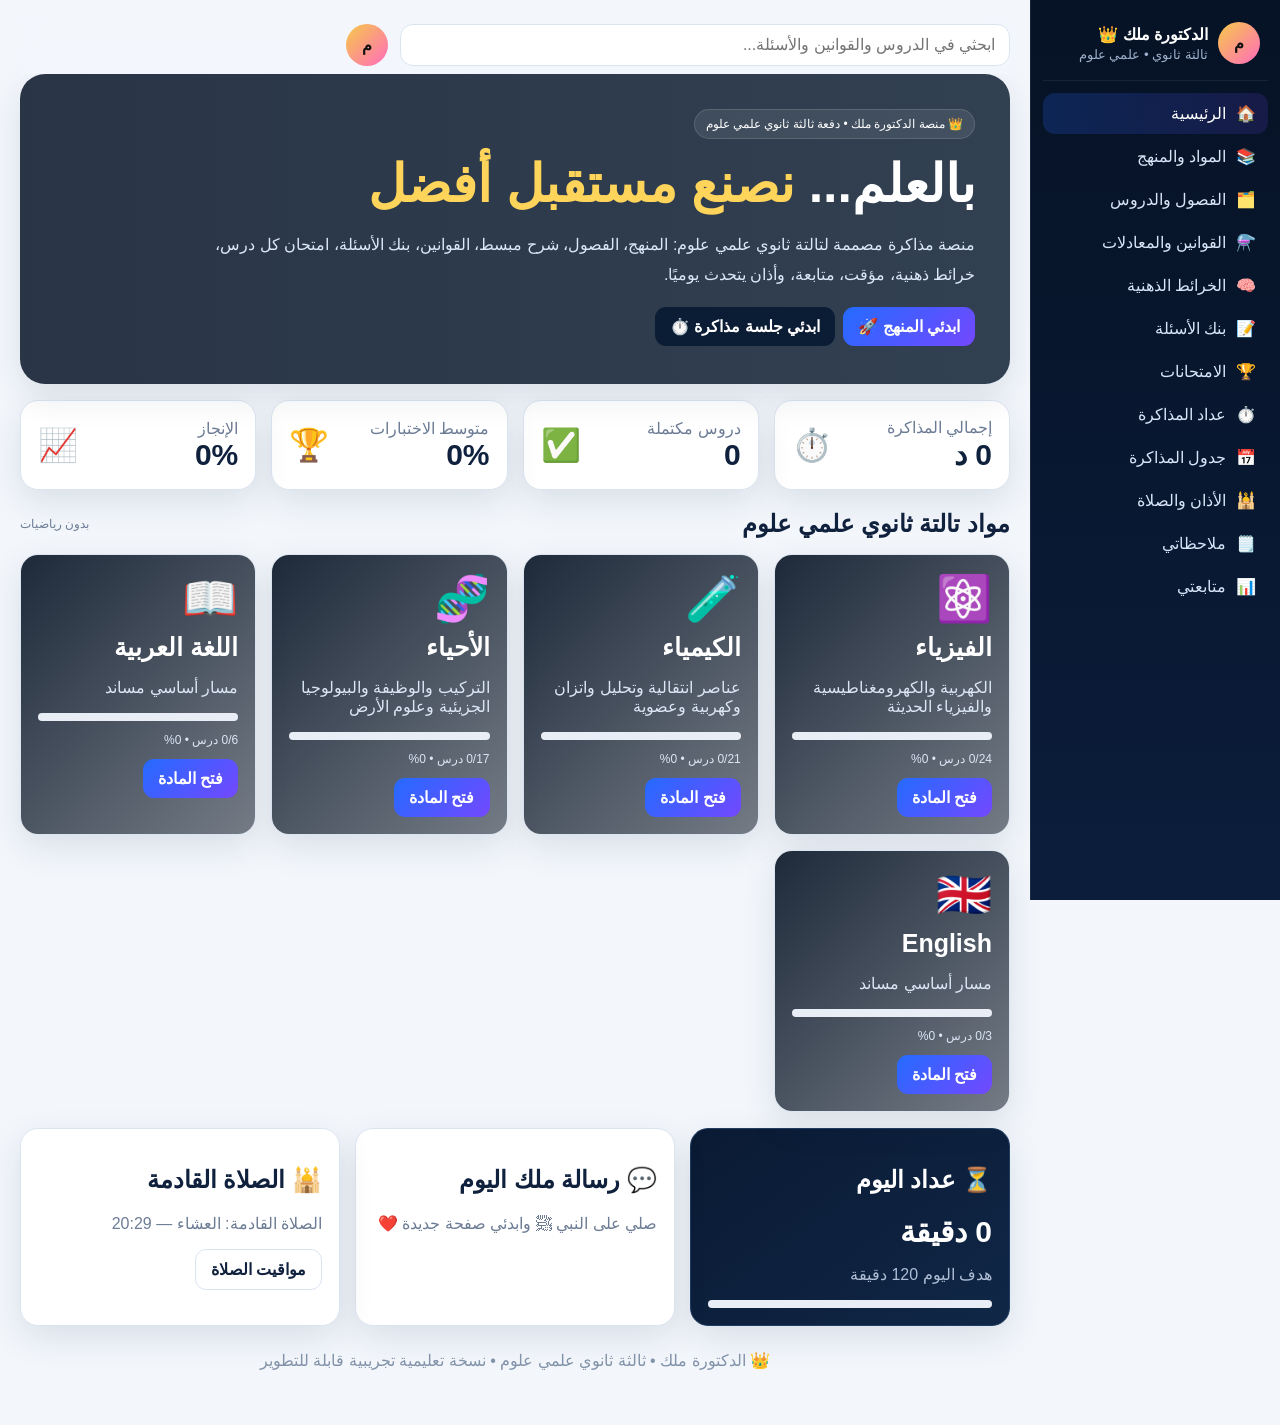
<file: index.html>
<!DOCTYPE html>
<html lang="ar" dir="rtl">
<head>
<meta charset="UTF-8">
<meta name="viewport" content="width=device-width,initial-scale=1">
<meta name="theme-color" content="#061326">
<title>الدكتورة ملك | ثالثة ثانوي علمي علوم</title>
<style>
:root{
 --nav:#061225;--bg:#f3f7fc;--card:#fff;--ink:#10213d;--muted:#6c7c95;--line:#dbe5f1;
 --blue:#246bff;--cyan:#18b6d9;--green:#12b981;--purple:#7448ff;--orange:#ff9f2e;--red:#ef5367;
 --darkCard:#0a1a33;--shadow:0 12px 35px rgba(13,35,67,.11);--r:18px;
}
*{box-sizing:border-box}html{scroll-behavior:smooth}body{margin:0;font-family:Tahoma,Arial,sans-serif;background:var(--bg);color:var(--ink)}
button,input,textarea,select{font:inherit}button{cursor:pointer}.app{min-height:100vh}
.sidebar{position:fixed;right:0;top:0;bottom:0;width:250px;background:linear-gradient(180deg,#061225,#0b1d3b);color:#fff;padding:15px 12px;z-index:50;overflow:auto;border-left:1px solid #ffffff14}
.brand{display:flex;align-items:center;gap:10px;padding:7px 8px 16px;border-bottom:1px solid #ffffff13}.brandAvatar{width:42px;height:42px;border-radius:50%;background:linear-gradient(135deg,#f7c948,#ff6cbd);display:grid;place-items:center;color:#111;font-weight:900}.brand b{font-size:16px}.brand small{display:block;color:#9fb1cc;margin-top:3px}
.nav{padding-top:10px}.nav button{width:100%;background:transparent;border:0;color:#d8e4f7;text-align:right;padding:11px 12px;border-radius:12px;margin:2px 0;display:flex;align-items:center;gap:10px}.nav button:hover,.nav button.active{background:linear-gradient(90deg,#246bff35,#7448ff25);color:#fff}.nav .label{flex:1}
.main{margin-right:250px;min-height:100vh;padding:16px 20px 30px}.topbar{height:58px;display:flex;align-items:center;gap:12px;position:sticky;top:0;z-index:25;background:rgba(243,247,252,.9);backdrop-filter:blur(12px)}
.search{flex:1;max-width:610px;border:1px solid var(--line);background:#fff;border-radius:13px;padding:11px 14px;outline:0}.search:focus{border-color:var(--blue)}.mobile{display:none;background:#fff;border:1px solid var(--line);border-radius:11px;padding:9px 12px}
.page{display:none}.page.active{display:block}.hero{border-radius:25px;overflow:hidden;min-height:310px;position:relative;color:#fff;background:linear-gradient(90deg,#061326d9,#07182cd1),url("https://images.unsplash.com/photo-1523240795612-9a054b0db644?auto=format&fit=crop&w=1800&q=85") center/cover;box-shadow:var(--shadow)}
.heroInner{padding:35px;max-width:850px}.tag{display:inline-flex;padding:7px 11px;border-radius:999px;background:#ffffff16;border:1px solid #ffffff22;font-size:12px}.hero h1{font-size:clamp(30px,4.2vw,52px);margin:15px 0 8px}.hero p{line-height:1.9;color:#dce8f8}.gold{color:#ffd45a}.actions{display:flex;gap:8px;flex-wrap:wrap;margin-top:16px}.btn{border:0;border-radius:11px;padding:10px 15px;background:linear-gradient(135deg,#246bff,#7448ff);color:#fff;font-weight:800}.btn.secondary{background:#fff;color:var(--ink);border:1px solid var(--line)}.btn.dark{background:#0b1c35}.btn.green{background:linear-gradient(135deg,#0da67a,#17c998)}.btn.red{background:#fff1f2;color:#c93649;border:1px solid #ffd0d5}
.grid{display:grid;grid-template-columns:repeat(3,1fr);gap:15px;margin-top:16px}.grid4{grid-template-columns:repeat(4,1fr)}.card{background:var(--card);border:1px solid var(--line);border-radius:var(--r);padding:17px;box-shadow:var(--shadow)}.darkCard{background:linear-gradient(145deg,#0a1a33,#102747);color:#fff;border:1px solid #203c62}
.stat{display:flex;justify-content:space-between;align-items:center;gap:12px}.num{font-size:30px;font-weight:900}.muted{color:var(--muted)}.darkCard .muted{color:#aebed5}.small{font-size:12px}.section{margin-top:20px}.sectionTitle{display:flex;justify-content:space-between;align-items:center;gap:10px}.sectionTitle h2{margin:0}.icon{font-size:32px}.progress{height:8px;background:#e9eef6;border-radius:99px;overflow:hidden}.progress i{display:block;height:100%;width:0;border-radius:99px;background:linear-gradient(90deg,#246bff,#7448ff)}
.subject{min-height:220px;color:#fff;position:relative;overflow:hidden;background-size:cover;background-position:center}.subject:before{content:"";position:absolute;inset:0;background:linear-gradient(135deg,#071426e8,#0714268f)}.subject>*{position:relative;z-index:1}.physics{background-image:url("https://images.unsplash.com/photo-1635070041078-e363dbe005cb?auto=format&fit=crop&w=1200&q=80")}.chem{background-image:url("https://images.unsplash.com/photo-1532094349884-543bc11b234d?auto=format&fit=crop&w=1200&q=80")}.bio{background-image:url("https://images.unsplash.com/photo-1530026405186-ed1f139313f8?auto=format&fit=crop&w=1200&q=80")}.arabic{background-image:url("https://images.unsplash.com/photo-1456513080510-7bf3a84b82f8?auto=format&fit=crop&w=1200&q=80")}.english{background-image:url("https://images.unsplash.com/photo-1529070538774-1843cb3265df?auto=format&fit=crop&w=1200&q=80")}.subject .subjectIcon{font-size:45px}.subject h2{font-size:25px;margin:8px 0}.subject p{color:#dbe6f5}
.tabs{display:flex;gap:7px;flex-wrap:wrap;margin:13px 0}.tabs button{background:#fff;border:1px solid var(--line);padding:9px 12px;border-radius:10px;color:#344765}.tabs button.active{background:var(--blue);color:#fff;border-color:var(--blue)}
.lessonRow{display:flex;align-items:center;justify-content:space-between;gap:10px;padding:13px;border:1px solid var(--line);border-radius:13px;background:#fbfdff;margin:8px 0}.lessonLeft{display:flex;align-items:center;gap:10px}.lessonNo{width:39px;height:39px;border-radius:11px;background:#edf3ff;color:#246bff;display:grid;place-items:center;font-weight:900}.done{color:var(--green);font-weight:900}
.chapter{border:1px solid var(--line);border-radius:15px;margin:10px 0;overflow:hidden;background:#fff}.chapterHead{padding:14px 16px;display:flex;justify-content:space-between;align-items:center;gap:10px;background:linear-gradient(90deg,#f8fbff,#fff)}.chapterBody{padding:0 15px 15px}.chapterTitle{font-weight:900}
.explain{line-height:1.95;color:#40536f}.law{font-family:"Courier New",monospace;direction:ltr;text-align:center;background:#07152a;color:#eaf2ff;border:1px solid #27456f;border-radius:12px;padding:13px;margin:10px 0;font-size:18px}.note{background:#fff8df;border-right:4px solid #ffc83d;padding:12px;border-radius:10px;color:#6a5310}.note.blue{background:#edf5ff;border-color:#4f8cff;color:#294b83}.note.green{background:#edfff8;border-color:#17b98a;color:#166b55}
textarea.noteInput{width:100%;min-height:110px;border:1px solid var(--line);border-radius:12px;padding:12px;outline:0;resize:vertical}.select{width:100%;border:1px solid var(--line);border-radius:11px;background:#fff;padding:10px}
.timerBox{display:grid;grid-template-columns:1.1fr .9fr;gap:16px}.timer{text-align:center}.clock{width:250px;height:250px;border-radius:50%;margin:12px auto 18px;border:10px solid #e5ebf5;display:grid;place-items:center;box-shadow:inset 0 0 35px #0b1b3420}.time{font-size:56px;font-weight:900;color:#132847}.quote{font-weight:900;color:#6f45e9;margin-top:12px}
.question{font-size:18px;font-weight:900;line-height:1.8}.answer{width:100%;text-align:right;background:#fff;border:1px solid var(--line);border-radius:11px;padding:12px;margin:7px 0}.answer.selected{border-color:#246bff;background:#edf4ff}.answer.correct{border-color:#13b982;background:#edfff8}.answer.wrong{border-color:#ef5367;background:#fff1f2}.score{font-size:68px;font-weight:900;color:#246bff;text-align:center}
.tableWrap{overflow:auto}.schedule{width:100%;border-collapse:separate;border-spacing:6px;min-width:760px}.schedule th,.schedule td{padding:12px;background:#f8fbff;border:1px solid var(--line);border-radius:8px;text-align:center}
.prayerRow{display:flex;align-items:center;justify-content:space-between;padding:12px 5px;border-bottom:1px solid #edf1f7}.prayerRow.next{background:#edf5ff;border-radius:10px;color:#1752b8}.audio{width:100%;margin-top:8px}.mind{min-height:400px;position:relative;overflow:hidden;background:radial-gradient(circle at center,#eaf2ff,#fff 62%)}.mindCenter{position:absolute;left:50%;top:50%;transform:translate(-50%,-50%);width:125px;height:125px;border-radius:50%;background:linear-gradient(135deg,#246bff,#7448ff);color:#fff;display:grid;place-items:center;text-align:center;font-weight:900;box-shadow:0 0 45px #246bff40}.node{position:absolute;padding:12px 16px;background:#fff;border:2px solid #dce7f6;border-radius:13px;box-shadow:var(--shadow);min-width:140px;text-align:center}.n1{right:8%;top:13%}.n2{left:8%;top:13%}.n3{right:8%;bottom:13%}.n4{left:8%;bottom:13%}.n5{left:50%;top:6%;transform:translateX(-50%)}.n6{left:50%;bottom:6%;transform:translateX(-50%)}
.barChart{height:170px;display:flex;align-items:flex-end;gap:8px;padding:10px 4px}.bar{flex:1;background:linear-gradient(180deg,#7448ff,#246bff);border-radius:7px 7px 2px 2px;min-height:4px;position:relative}.bar span{position:absolute;bottom:-22px;right:50%;transform:translateX(50%);font-size:10px;color:var(--muted)}
.toast{position:fixed;bottom:20px;left:20px;background:#0b1c35;color:#fff;border-radius:11px;padding:12px 15px;z-index:100;display:none;box-shadow:var(--shadow)}
.footer{text-align:center;color:#8292a9;padding:25px}.hidden{display:none!important}
@media(max-width:1050px){.grid4{grid-template-columns:1fr 1fr}.grid{grid-template-columns:1fr 1fr}.timerBox{grid-template-columns:1fr}}
@media(max-width:760px){.sidebar{transform:translateX(100%);transition:.25s}.sidebar.open{transform:translateX(0)}.main{margin-right:0;padding:10px}.mobile{display:block}.grid,.grid4{grid-template-columns:1fr}.topbar{position:static}.heroInner{padding:22px}.mind{min-height:480px}.node{min-width:105px;padding:9px;font-size:12px}.n1{right:3%;top:14%}.n2{left:3%;top:14%}.n3{right:3%;bottom:14%}.n4{left:3%;bottom:14%}.n5{top:4%}.n6{bottom:4%}}
</style>
</head>
<body>
<div class="app">
<aside class="sidebar" id="sidebar">
 <div class="brand"><div class="brandAvatar">م</div><div><b>الدكتورة ملك 👑</b><small>ثالثة ثانوي • علمي علوم</small></div></div>
 <nav class="nav">
  <button class="active" data-page="home">🏠 <span class="label">الرئيسية</span></button>
  <button data-page="subjects">📚 <span class="label">المواد والمنهج</span></button>
  <button data-page="chapters">🗂️ <span class="label">الفصول والدروس</span></button>
  <button data-page="laws">⚗️ <span class="label">القوانين والمعادلات</span></button>
  <button data-page="maps">🧠 <span class="label">الخرائط الذهنية</span></button>
  <button data-page="bank">📝 <span class="label">بنك الأسئلة</span></button>
  <button data-page="exams">🏆 <span class="label">الامتحانات</span></button>
  <button data-page="timer">⏱️ <span class="label">عداد المذاكرة</span></button>
  <button data-page="schedule">📅 <span class="label">جدول المذاكرة</span></button>
  <button data-page="prayer">🕌 <span class="label">الأذان والصلاة</span></button>
  <button data-page="notes">🗒️ <span class="label">ملاحظاتي</span></button>
  <button data-page="progress">📊 <span class="label">متابعتي</span></button>
 </nav>
</aside>

<main class="main">
 <div class="topbar"><button class="mobile" onclick="toggleSide()">☰</button><input id="search" class="search" placeholder="ابحثي في الدروس والقوانين والأسئلة..."><div class="brandAvatar">م</div></div>

<section id="home" class="page active">
 <div class="hero"><div class="heroInner">
  <span class="tag">👑 منصة الدكتورة ملك • دفعة ثالثة ثانوي علمي علوم</span>
  <h1>بالعلم... <span class="gold">نصنع مستقبل أفضل</span></h1>
  <p>منصة مذاكرة مصممة لتالتة ثانوي علمي علوم: المنهج، الفصول، شرح مبسط، القوانين، بنك الأسئلة، امتحان كل درس، خرائط ذهنية، مؤقت، متابعة، وأذان يتحدث يوميًا.</p>
  <div class="actions"><button class="btn" onclick="showPage('subjects')">ابدئي المنهج 🚀</button><button class="btn dark" onclick="showPage('timer')">ابدئي جلسة مذاكرة ⏱️</button></div>
 </div></div>

 <div class="grid grid4">
  <div class="card stat"><div><div class="muted">إجمالي المذاكرة</div><div class="num" id="sMinutes">0 د</div></div><span class="icon">⏱️</span></div>
  <div class="card stat"><div><div class="muted">دروس مكتملة</div><div class="num" id="sDone">0</div></div><span class="icon">✅</span></div>
  <div class="card stat"><div><div class="muted">متوسط الاختبارات</div><div class="num" id="sAvg">0%</div></div><span class="icon">🏆</span></div>
  <div class="card stat"><div><div class="muted">الإنجاز</div><div class="num" id="sPercent">0%</div></div><span class="icon">📈</span></div>
 </div>

 <div class="section sectionTitle"><h2>مواد تالتة ثانوي علمي علوم</h2><span class="muted small">بدون رياضيات</span></div>
 <div id="homeSubjects" class="grid grid4"></div>

 <div class="grid">
  <div class="darkCard card"><h2>⏳ عداد اليوم</h2><div class="num" id="todayMinutes">0 دقيقة</div><p class="muted">هدف اليوم 120 دقيقة</p><div class="progress"><i id="todayBar"></i></div></div>
  <div class="card"><h2>💬 رسالة ملك اليوم</h2><p id="dailyQuote" class="muted">كل سؤال بتحليه النهارده بيقربك من الدرجة اللي نفسك فيها.</p></div>
  <div class="card"><h2>🕌 الصلاة القادمة</h2><p id="nextPrayerHome" class="muted">جاري حساب المواقيت...</p><button class="btn secondary" onclick="showPage('prayer')">مواقيت الصلاة</button></div>
 </div>
</section>

<section id="subjects" class="page">
 <h1>📚 المواد</h1><p class="muted">المنهج الرئيسي للصف الثالث الثانوي علمي علوم. تم ترتيب الفيزياء والكيمياء والأحياء وفق فهارس المنهج المنشورة، مع مواد اللغة العربية والإنجليزية كمسارات مساندة.</p>
 <div id="subjectGrid" class="grid"></div>
</section>

<section id="chapters" class="page">
 <h1>🗂️ الفصول والدروس</h1><p class="muted">اختاري المادة ثم الفصل ثم الدرس. لكل درس شرح، نقاط مهمة، قانون/قاعدة، ملاحظات، وأسئلة امتحان.</p>
 <div id="chapterTabs" class="tabs"></div><div id="chapterList"></div>
</section>

<section id="laws" class="page">
 <h1>⚗️ القوانين والمعادلات</h1><p class="muted">مرجع سريع للقوانين المهمة في المنهج.</p>
 <div id="lawTabs" class="tabs"></div><div id="lawList"></div>
</section>

<section id="maps" class="page">
 <h1>🧠 الخرائط الذهنية</h1><p class="muted">خريطة تلخص كل مادة بطريقة بصرية.</p>
 <div id="mapTabs" class="tabs"></div><div id="mind" class="card mind"></div>
</section>

<section id="bank" class="page">
 <h1>📝 بنك الأسئلة</h1><p class="muted">فلترة حسب المادة والفصل والدرس، ثم حل سؤال عشوائي.</p>
 <div class="card"><div class="grid">
  <select id="bankSubject" class="select"></select><select id="bankChapter" class="select"></select><select id="bankLesson" class="select"></select>
 </div><div class="actions"><button class="btn" onclick="randomQuestion()">سؤال عشوائي 🎲</button><button class="btn secondary" onclick="bankAll()">عرض بنك الأسئلة</button></div></div>
 <div id="bankBox" class="section"></div>
</section>

<section id="exams" class="page">
 <h1>🏆 الامتحانات</h1><p class="muted">امتحان لكل درس + امتحان لكل فصل + امتحان شامل للمادة، مع تصحيح تلقائي.</p>
 <div id="examCards" class="grid"></div><div id="examBox" class="card section hidden"></div>
</section>

<section id="timer" class="page">
 <h1>⏱️ عداد المذاكرة</h1>
 <div class="timerBox">
  <div class="card timer"><div class="muted">جلسة مذاكرة</div><select id="timerLesson" class="select"></select>
   <div class="clock"><div><div class="time" id="timerDisplay">50:00</div><div class="muted">المتبقي</div></div></div>
   <div class="actions" style="justify-content:center"><button class="btn" id="timerBtn" onclick="toggleTimer()">ابدئي</button><button class="btn secondary" onclick="resetTimer()">إعادة</button><button class="btn secondary" onclick="preset(25)">25 دقيقة</button><button class="btn secondary" onclick="preset(50)">50 دقيقة</button></div>
   <div class="quote" id="timerQuote">صلي على النبي ﷺ ❤️</div>
  </div>
  <div class="card"><h2>📊 وقتك</h2><div class="stat"><span>الإجمالي</span><b id="timerTotal">0 دقيقة</b></div><hr><div class="stat"><span>جلسات مكتملة</span><b id="timerSessions">0</b></div><hr><div class="stat"><span>وقت الدرس المحدد</span><b id="lessonTime">0 دقيقة</b></div><div class="note blue" style="margin-top:15px">كل دقيقة تشغيل تُسجل على الدرس المختار وتدخل في المتابعة.</div></div>
 </div>
</section>

<section id="schedule" class="page">
 <h1>📅 جدول المذاكرة</h1><div class="card tableWrap"><table class="schedule"><thead><tr><th>اليوم</th><th>الجلسة 1</th><th>الجلسة 2</th><th>الجلسة 3</th><th>المراجعة</th></tr></thead><tbody>
 <tr><th>السبت</th><td>فيزياء</td><td>كيمياء</td><td>بنك أسئلة</td><td>قوانين</td></tr><tr><th>الأحد</th><td>أحياء</td><td>فيزياء</td><td>امتحان درس</td><td>ملاحظات</td></tr><tr><th>الاثنين</th><td>كيمياء</td><td>أحياء</td><td>بنك أسئلة</td><td>خريطة ذهنية</td></tr><tr><th>الثلاثاء</th><td>فيزياء</td><td>عربي</td><td>امتحان فصل</td><td>قوانين</td></tr><tr><th>الأربعاء</th><td>أحياء</td><td>كيمياء</td><td>بنك أسئلة</td><td>مراجعة أخطاء</td></tr><tr><th>الخميس</th><td>فيزياء</td><td>English</td><td>امتحان شامل</td><td>مراجعة</td></tr><tr><th>الجمعة</th><td>مراجعة خفيفة</td><td>أذكار</td><td>راحة</td><td>تخطيط الأسبوع</td></tr>
 </tbody></table></div>
</section>

<section id="prayer" class="page">
 <h1>🕌 الأذان ومواقيت الصلاة</h1>
 <div class="grid">
  <div class="card"><div class="sectionTitle"><h2>مواقيت اليوم</h2><span id="prayerDate" class="badge"></span></div><p class="muted">المواقيت تتجدد تلقائيًا حسب التاريخ. المدينة الافتراضية: القاهرة.</p><div id="prayers"></div><button class="btn secondary" onclick="loadPrayer(true)">تحديث الآن</button></div>
  <div class="card"><h2>🔊 صوت الأذان</h2><p class="muted">تم إعداد مشغل لصوت أذان مرخّص CC0 من Wikimedia Commons. قد يحتاج المتصفح إلى ضغط تشغيل أول مرة.</p>
   <audio id="adhanAudio" class="audio" controls preload="none" src="https://upload.wikimedia.org/wikipedia/commons/e/e7/Adhan.ogg"></audio>
   <div class="actions"><button class="btn" onclick="playAdhan()">تشغيل الأذان</button><button class="btn secondary" onclick="testReminder()">اختبار التنبيه</button></div>
   <div class="note green" style="margin-top:15px">ملاحظة: المتصفح قد يمنع التشغيل التلقائي للصوت حتى يتم التفاعل مع الصفحة مرة واحدة.</div>
  </div>
 </div>
 <div class="card section"><h2>📿 تذكير الصلاة على النبي ﷺ</h2><p class="muted">كل 10 دقائق أثناء استخدام الصفحة سيظهر تنبيه، ويحاول المتصفح نطق التذكير صوتيًا إذا كان مسموحًا.</p><div id="reminderStatus" class="note">التذكير يعمل عند إبقاء الصفحة مفتوحة.</div></div>
</section>

<section id="notes" class="page">
 <h1>🗒️ ملاحظاتي</h1><p class="muted">اكتبي ملحوظاتك لكل درس واحفظيها على الجهاز.</p><div id="notesList"></div>
</section>

<section id="progress" class="page">
 <h1>📊 متابعتي</h1><div class="grid grid4">
  <div class="card"><div class="muted">الدروس المكتملة</div><div class="num" id="pDone">0</div></div><div class="card"><div class="muted">الاختبارات</div><div class="num" id="pExams">0</div></div><div class="card"><div class="muted">المتوسط</div><div class="num" id="pAvg">0%</div></div><div class="card"><div class="muted">النقاط</div><div class="num" id="pPoints">0</div></div>
 </div><div class="grid"><div class="card"><h2>📚 تقدم المواد</h2><div id="progressSubjects"></div></div><div class="card"><h2>⏱️ آخر 7 أيام</h2><div id="chart" class="barChart"></div></div></div>
 <div class="card section"><h2>🏆 آخر النتائج</h2><div id="results"></div></div>
</section>

<div class="footer">👑 الدكتورة ملك • ثالثة ثانوي علمي علوم • نسخة تعليمية تجريبية قابلة للتطوير</div>
</main></div>
<div id="toast" class="toast"></div>

<script>
/* ============================================================
   بيانات ثالثة ثانوي علمي علوم
   الفهارس الأساسية أدناه مبنية على فهارس منشورة للمنهج المصري.
   لا نضع نصوص الكتب حرفيًا؛ نستخدم شرحًا تعليميًا أصليًا مختصرًا.
   ============================================================ */
const DATA=[
{id:"physics",name:"الفيزياء",icon:"⚛️",cls:"physics",desc:"الكهربية والكهرومغناطيسية والفيزياء الحديثة",chapters:[
 {name:"الفصل الأول: التيار الكهربي وقانون أوم وقانونا كيرتشوف",intro:"فهم التيار وفرق الجهد والمقاومة وتطبيق قوانين أوم وكيرتشوف على الدوائر.",
 lessons:[
  ["التيار الكهربي","كمية الشحنة التي تعبر مقطعًا من موصل في وحدة الزمن.","I = Q / t","ركزي على الوحدات: الأمبير = كولوم/ثانية."],
  ["قانون أوم والمقاومة","العلاقة بين فرق الجهد وشدة التيار والمقاومة عند ثبوت الظروف.","V = I R","استخدمي مثلث V-I-R لإعادة ترتيب القانون."],
  ["توصيل المقاومات","حساب المقاومة المكافئة في التوالي والتوازي.","Rₛ = R₁+R₂+…","في التوازي يكون فرق الجهد متساويًا على الفروع."],
  ["قانونا كيرتشوف","تحليل الدوائر التي تحتوي أكثر من مسار ومصدر.","ΣI = 0 ، ΣΔV = 0","حددي اتجاهات التيارات أولًا ثم طبقي القوانين."],
  ["تطبيقات ومسائل الدوائر","تجميع قوانين الفصل في مسائل مركبة.","I = E/(R+r)","اكتبي المعطيات ثم القانون ثم التعويض ثم الوحدة."]
 ]},
 {name:"الفصل الثاني: التأثير المغناطيسي للتيار الكهربي وأجهزة القياس",intro:"العلاقة بين التيار والمجال المغناطيسي والقوة المغناطيسية وأجهزة القياس.",
 lessons:[
  ["المجال المغناطيسي لتيار مستقيم","تحديد اتجاه وشدة المجال حول موصل يمر به تيار.","B ∝ I/r","قاعدة اليد اليمنى تساعد في تحديد الاتجاه."],
  ["القوة على سلك يمر به تيار","القوة المغناطيسية الناتجة عن وجود السلك داخل مجال.","F = B I L sinθ","تكون القوة أكبر عندما تكون الزاوية 90°."],
  ["القوة بين سلكين متوازيين","تحديد التجاذب أو التنافر بين تيارين متوازيين.","F/L = μ₀ I₁I₂/(2πd)","تياران في نفس الاتجاه يتجاذبان."],
  ["الجلفانومتر والأميتر والفولتميتر","تحويل أجهزة القياس وقراءة دوائرها.","V = IR","تذكري أن الأميتر يوصل على التوالي والفولتميتر على التوازي."]
 ]},
 {name:"الفصل الثالث: الحث الكهرومغناطيسي",intro:"فهم توليد القوة الدافعة المستحثة وقانون فاراداي وقاعدة لنز والمولدات والمحولات.",
 lessons:[
  ["تجربة فاراداي والحث","تغير الفيض المغناطيسي يولد قوة دافعة مستحثة.","ε ∝ ΔΦ/Δt","المهم هو التغير في الفيض وليس وجود المجال فقط."],
  ["قانونا فاراداي","ربط القوة الدافعة بعدد اللفات ومعدل تغير الفيض.","ε = -N ΔΦ/Δt","الإشارة السالبة تعبر عن قاعدة لنز."],
  ["قاعدة لنز","اتجاه التيار المستحث يقاوم التغير المسبب له.","Lenz: oppose the change","حددي أولًا اتجاه التغير في الفيض."],
  ["الحث الذاتي والمتبادل","توليد قوة دافعة بسبب تغير التيار في ملف أو ملف قريب.","ε = -L ΔI/Δt","الحث الذاتي خاص بالملف نفسه والمتبادل بين ملفين."],
  ["المولد والمحول","تحويل الطاقة الميكانيكية والكهربائية ورفع/خفض الجهد.","Vₚ/Vₛ = Nₚ/Nₛ","في المحول المثالي القدرة الداخلة تساوي الخارجة."]
 ]},
 {name:"الفصل الرابع: دوائر التيار المتردد",intro:"الخصائص الفعالة للتيار المتردد والمقاومة والملف والمكثف والدوائر المركبة.",
 lessons:[
  ["التيار المتردد والقيم الفعالة","فهم القيمة اللحظية والفعالة والتردد.","Iᵣₘₛ = I₀/√2","فرقي بين القيمة العظمى والفعالة."],
  ["دائرة مقاومة أومية","علاقة الجهد والتيار في المقاومة مع التيار المتردد.","V = IR","الجهد والتيار متفقان في الطور."],
  ["دائرة الملف والمكثف","المفاعلة الحثية والسعوية وتأثير التردد.","Xᴸ=ωL ، Xᶜ=1/(ωC)","زيادة التردد تزيد Xᴸ وتقلل Xᶜ."],
  ["دوائر RLC والرنين","دراسة الممانعة والرنين في دائرة مترددة.","Z = √(R²+(Xᴸ-Xᶜ)²)","الرنين عندما Xᴸ = Xᶜ."]
 ]},
 {name:"الفصل الخامس: ازدواجية الموجة والجسيم",intro:"الطبيعة المزدوجة للمادة والإشعاع وتأثير الفوتونات.","lessons":[
  ["الفوتون والطاقة","ربط طاقة الفوتون بتردده.","E = hf","التردد الأعلى يعني طاقة فوتون أكبر."],
  ["ازدواجية دي برولي","المادة يمكن أن تظهر خواص موجية.","λ = h/p","كلما زخم الجسيم أكبر قل طول موجته."]
 ]},
 {name:"الفصل السادس: الأطياف الذرية",intro:"مستويات الطاقة والطيف الذري وانتقالات الإلكترونات.","lessons":[
  ["مستويات الطاقة والطيف","الإلكترون ينتقل بين مستويات وينبعث أو يمتص فوتون.","ΔE = hf","خطوط الطيف مرتبطة بفروق مستويات الطاقة."]
 ]},
 {name:"الفصل السابع: الليزر",intro:"خصائص ضوء الليزر وآلية الانبعاث المحفز وتطبيقاته.","lessons":[
  ["الليزر والانبعاث المحفز","ضوء مترابط عالي الاتجاه يعتمد على الانبعاث المحفز.","E = hf","من خصائصه الترابط وشدة الاتجاه."]
 ]},
 {name:"الفصل الثامن: الإلكترونيات الحديثة",intro:"أشباه الموصلات والثنائيات والترانزستور وتطبيقاتها.","lessons":[
  ["أشباه الموصلات والثنائي","فهم المواد شبه الموصلة وسلوك الوصلة الثنائية.","I = f(V)","الثنائي يسمح بمرور التيار في اتجاه أساسي."],
  ["الترانزستور وتطبيقاته","استخدام الترانزستور في التكبير والتحكم.","I_E = I_C + I_B","احفظي علاقة التيارات الأساسية."]
 ]}
]},
{id:"chem",name:"الكيمياء",icon:"🧪",cls:"chem",desc:"عناصر انتقالية وتحليل واتزان وكهربية وعضوية",chapters:[
 {name:"الباب الأول: العناصر الانتقالية",intro:"خصائص السلسلة الانتقالية الأولى والحديد والسبائك وأكاسيده.",lessons:[
  ["السلسلة الانتقالية الأولى","التوزيع الإلكتروني والخواص العامة للعناصر الانتقالية.","[Ar] 3dⁿ 4s²","راجعي العلاقة بين التوزيع الإلكتروني والخواص."],
  ["خواص السلسلة الانتقالية","الألوان والمغناطيسية والنشاط الحفزي وحالات التأكسد.","عدد التأكسد ≠ الشحنة دائمًا","قارني الخواص تدريجيًا عبر السلسلة."],
  ["الحديد واستخلاصه","الخامات وأفران الاختزال وخطوات إنتاج الحديد.","Fe₂O₃ + 3CO → 2Fe + 3CO₂","اربطي كل منطقة في الفرن بالتفاعل المناسب."],
  ["الحديد الصلب والسبائك","تعديل خواص الحديد بإضافة عناصر مختلفة.","خواص السبيكة تعتمد على تركيبها","احفظي أمثلة الاستخدامات مع السبب."],
  ["خواص وأكاسيد الحديد","التفاعلات المهمة للحديد وأكاسيده.","Fe + 2HCl → FeCl₂ + H₂","ميزي بين Fe²⁺ وFe³⁺ في التفاعلات."]
 ]},
 {name:"الباب الثاني: التحليل الكيميائي",intro:"التحليل الوصفي والكمي للكشف عن الأيونات وحساب الكميات.",lessons:[
  ["التحليل الكيميائي الوصفي","الكشف عن الأنيونات والكاتيونات بالملاحظات والتفاعلات.","اختبار → ملاحظة → استنتاج","ركزي على لون الراسب والغاز والذوبان."],
  ["التحليل الكيميائي الكمي","الحسابات المرتبطة بالمعايرة والترسيب والتحليل الكمي.","n = C × V","استخدمي معادلة التفاعل قبل التعويض."]
 ]},
 {name:"الباب الثالث: الاتزان الكيميائي",intro:"سرعة التفاعل والاتزان والمحاليل الإلكتروليتية وتأين الماء والتحليل المائي وحاصل الإذابة.",lessons:[
  ["معدل التفاعل الكيميائي","العوامل المؤثرة في سرعة التفاعل ونظرية التصادم.","Rate = Δconcentration/Δt","زيادة الحرارة أو التركيز قد تزيد معدل التصادمات الفعالة."],
  ["المحاليل الإلكتروليتية","التأين وقوة الإلكتروليت والتوصيل.","α = عدد الجزيئات المتأينة/الكلية","فرقي بين الإلكتروليت القوي والضعيف."],
  ["تأين الماء","ثابت تأين الماء وعلاقة +H و-OH.","Kᵥ = [H⁺][OH⁻]","في الماء النقي يتساوى تركيز الأيونين."],
  ["التحليل المائي للأملاح","تفاعل أيونات الملح مع الماء وتأثيره على الوسط.","pH يعتمد على طبيعة الملح","حددي مصدر الأيون قبل الحكم على الوسط."],
  ["حاصل الإذابة","الاتزان بين الراسب والأيونات في المحلول.","Ksp = [ion]ᵃ[ion]ᵇ","قارنة Qsp مع Ksp تساعد في توقع الترسيب."]
 ]},
 {name:"الباب الرابع: الكيمياء الكهربية",intro:"الخلايا الجلفانية والتآكل وقوانين فاراداي والتطبيقات.",lessons:[
  ["الخلايا الجلفانية وإنتاج الطاقة","تحويل الطاقة الكيميائية إلى كهربائية.","E°cell = E°cathode − E°anode","الكاثود اختزال والأنود أكسدة."],
  ["تآكل المعادن","الأكسدة الكهروكيميائية للمعادن وطرق الحماية.","Fe → Fe²⁺ + 2e⁻","العزل والطلاء والحماية الكاثودية تقلل التآكل."],
  ["قوانين فاراداي للتحليل الكهربي","ربط كمية المادة المترسبة بكمية الكهرباء.","m ∝ It","الوحدات والزمن بالثواني مهمان."],
  ["تطبيقات التحليل الكهربي","الطلاء والاستخلاص والتنقية.","m = ZIt","اربطي التطبيق بنوع الخلية والقطب."]
 ]},
 {name:"الباب الخامس: الكيمياء العضوية",intro:"المركبات العضوية والهيدروكربونات والكحولات والفينولات ومشتقاتها.",lessons:[
  ["مقدمة في الكيمياء العضوية","مفهوم المركبات العضوية ونظرية القوى الحيوية تاريخيًا.","C أساس معظم المركبات العضوية","تعلمي قراءة الصيغ البنائية."],
  ["الصيغ الجزيئية والبنائية","تمثيل المركبات والتمييز بين الصيغة الجزيئية والبنائية.","درجة عدم التشبع = (2C+2+N-H-X)/2","استخدميها كمؤشر مساعد."],
  ["الهيدروكربونات الأليفاتية","الألكانات والألكينات والألكاينات وتفاعلاتها.","Alkane: CₙH₂ₙ₊₂","اربطي نوع الرابطة بالتفاعل المتوقع."],
  ["الهيدروكربونات الحلقية","المركبات الحلقية وخواصها الأساسية.","Cycloalkane: CₙH₂ₙ","قارني الصيغة العامة بالهيدروكربونات المفتوحة."],
  ["الكحولات والفينولات","المجموعة الهيدروكسيلية والخواص والتفاعلات.","R–OH","حددي نوع الكحول وموقع OH قبل الحل."]
 ]}
]},
{id:"bio",name:"الأحياء",icon:"🧬",cls:"bio",desc:"التركيب والوظيفة والبيولوجيا الجزيئية وعلوم الأرض",chapters:[
 {name:"الفصل الأول: الدعامة والحركة في الكائنات الحية",intro:"الدعامة والحركة في النبات والإنسان والعضلات والمفاصل.",lessons:[
  ["الدعامة في الكائنات الحية","الدعامة التركيبية والفسيولوجية ودورها في الحفاظ على الشكل.","دعامة = شكل + ثبات + حماية","قارني بين الدعامة في النبات والإنسان."],
  ["الحركة في الكائنات الحية","الحركة على مستوى النبات والحيوان والجهاز العضلي الهيكلي.","Actin + Myosin → contraction","ركزي على خطوات الانقباض العضلي."]
 ]},
 {name:"الفصل الثاني: التنسيق الهرموني",intro:"الغدد والهرمونات وآليات التغذية الراجعة والتنظيم الداخلي.",lessons:[
  ["التنسيق الهرموني والغدة النخامية","دور الغدة النخامية والهرمونات المنظمة للغدد الأخرى.","Hormone → receptor → response","التغذية الراجعة أساس مهم في التنظيم."],
  ["الغدة الدرقية وباقي الغدد","وظائف الهرمونات وتأثيرها في النمو والتمثيل الغذائي.","T₃/T₄ ↔ metabolism","اربطي كل غدة بالهرمونات ووظائفها."]
 ]},
 {name:"الفصل الثالث: التكاثر في الكائنات الحية",intro:"التكاثر اللاجنسي والجنسي وتكاثر النباتات الزهرية والتكاثر في الإنسان.",lessons:[
  ["طرق التكاثر في الكائنات الحية","التكاثر اللاجنسي والجنسي ومقارنتهما.","Asexual: one parent","ركزي على المميزات والعيوب والأمثلة."],
  ["التكاثر في النباتات الزهرية","الزهرة والتلقيح والإخصاب وتكوين البذور.","Pollination → fertilization → seed","رتبي مراحل دورة حياة النبات."],
  ["التكاثر في الإنسان: قبل الإخصاب","الجهاز التناسلي وتكوين الأمشاج ودورة الطمث.","FSH / LH / estrogen / progesterone","اربطي الهرمونات بمراحل الدورة."],
  ["الإخصاب والحمل","الإخصاب والانقسامات الأولى وتكوين الجنين.","Sperm + Ovum → Zygote","ميزي بين الإخصاب والانغراس." ]
 ]},
 {name:"الفصل الرابع: المناعة في الكائنات الحية",intro:"مناعة النبات ومكونات الجهاز المناعي وآليات الاستجابة المناعية.",lessons:[
  ["المناعة في النبات","الحواجز والدفاعات الكيميائية والتركيبية في النبات.","Defense barriers","قارني الدفاعات قبل دخول الممرض وبعده."],
  ["تركيب الجهاز المناعي في الإنسان","الأعضاء والخلايا المناعية والأجسام المضادة.","Antigen ↔ Antibody","احفظي وظيفة كل نوع من الخلايا."],
  ["آلية عمل الجهاز المناعي","المناعة الخلطية والخلوية والاستجابة للمستضد.","B cells → antibodies","ميزي بين الأجسام المضادة والخلايا التائية السامة."]
 ]},
 {name:"الفصل الخامس: الحمض النووي DNA والمعلومات الوراثية",intro:"اكتشاف المادة الوراثية وتركيب DNA والتضاعف والطفرات والمحتوى الجيني.",lessons:[
  ["جهود العلماء لمعرفة المادة الوراثية","التجارب التي دعمت أن DNA هو المادة الوراثية.","DNA → genetic information","رتبي الأدلة التاريخية من التجارب."],
  ["تركيب DNA وتضاعفه","النيوكليوتيدات والتكامل وقاعدة الاقتران وتضاعف DNA.","A=T ، C≡G","تذكري عدد الروابط الهيدروجينية."],
  ["DNA في أوليات وحقيقيات النواة والطفرات","تنظيم المادة الوراثية والاختلافات والطفرات.","Mutation = change in DNA","الطفرة قد تكون ضارة أو محايدة أو نافعة."]
 ]},
 {name:"الفصل السادس: الأحماض النووية وتخليق البروتين",intro:"RNA والنسخ والترجمة والتعبير الجيني والهندسة الوراثية.",lessons:[
  ["RNA وتخليق البروتين","النسخ والترجمة ودور أنواع RNA.","DNA → RNA → Protein","اربطي كل نوع RNA بوظيفته."],
  ["التكنولوجيا الجزيئية والهندسة الوراثية","أدوات وتطبيقات التعديل الجيني والتقنيات الحيوية.","Gene → product","ركزي على خطوات العزل والقطع والربط والنقل."]
 ]},
 {name:"الفصل السابع: الأحياء وعلوم الأرض",intro:"المفاهيم المرتبطة بعلوم الأرض والعمليات الجيولوجية في الجزء المقرر.",lessons:[
  ["الأحياء وعلوم الأرض","ربط العمليات الحيوية والبيئية بمفاهيم علوم الأرض.","System → interaction → change","راجعي المصطلحات والرسوم التخطيطية الخاصة بالجزء المقرر."]
 ]}
]},
{id:"arabic",name:"اللغة العربية",icon:"📖",cls:"arabic",desc:"مسار أساسي مساند",chapters:[
 {name:"النحو",intro:"مراجعة مركزة للقواعد والإعراب.",lessons:[["المرفوعات","تحديد المبتدأ والفاعل ونائب الفاعل.","المبتدأ والخبر مرفوعان","ابدئي بتحديد العامل."],["المنصوبات","المفعول به والحال والتمييز وغيرها.","المفعول به منصوب","اسألي: وقع الفعل على ماذا؟"],["المجرورات","المضاف إليه والاسم بعد حرف الجر.","حرف الجر + اسم مجرور","راجعي علامات الجر."],["الأساليب","الشرط والنفي والاستفهام والتعجب وغيرها.","إذا الشرطية → جملة شرطية","حددي أداة الأسلوب أولًا."]]},
 {name:"القراءة والبلاغة",intro:"الفكرة العامة والصور البيانية والأساليب.",lessons:[["فهم المقروء","استخراج الفكرة والدليل والاستنتاج.","سؤال → دليل من النص","لا تعتمدي على التخمين."],["البلاغة","التشبيه والاستعارة والكناية والمحسنات.","مشبه + أداة + مشبه به","ابحثي عن أداة التشبيه أو القرينة."]]}
]},
{id:"english",name:"English",icon:"🇬🇧",cls:"english",desc:"مسار أساسي مساند",chapters:[
 {name:"Grammar & Reading",intro:"قواعد ومهارات قراءة وتطبيق.",lessons:[["Tenses","Present/Past/Future والاستخدام في السياق.","Subject + verb","حددي الزمن من الكلمات الدالة."],["Conditionals & Modals","الشرط والأفعال الناقصة.","If + condition → result","راجعي نوع الشرط قبل الاختيار."],["Reading skills","keywords, main idea, inference.","Read → Find → Answer","الدليل داخل النص هو الأساس."]]}
]}
];

const Q=(q,answers,c)=>({q,a:answers,c});
const QUESTIONS={
"physics-0-0":[Q("إذا مرت شحنة 60 C خلال 20 s، فما شدة التيار؟",["1 A","3 A","20 A","80 A"],1),Q("وحدة شدة التيار؟",["فولت","أوم","أمبير","جول"],2)],
"physics-0-1":[Q("إذا V=12V وR=4Ω فإن I؟",["3 A","8 A","16 A","48 A"],0),Q("قانون أوم؟",["V=IR","P=VI","Q=It","E=hf"],0)],
"physics-0-2":[Q("مقاومتان 2Ω و3Ω على التوالي، المكافئة؟",["1Ω","5Ω","6Ω","2.5Ω"],1)],
"physics-0-3":[Q("قانون كيرتشوف الأول مرتبط بحفظ؟",["الكتلة","الشحنة","الطاقة الحرارية","الزمن"],1)],
"physics-1-0":[Q("اتجاه المجال حول سلك مستقيم يحدد باستخدام؟",["قاعدة اليد اليمنى","قانون أوم","قاعدة لنز","قانون فاراداي"],0)],
"physics-1-1":[Q("أكبر قوة مغناطيسية على سلك عندما θ؟",["0°","30°","60°","90°"],3)],
"physics-2-1":[Q("قانون فاراداي يرتبط بـ؟",["تغير الفيض","الكتلة","الحرارة","الضغط"],0)],
"physics-3-2":[Q("المفاعلة الحثية Xᴸ تزداد مع؟",["انخفاض التردد","زيادة التردد","انعدام L","انعدام C"],1)],
"physics-4-0":[Q("طاقة الفوتون تساوي؟",["E=hf","E=mc","V=IR","F=ma"],0)],
"chem-0-0":[Q("العناصر الانتقالية ترتبط غالبًا بامتلاء جزئي لـ؟",["s","p","d","f"],2)],
"chem-0-2":[Q("أحد خامات الحديد؟",["الهيماتيت","الجرافيت","الهاليت","الكوارتز"],0)],
"chem-1-0":[Q("التحليل الوصفي يهتم أساسًا بـ؟",["تحديد النوع","قياس الزمن","حساب السرعة فقط","الطاقة"],0)],
"chem-1-1":[Q("إذا C=0.5 mol/L وV=2L، عدد المولات؟",["0.25","1","2.5","4"],1)],
"chem-2-0":[Q("زيادة درجة الحرارة غالبًا تؤثر في معدل التفاعل عبر؟",["زيادة التصادمات الفعالة","إلغاء التصادمات","إيقاف الحركة","تغيير الكتلة"],0)],
"chem-2-2":[Q("في الماء النقي عند 25°C، [H⁺] و[OH⁻]؟",["متساويان","أحدهما صفر","أحدهما ضعف الآخر","لا علاقة"],0)],
"chem-3-0":[Q("في الخلية الجلفانية يحدث الاختزال عند؟",["الأنود","الكاثود","الجسر الملحي","السلك فقط"],1)],
"chem-3-2":[Q("قوانين فاراداي تربط الكتلة المترسبة بـ؟",["كمية الكهرباء","الضغط","الحجم فقط","درجة الغليان"],0)],
"chem-4-2":[Q("الصيغة العامة للألكانات المفتوحة؟",["CₙH₂ₙ₊₂","CₙH₂ₙ","CₙH₂ₙ₋₂","CₙHₙ"],0)],
"chem-4-4":[Q("المجموعة الوظيفية للكحولات؟",["–OH","–COOH","–CHO","–CO–"],0)],
"bio-0-0":[Q("الدعامة التي تعتمد على ضغط الماء في الخلايا النباتية تسمى؟",["فسيولوجية","هيكلية فقط","عظمية","عضلية"],0)],
"bio-0-1":[Q("البروتينان الأساسيان في انقباض العضلات؟",["Actin & Myosin","DNA & RNA","Insulin & Glucagon","Keratin & Collagen"],0)],
"bio-1-0":[Q("الهرمونات تنتقل لتؤثر في خلايا تمتلك؟",["مستقبلات مناسبة","جدارًا خلويًا فقط","DNA فقط","ريبوسومات فقط"],0)],
"bio-2-1":[Q("اتحاد المشيجين ينتج؟",["زيجوت","بويضة","حيوان منوي","بذرة"],0)],
"bio-2-2":[Q("هرمون LH له دور مهم في؟",["الإباضة","الهضم","التنفس","تكوين العظم فقط"],0)],
"bio-3-1":[Q("الأجسام المضادة تنتجها؟",["خلايا B","خلايا T السامة فقط","كريات الدم الحمراء","الصفائح"],0)],
"bio-4-1":[Q("في DNA ترتبط A مع؟",["T","C","G","U"],0)],
"bio-5-0":[Q("المسار الأساسي للتعبير الجيني؟",["DNA→RNA→Protein","Protein→RNA→DNA","RNA→DNA فقط","DNA→Protein فقط"],0)],
"bio-5-1":[Q("الهندسة الوراثية تتعامل مع؟",["المادة الوراثية","العظام فقط","الدم فقط","الدهون فقط"],0)]
};
function key(s,c,l){return s.id+"-"+c+"-"+l}
function questionsFor(s,c,l){
 let custom=QUESTIONS[key(s,c,l)]||[];
 let lesson=s.chapters[c].lessons[l];
 let generic=[
  Q("أي عبارة أقرب لفكرة الدرس؟",[lesson[1],"لا توجد علاقة بالموضوع","موضوع مختلف تمامًا","إجابة غير علمية"],0),
  Q("أفضل طريقة لمراجعة هذا الدرس؟",["فهم الفكرة ثم تطبيقها","حفظ الإجابة دون فهم","ترك القوانين","عدم حل أسئلة"],0)
 ];
 return [...custom,...generic];
}

/* حالة التطبيق */
let state=JSON.parse(localStorage.getItem("malak3Bio")||"null")||{done:[],minutes:0,sessions:0,points:0,notes:{},results:[],daily:{},lessonMinutes:{}};
function save(){localStorage.setItem("malak3Bio",JSON.stringify(state));updateStats()}
function toast(t){const e=document.getElementById("toast");e.textContent=t;e.style.display="block";clearTimeout(window.toastT);window.toastT=setTimeout(()=>e.style.display="none",2400)}
function toggleSide(){document.getElementById("sidebar").classList.toggle("open")}
function showPage(id){
 document.querySelectorAll(".page").forEach(p=>p.classList.remove("active"));document.getElementById(id).classList.add("active");
 document.querySelectorAll(".nav button").forEach(b=>b.classList.toggle("active",b.dataset.page===id));document.getElementById("sidebar").classList.remove("open");
 if(id==="home")renderHome();if(id==="subjects")renderSubjects();if(id==="chapters")renderChapters();if(id==="laws")renderLaws();if(id==="maps")renderMaps();if(id==="bank")initBank();if(id==="exams")renderExams();if(id==="timer"){fillTimer();renderTimerStats()}if(id==="notes")renderNotes();if(id==="progress")renderProgress();if(id==="prayer")loadPrayer();
}
document.querySelectorAll(".nav button").forEach(b=>b.onclick=()=>showPage(b.dataset.page));

function subjectCard(s){
 let total=s.chapters.reduce((n,c)=>n+c.lessons.length,0),done=s.chapters.reduce((n,c,ci)=>n+c.lessons.filter((_,li)=>state.done.includes(key(s,ci,li))).length,0),p=Math.round(done/total*100);
 return `<div class="card subject ${s.cls}"><div class="subjectIcon">${s.icon}</div><h2>${s.name}</h2><p>${s.desc}</p><div class="progress"><i style="width:${p}%"></i></div><p class="small">${done}/${total} درس • ${p}%</p><button class="btn" onclick="openChapters('${s.id}')">فتح المادة</button></div>`;
}
function renderHome(){document.getElementById("homeSubjects").innerHTML=DATA.map(subjectCard).join("");updateStats()}
function renderSubjects(){document.getElementById("subjectGrid").innerHTML=DATA.map(subjectCard).join("")}

function openChapters(id){showPage("chapters");document.getElementById("chapterTabs").querySelector(`[data-id="${id}"]`)?.click()}
function renderChapters(){
 let tabs=document.getElementById("chapterTabs");tabs.innerHTML=DATA.map((s,i)=>`<button data-id="${s.id}" class="${i===0?"active":""}" onclick="chapterTab(this,'${s.id}')">${s.icon} ${s.name}</button>`).join("");chapterTab(tabs.firstElementChild,DATA[0].id)
}
function chapterTab(btn,id){
 document.querySelectorAll("#chapterTabs button").forEach(x=>x.classList.remove("active"));btn.classList.add("active");
 let s=DATA.find(x=>x.id===id);
 document.getElementById("chapterList").innerHTML=s.chapters.map((c,ci)=>`<div class="chapter"><div class="chapterHead"><div><div class="chapterTitle">${c.name}</div><div class="muted small">${c.intro}</div></div><span class="tag">${c.lessons.length} دروس</span></div><div class="chapterBody">${c.lessons.map((l,li)=>lessonRow(s,ci,li,l)).join("")}</div></div>`).join("");
}
function lessonRow(s,ci,li,l){
 let k=key(s,ci,li),done=state.done.includes(k);return `<div class="lessonRow"><div class="lessonLeft"><div class="lessonNo">${done?"✓":li+1}</div><div><b>${l[0]}</b><div class="muted small">${l[1]}</div></div></div><div class="actions"><button class="btn secondary" onclick="openLesson('${s.id}',${ci},${li})">فتح الدرس</button>${done?'<span class="done">مكتمل</span>':''}</div></div>`;
}
function openLesson(sid,ci,li){
 let s=DATA.find(x=>x.id===sid),l=s.chapters[ci].lessons[li],k=key(s,ci,li),qs=questionsFor(s,ci,li);
 document.getElementById("chapterList").innerHTML=`<div class="card"><span class="tag">${s.icon} ${s.name} • ${s.chapters[ci].name}</span><h2>${l[0]}</h2><p class="explain">${l[1]}</p><h3>⚗️ القانون / القاعدة</h3><div class="law">${l[2]}</div><div class="note blue"><b>💡 ملاحظة مهمة:</b> ${l[3]}</div><h3 style="margin-top:18px">📌 خطوات مذاكرة الدرس</h3><ol><li>اقرئي الفكرة العامة.</li><li>اكتبي القانون أو المصطلحات الأساسية.</li><li>حلي أسئلة الدرس.</li><li>اعملي امتحان الدرس.</li><li>سجلي الأخطاء في ملاحظاتك.</li></ol><h3>🗒️ ملاحظتك</h3><textarea id="lessonNote" class="noteInput" placeholder="اكتبي ملحوظاتك هنا...">${esc(state.notes[k]||"")}</textarea><div class="actions"><button class="btn secondary" onclick="saveLessonNote('${k}')">حفظ الملاحظة</button><button class="btn green" onclick="complete('${k}')">${state.done.includes(k)?"✓ مكتمل":"تسجيل كمكتمل +10"}</button><button class="btn" onclick="startLessonExam('${sid}',${ci},${li})">📝 امتحان الدرس</button><button class="btn secondary" onclick="chooseTimer('${k}')">⏱️ ذاكر بهذا الدرس</button></div><hr><h3>📝 أسئلة سريعة</h3>${qs.map((q,i)=>`<div class="card" style="margin:9px 0"><b>${i+1}. ${q.q}</b>${q.a.map(a=>`<div class="muted small" style="margin:5px 0">• ${a}</div>`).join("")}</div>`).join("")}</div>`;
 window.scrollTo({top:0,behavior:"smooth"});
}
function esc(x){return String(x).replace(/[&<>"']/g,m=>({"&":"&amp;","<":"&lt;",">":"&gt;",'"':"&quot;","'":"&#039;"}[m]))}
function saveLessonNote(k){let v=document.getElementById("lessonNote").value.trim();if(v)state.notes[k]=v;else delete state.notes[k];save();toast("تم حفظ الملاحظة 🗒️")}
function complete(k){if(!state.done.includes(k)){state.done.push(k);state.points+=10;save();toast("تم إكمال الدرس +10 نقاط 🎉")}else toast("الدرس مكتمل بالفعل")}
function chooseTimer(k){timer.lesson=k;showPage("timer");fillTimer();document.getElementById("timerLesson").value=k;toast("تم اختيار الدرس للمؤقت")}

function renderLaws(){
 let tabs=document.getElementById("lawTabs");tabs.innerHTML=DATA.map((s,i)=>`<button class="${i===0?"active":""}" onclick="lawTab(this,'${s.id}')">${s.icon} ${s.name}</button>`).join("");lawTab(tabs.firstElementChild,DATA[0].id)
}
function lawTab(btn,id){document.querySelectorAll("#lawTabs button").forEach(x=>x.classList.remove("active"));btn.classList.add("active");let s=DATA.find(x=>x.id===id);document.getElementById("lawList").innerHTML=s.chapters.map(c=>`<div class="card" style="margin:10px 0"><h2>${c.name}</h2>${c.lessons.map(l=>`<div style="margin:13px 0"><b>${l[0]}</b><div class="law">${l[2]}</div></div>`).join("")}</div>`).join("")}

function renderMaps(){
 let tabs=document.getElementById("mapTabs");tabs.innerHTML=DATA.map((s,i)=>`<button class="${i===0?"active":""}" onclick="mapTab(this,'${s.id}')">${s.icon} ${s.name}</button>`).join("");mapTab(tabs.firstElementChild,DATA[0].id)
}
function mapTab(btn,id){document.querySelectorAll("#mapTabs button").forEach(x=>x.classList.remove("active"));btn.classList.add("active");let s=DATA.find(x=>x.id===id),names=s.chapters.slice(0,6).map(c=>c.name.replace(/^الفصل \w+:\s*|^الباب \w+:\s*/,""));document.getElementById("mind").innerHTML=`<div class="mindCenter">${s.icon}<br>${s.name}</div>${names.map((n,i)=>`<div class="node n${i+1}">${n}</div>`).join("")}`}

function initBank(){
 let ss=document.getElementById("bankSubject");ss.innerHTML=DATA.map(s=>`<option value="${s.id}">${s.name}</option>`).join("");ss.onchange=fillBankChapters;document.getElementById("bankChapter").onchange=fillBankLessons;document.getElementById("bankLesson").onchange=()=>{};fillBankChapters()
}
function fillBankChapters(){let s=DATA.find(x=>x.id===document.getElementById("bankSubject").value),c=document.getElementById("bankChapter");c.innerHTML=s.chapters.map((x,i)=>`<option value="${i}">${x.name}</option>`).join("");fillBankLessons()}
function fillBankLessons(){let s=DATA.find(x=>x.id===document.getElementById("bankSubject").value),ci=+document.getElementById("bankChapter").value,l=document.getElementById("bankLesson");l.innerHTML=`<option value="-1">كل دروس الفصل</option>`+s.chapters[ci].lessons.map((x,i)=>`<option value="${i}">${i+1}. ${x[0]}</option>`).join("")}
function getBankQuestions(){let s=DATA.find(x=>x.id===document.getElementById("bankSubject").value),ci=+document.getElementById("bankChapter").value,li=+document.getElementById("bankLesson").value,arr=[];s.chapters[ci].lessons.forEach((_,i)=>{if(li<0||li===i)arr.push(...questionsFor(s,ci,i).map(q=>({...q,lesson:i+1,title:s.chapters[ci].lessons[i][0]})))});return arr}
function randomQuestion(){let arr=getBankQuestions(),q=arr[Math.floor(Math.random()*arr.length)];document.getElementById("bankBox").innerHTML=renderQuestion(q,"bankQ");window.bankQ=q}
function bankAll(){let arr=getBankQuestions();document.getElementById("bankBox").innerHTML=arr.map((q,i)=>`<div class="card" style="margin:9px 0"><b>${i+1}. ${q.q}</b><div class="muted small">الدرس: ${q.title}</div>${q.a.map(a=>`<div class="small muted">• ${a}</div>`).join("")}</div>`).join("")}
function renderQuestion(q,id){return `<div class="card"><span class="tag">سؤال من بنك الأسئلة</span><h2>${q.title||""}</h2><div class="question">${q.q}</div>${q.a.map((a,i)=>`<button class="answer" onclick="bankAnswer(this,${i},${q.c})">${String.fromCharCode(65+i)} — ${a}</button>`).join("")}<div id="${id}" class="muted" style="margin-top:10px"></div></div>`}
function bankAnswer(btn,i,c){document.querySelectorAll("#bankBox .answer").forEach(x=>x.disabled=true);btn.classList.add(i===c?"correct":"wrong");document.getElementById("bankQ").textContent=i===c?"إجابة صحيحة ✅":"الإجابة الصحيحة هي: "+String.fromCharCode(65+c)}

let exam=null;
function renderExams(){document.getElementById("examCards").innerHTML=DATA.flatMap(s=>s.chapters.map((c,ci)=>`<div class="card"><span class="tag">${s.icon} ${s.name}</span><h3>${c.name}</h3><p class="muted small">${c.lessons.length} دروس • امتحان فصل.</p><button class="btn" onclick="startChapterExam('${s.id}',${ci})">ابدئي الامتحان</button></div>`)).join("")}
function startLessonExam(sid,ci,li){let s=DATA.find(x=>x.id===sid);exam={title:`امتحان ${s.name} — ${s.chapters[ci].lessons[li][0]}`,qs:questionsFor(s,ci,li)};runExam()}
function startChapterExam(sid,ci){let s=DATA.find(x=>x.id===sid);exam={title:`امتحان ${s.name} — ${s.chapters[ci].name}`,qs:s.chapters[ci].lessons.flatMap((_,li)=>questionsFor(s,ci,li))};runExam()}
function runExam(){showPage("exams");document.getElementById("examBox").classList.remove("hidden");document.getElementById("examCards").classList.add("hidden");exam.i=0;exam.answers=[];drawExam()}
function drawExam(){let q=exam.qs[exam.i],box=document.getElementById("examBox");box.innerHTML=`<span class="tag">${exam.title}</span><p class="muted small">السؤال ${exam.i+1} من ${exam.qs.length}</p><div class="question">${q.q}</div>${q.a.map((a,i)=>`<button class="answer ${exam.answers[exam.i]===i?"selected":""}" onclick="pick(${i})">${String.fromCharCode(65+i)} — ${a}</button>`).join("")}<div class="actions">${exam.i?'<button class="btn secondary" onclick="prevQ()">السابق</button>':""}<button class="btn" onclick="${exam.i===exam.qs.length-1?"finishExam()":"nextQ()"}">${exam.i===exam.qs.length-1?"إنهاء":"التالي"}</button></div>`}
function pick(i){exam.answers[exam.i]=i;drawExam()}function nextQ(){if(exam.answers[exam.i]===undefined)return toast("اختاري إجابة");exam.i++;drawExam()}function prevQ(){exam.i--;drawExam()}
function finishExam(){let good=exam.qs.reduce((n,q,i)=>n+(exam.answers[i]===q.c?1:0),0),score=Math.round(good/exam.qs.length*100);state.results.unshift({title:exam.title,score,date:new Date().toLocaleDateString("ar-EG")});state.results=state.results.slice(0,30);state.points+=score;save();document.getElementById("examBox").innerHTML=`<div><div class="score">${score}%</div><h2 style="text-align:center">${score>=90?"ممتاز يا ملك 👑":score>=75?"مستوى قوي جدًا 💪":"راجعي الأخطاء وارجعي حاولي 🔁"}</h2><p style="text-align:center" class="muted">صح: ${good} من ${exam.qs.length}</p><div class="actions" style="justify-content:center"><button class="btn" onclick="runExam()">إعادة</button><button class="btn secondary" onclick="showPage('progress')">المتابعة</button></div></div>`;document.getElementById("examCards").classList.remove("hidden")}

let timer={seconds:3000,running:false,interval:null,lesson:"physics-0-0"};
function fillTimer(){let s=document.getElementById("timerLesson");s.innerHTML=DATA.flatMap(x=>x.chapters.flatMap((c,ci)=>c.lessons.map((l,li)=>`<option value="${key(x,ci,li)}">${x.name} — ${l[0]}</option>`))).join("");s.value=timer.lesson;s.onchange=e=>{timer.lesson=e.target.value;renderTimerStats()}}
function displayTimer(){let m=Math.floor(timer.seconds/60),sec=timer.seconds%60;document.getElementById("timerDisplay").textContent=String(m).padStart(2,"0")+":"+String(sec).padStart(2,"0")}
function preset(m){if(timer.running)return;timer.seconds=m*60;displayTimer()}
function resetTimer(){clearInterval(timer.interval);timer.running=false;timer.seconds=3000;document.getElementById("timerBtn").textContent="ابدئي";displayTimer()}
function toggleTimer(){if(timer.running){timer.running=false;clearInterval(timer.interval);document.getElementById("timerBtn").textContent="استئناف";return}timer.running=true;document.getElementById("timerBtn").textContent="إيقاف";timer.interval=setInterval(()=>{state.minutes+=1/60;state.lessonMinutes[timer.lesson]=(state.lessonMinutes[timer.lesson]||0)+1/60;let d=new Date().toISOString().slice(0,10);state.daily[d]=(state.daily[d]||0)+1/60;if(timer.seconds>0){timer.seconds--;displayTimer()}else{finishTimer()}if(Math.floor(state.minutes)%3===0)save();renderTimerStats();updateStats()},1000)}
function finishTimer(){clearInterval(timer.interval);timer.running=false;state.sessions++;state.points+=5;save();timer.seconds=3000;displayTimer();document.getElementById("timerBtn").textContent="ابدئي";toast("انتهت الجلسة +5 نقاط 🎉")}
function renderTimerStats(){document.getElementById("timerTotal").textContent=Math.floor(state.minutes)+" دقيقة";document.getElementById("timerSessions").textContent=state.sessions;document.getElementById("lessonTime").textContent=Math.floor(state.lessonMinutes[timer.lesson]||0)+" دقيقة";displayTimer()}

function renderNotes(){let arr=Object.entries(state.notes);document.getElementById("notesList").innerHTML=arr.length?arr.map(([k,v])=>{let [sid,ci,li]=k.split("-"),s=DATA.find(x=>x.id===sid),l=s.chapters[+ci].lessons[+li];return `<div class="card" style="margin:9px 0"><span class="tag">${s.name}</span><h3>${l[0]}</h3><p>${esc(v)}</p><button class="btn secondary" onclick="openLesson('${sid}',${ci},${li})">فتح الدرس</button></div>`}).join(""):"<div class='card'><p class='muted'>مفيش ملاحظات لسه.</p></div>"}

function renderProgress(){updateStats();document.getElementById("progressSubjects").innerHTML=DATA.map(s=>{let total=s.chapters.reduce((n,c)=>n+c.lessons.length,0),done=s.chapters.reduce((n,c,ci)=>n+c.lessons.filter((_,li)=>state.done.includes(key(s,ci,li))).length,0),p=Math.round(done/total*100);return `<div style="margin:12px 0"><div class="stat"><span>${s.icon} ${s.name}</span><b>${p}%</b></div><div class="progress"><i style="width:${p}%"></i></div></div>`}).join("");let today=new Date(),a=[];for(let i=6;i>=0;i--){let d=new Date(today);d.setDate(today.getDate()-i);let k=d.toISOString().slice(0,10);a.push({m:Math.floor(state.daily[k]||0),l:["أح","إث","ثلا","أر","خم","جم","سب"][d.getDay()]})}document.getElementById("chart").innerHTML=a.map(x=>`<div class="bar" style="height:${Math.max(5,Math.min(150,x.m*2))}px"><span>${x.l}</span></div>`).join("");document.getElementById("results").innerHTML=state.results.length?state.results.map(r=>`<div class="lessonRow"><b>${r.title}</b><span class="tag">${r.score}% • ${r.date}</span></div>`).join(""):"<p class='muted'>لسه مفيش نتائج.</p>"}

function updateStats(){
 let total=DATA.reduce((n,s)=>n+s.chapters.reduce((a,c)=>a+c.lessons.length,0),0),done=state.done.length,p=Math.round(done/total*100),avg=state.results.length?Math.round(state.results.reduce((a,r)=>a+r.score,0)/state.results.length):0;
 const set=(id,v)=>{let e=document.getElementById(id);if(e)e.textContent=v};set("sMinutes",Math.floor(state.minutes)+" د");set("sDone",done);set("sAvg",avg+"%");set("sPercent",p+"%");set("pDone",done);set("pExams",state.results.length);set("pAvg",avg+"%");set("pPoints",state.points);let today=state.daily[new Date().toISOString().slice(0,10)]||0;set("todayMinutes",Math.floor(today)+" دقيقة");let bar=document.getElementById("todayBar");if(bar)bar.style.width=Math.min(100,today/120*100)+"%";
}
const quotes=["كل سؤال بتحليه النهارده بيقربك من الدرجة اللي نفسك فيها.","الدرجة العالية مش حظ؛ هي تراكم جلسات صغيرة.","افهمي الفكرة، طبقي عليها، وبعدها اختبري نفسك.","ما تسيبيش الغلطة تعدي من غير ما تعرفي سببها.","صلي على النبي ﷺ وابدئي صفحة جديدة ❤️"];document.getElementById("dailyQuote").textContent=quotes[new Date().getDate()%quotes.length];

/* البحث */
document.getElementById("search").addEventListener("input",e=>{let q=e.target.value.trim().toLowerCase();if(!q)return;let hits=[];DATA.forEach(s=>s.chapters.forEach((c,ci)=>c.lessons.forEach((l,li)=>{if((s.name+" "+c.name+" "+l[0]+" "+l[1]+" "+l[2]).toLowerCase().includes(q))hits.push({s,ci,li,l})})));if(hits.length){showPage("chapters");document.getElementById("chapterList").innerHTML=`<div class="card"><h2>🔎 نتائج البحث</h2>${hits.map(x=>`<div class="lessonRow"><div><b>${x.s.name} — ${x.l[0]}</b><div class="muted small">${x.l[1]}</div></div><button class="btn secondary" onclick="openLesson('${x.s.id}',${x.ci},${x.li})">فتح</button></div>`).join("")}</div>`}});

/* مواقيت الصلاة: API يومي + fallback. */
let prayerData=null;
async function loadPrayer(force=false){
 let date=new Date(),dd=String(date.getDate()).padStart(2,"0"),mm=String(date.getMonth()+1).padStart(2,"0"),yyyy=date.getFullYear();
 document.getElementById("prayerDate").textContent=`${dd}/${mm}/${yyyy}`;
 try{
  let r=await fetch(`https://api.aladhan.com/v1/timingsByCity/${dd}-${mm}-${yyyy}?city=Cairo&country=Egypt&method=5`);let j=await r.json();if(j.code!==200)throw Error();
  let t=j.data.timings;prayerData={Fajr:t.Fajr,Sunrise:t.Sunrise,Dhuhr:t.Dhuhr,Asr:t.Asr,Maghrib:t.Maghrib,Isha:t.Isha};renderPrayers();if(force)toast("تم تحديث مواقيت الصلاة اليوم 🕌");
 }catch(e){prayerData={Fajr:"05:06",Sunrise:"06:35",Dhuhr:"12:53",Asr:"16:25",Maghrib:"19:10",Isha:"20:29"};renderPrayers();if(force)toast("تعذر الاتصال بالمصدر؛ تم استخدام مواقيت احتياطية")}
}
function renderPrayers(){
 let names={Fajr:"الفجر",Sunrise:"الشروق",Dhuhr:"الظهر",Asr:"العصر",Maghrib:"المغرب",Isha:"العشاء"},now=new Date(),next=null;
 let rows=Object.entries(prayerData).map(([k,v])=>{let [h,m]=v.split(":").map(Number),d=new Date();d.setHours(h,m,0,0);if(k!=="Sunrise"&&!next&&d>now)next={k,v};return `<div class="prayerRow ${next&&next.k===k?"next":""}"><b>${k==="Sunrise"?"🌅":"🕌"} ${names[k]}</b><span>${v}</span></div>`}).join("");
 document.getElementById("prayers").innerHTML=rows;document.getElementById("nextPrayerHome").textContent=next?`الصلاة القادمة: ${names[next.k]} — ${next.v}`:"تمت كل صلوات اليوم، ربنا يتقبل ❤️";
}
function playAdhan(){document.getElementById("adhanAudio").play().catch(()=>toast("اضغطي تشغيل من مشغل الصوت أول مرة"))}
function testReminder(){speakReminder();toast("تم اختبار التذكير ❤️")}
function speakReminder(){if("speechSynthesis" in window){let u=new SpeechSynthesisUtterance("صل على النبي صلى الله عليه وسلم");u.lang="ar-SA";u.rate=.85;window.speechSynthesis.cancel();window.speechSynthesis.speak(u)}else toast("المتصفح لا يدعم النطق الصوتي")}
setInterval(()=>{let d=new Date();if(d.getMinutes()%10===0&&d.getSeconds()<2)speakReminder()},1000);

/* تحديث المواقيت عند بداية اليوم */
setInterval(()=>{if(new Date().getHours()===0&&new Date().getMinutes()===1)loadPrayer()},60000);

/* تشغيل */
document.addEventListener("visibilitychange",()=>{if(!document.hidden)updateStats()});
renderHome();renderSubjects();renderChapters();renderLaws();renderMaps();renderExams();initBank();fillTimer();renderTimerStats();renderProgress();renderNotes();loadPrayer();updateStats();
</script>
</body>
</html>
</file>
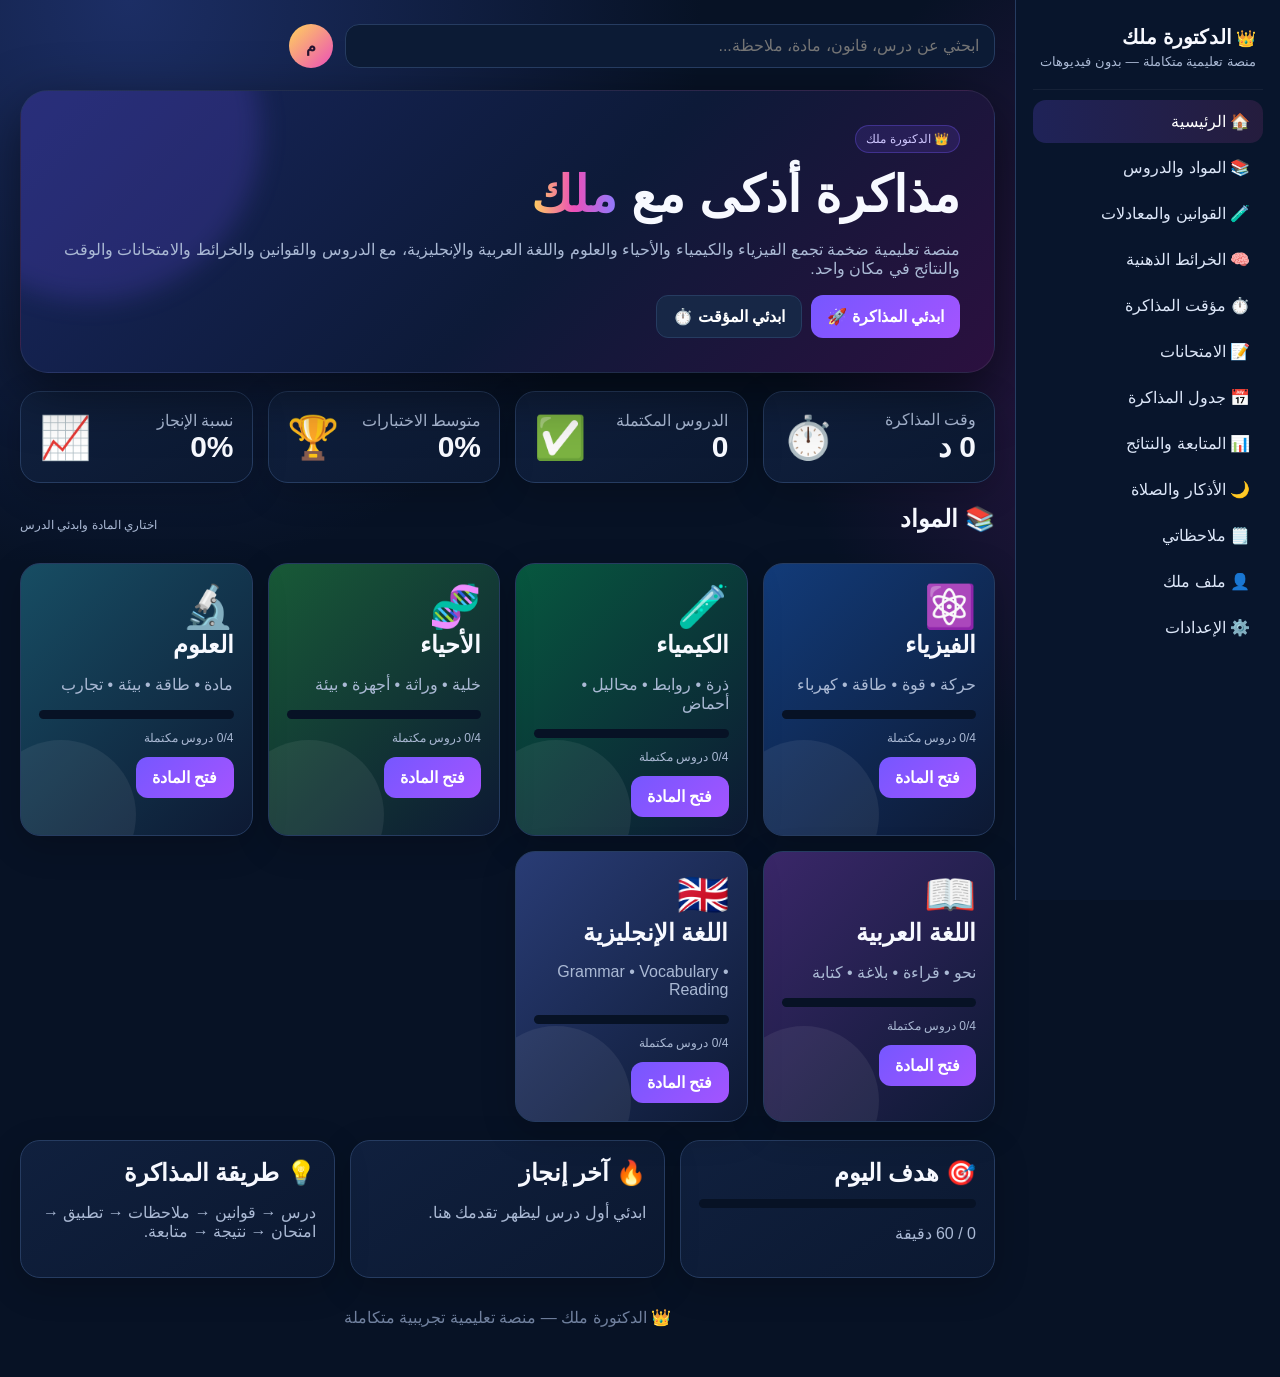
<file: index(2).html>
<!DOCTYPE html>
<html lang="ar" dir="rtl">
<head>
<meta charset="UTF-8">
<meta name="viewport" content="width=device-width,initial-scale=1.0">
<meta name="theme-color" content="#071225">
<title>الدكتورة ملك | منصة التعليم</title>
<style>
:root{
 --bg:#071225;--bg2:#0a1730;--panel:#0e1d38;--panel2:#122646;--line:#263c61;
 --text:#f7f9ff;--muted:#aab9d4;--purple:#7657ff;--pink:#ec4fb8;--cyan:#29c8df;
 --green:#21c997;--orange:#ffad35;--red:#ff5c70;--gold:#ffd45b;
 --shadow:0 18px 55px #0008;--radius:20px
}
*{box-sizing:border-box}
html{scroll-behavior:smooth}
body{margin:0;color:var(--text);font-family:Tahoma,Arial,sans-serif;background:
radial-gradient(circle at 10% 0,#1c2e65 0,transparent 32%),
radial-gradient(circle at 100% 25%,#3a164f 0,transparent 30%),var(--bg);min-height:100vh}
button,input,textarea,select{font:inherit}
button{cursor:pointer}
button:disabled{opacity:.5;cursor:not-allowed}
.app{min-height:100vh}
.sidebar{position:fixed;right:0;top:0;bottom:0;width:265px;background:#08152c;border-left:1px solid var(--line);z-index:50;padding:17px;overflow:auto}
.logo{padding:8px 7px 20px;border-bottom:1px solid #ffffff0d;margin-bottom:10px}
.logo b{font-size:20px}.logo b:first-letter{color:var(--gold)}
.logo small{display:block;color:var(--muted);margin-top:5px}
.nav button{width:100%;border:0;background:transparent;color:#dce6f8;text-align:right;padding:12px 13px;border-radius:13px;margin:3px 0;display:flex;gap:10px;align-items:center}
.nav button:hover,.nav button.active{background:linear-gradient(90deg,#7657ff35,#ec4fb820);color:#fff}
.main{margin-right:265px;padding:20px;max-width:1600px}
.topbar{display:flex;align-items:center;gap:12px;margin-bottom:18px;position:sticky;top:0;z-index:30;padding:4px 0}
.search{flex:1;max-width:650px;background:#0c1b35;border:1px solid var(--line);color:#fff;padding:12px 15px;border-radius:14px;outline:none}
.search:focus{border-color:#7657ff}
.avatar{width:44px;height:44px;border-radius:50%;display:grid;place-items:center;background:linear-gradient(135deg,var(--gold),var(--pink));color:#24132f;font-weight:900}
.mobile{display:none;background:#172846;color:#fff;border:1px solid var(--line);border-radius:11px;padding:10px 13px}
.page{display:none}.page.active{display:block}
.hero{border:1px solid #ffffff13;border-radius:28px;padding:34px;background:
linear-gradient(135deg,#18265d,#0d1a38 55%,#2b103f);box-shadow:var(--shadow);position:relative;overflow:hidden}
.hero:before{content:"";position:absolute;left:-100px;top:-130px;width:340px;height:340px;border-radius:50%;background:#7657ff30;filter:blur(12px)}
.heroContent{position:relative;z-index:2;max-width:900px}
.badge{display:inline-flex;padding:6px 10px;border-radius:999px;background:#7657ff24;color:#cfc7ff;border:1px solid #7657ff55;font-size:12px}
h1{font-size:clamp(28px,4vw,50px);margin:13px 0 9px}
h2{margin:0 0 12px}h3{margin:8px 0}
.gradient{background:linear-gradient(90deg,#ffd45b,#ec4fb8,#8c7bff);-webkit-background-clip:text;background-clip:text;color:transparent}
.muted{color:var(--muted)}.small{font-size:12px}
.actions{display:flex;gap:9px;flex-wrap:wrap;margin-top:17px}
.btn{border:0;color:#fff;padding:11px 16px;border-radius:12px;background:linear-gradient(135deg,#7657ff,#a454ff);font-weight:800}
.btn.secondary{background:#172746;border:1px solid var(--line)}
.btn.green{background:linear-gradient(135deg,#16a879,#21c997)}
.btn.red{background:#ff5c7022;border:1px solid #ff5c7055;color:#ffb3bc}
.grid{display:grid;grid-template-columns:repeat(3,minmax(0,1fr));gap:15px;margin-top:18px}
.grid4{grid-template-columns:repeat(4,minmax(0,1fr))}
.card{background:linear-gradient(145deg,#10203e,#0b1830);border:1px solid var(--line);border-radius:var(--radius);padding:18px;box-shadow:0 10px 35px #0003}
.stat{display:flex;justify-content:space-between;gap:10px;align-items:center}.num{font-size:30px;font-weight:900}
.iconBig{font-size:42px}.subject{min-height:190px;position:relative;overflow:hidden}
.subject:after{content:"";position:absolute;left:-35px;bottom:-55px;width:150px;height:150px;border-radius:50%;background:#fff1}
.physics{background:linear-gradient(135deg,#123b79,#0d1933)}.chemistry{background:linear-gradient(135deg,#07583f,#0d1933)}
.biology{background:linear-gradient(135deg,#185a37,#0d1933)}.science{background:linear-gradient(135deg,#174d63,#0d1933)}
.arabic{background:linear-gradient(135deg,#3a2769,#0d1933)}.english{background:linear-gradient(135deg,#293c75,#0d1933)}
.progress{height:9px;background:#071225;border-radius:99px;overflow:hidden;margin-top:10px}.progress i{display:block;height:100%;width:0;background:linear-gradient(90deg,#7657ff,#ec4fb8);border-radius:99px}
.section{margin-top:22px}.sectionHead{display:flex;justify-content:space-between;gap:10px;align-items:center}
.lesson{background:#0c1a33;border:1px solid var(--line);border-radius:14px;padding:14px;margin:8px 0;display:flex;align-items:center;justify-content:space-between;gap:10px}
.lessonLeft{display:flex;align-items:center;gap:12px}.play{width:40px;height:40px;border-radius:50%;display:grid;place-items:center;background:#7657ff22;color:#bdb2ff}
.check{color:#21c997;font-weight:900}
.tabs{display:flex;gap:8px;flex-wrap:wrap;margin:14px 0}.tabs button{background:#122441;color:#cbd8ef;border:1px solid var(--line);padding:9px 13px;border-radius:10px}.tabs button.active{background:#7657ff;color:#fff}
.law{direction:ltr;text-align:center;font-family:"Courier New",monospace;background:#07101f;border:1px solid #344b70;padding:14px;border-radius:13px;margin:10px 0;font-size:18px;color:#eef4ff}
.noteBox{background:#171631;border-right:4px solid var(--pink);padding:13px;border-radius:11px;color:#dce5f7}
.noteInput{width:100%;min-height:100px;resize:vertical;background:#08152b;border:1px solid var(--line);border-radius:12px;color:#fff;padding:12px;outline:none}
.timerWrap{display:grid;grid-template-columns:1.1fr .9fr;gap:18px}.timer{text-align:center;padding:25px}.circle{width:245px;height:245px;border-radius:50%;margin:10px auto 20px;border:10px solid #263b60;display:grid;place-items:center;box-shadow:inset 0 0 45px #0008}.time{font-size:58px;font-weight:900;letter-spacing:2px}.mode{color:var(--gold);font-weight:800}
.select{background:#0b1930;border:1px solid var(--line);color:#fff;padding:11px;border-radius:11px;width:100%}
.examCard{cursor:pointer;transition:.2s}.examCard:hover{transform:translateY(-2px);border-color:#7657ff}
.question{font-size:19px;font-weight:900;margin:15px 0}.answer{width:100%;text-align:right;background:#0a1931;color:#fff;border:1px solid var(--line);padding:13px;border-radius:12px;margin:7px 0}.answer.selected{border-color:#7657ff;background:#7657ff20}.answer.correct{border-color:#21c997;background:#21c99720}.answer.wrong{border-color:#ff5c70;background:#ff5c7020}
.resultBig{text-align:center;padding:28px}.score{font-size:70px;font-weight:900;background:linear-gradient(90deg,#ffd45b,#ec4fb8);-webkit-background-clip:text;color:transparent}
.mind{height:410px;position:relative;overflow:hidden}.mindCenter{position:absolute;left:50%;top:50%;transform:translate(-50%,-50%);width:125px;height:125px;border-radius:50%;display:grid;place-items:center;text-align:center;font-weight:900;background:linear-gradient(135deg,#7657ff,#ec4fb8);z-index:3;box-shadow:0 0 45px #7657ff66}
.node{position:absolute;background:#102443;border:1px solid #435a7e;border-radius:13px;padding:12px 16px;min-width:120px;text-align:center}.node1{right:8%;top:14%}.node2{left:8%;top:14%}.node3{right:8%;bottom:14%}.node4{left:8%;bottom:14%}
.schedule{overflow:auto}.schedule table{border-collapse:separate;border-spacing:6px;width:100%;min-width:720px}.schedule th,.schedule td{padding:12px;background:#0c1a33;border-radius:9px;text-align:center}
.prayer{display:flex;justify-content:space-between;padding:12px;border-bottom:1px solid #ffffff0c}.dhikr{display:flex;justify-content:space-between;align-items:center;gap:10px;padding:12px;border:1px solid var(--line);border-radius:12px;margin:8px 0}
.barChart{display:flex;align-items:flex-end;gap:8px;height:160px;padding:15px 5px}.bar{flex:1;background:linear-gradient(180deg,#ec4fb8,#7657ff);border-radius:8px 8px 2px 2px;min-height:5px;position:relative}.bar span{position:absolute;bottom:-24px;right:50%;transform:translateX(50%);font-size:10px;color:var(--muted)}
.footer{text-align:center;color:#70809e;padding:30px}.hidden{display:none!important}
.toast{position:fixed;left:20px;bottom:20px;background:#12213e;border:1px solid var(--line);padding:13px 16px;border-radius:12px;display:none;z-index:100}
.hr{height:1px;background:#ffffff10;margin:15px 0}
@media(max-width:1050px){.grid4{grid-template-columns:repeat(2,1fr)}.grid{grid-template-columns:1fr 1fr}.timerWrap{grid-template-columns:1fr}}
@media(max-width:760px){.sidebar{transform:translateX(100%);transition:.25s}.sidebar.open{transform:translateX(0)}.main{margin-right:0;padding:13px}.mobile{display:block}.grid,.grid4{grid-template-columns:1fr}.hero{padding:23px}.circle{width:210px;height:210px}.time{font-size:48px}.topbar{position:static}.lesson{align-items:flex-start;flex-direction:column}.lesson .actions{margin-top:4px}}
</style>
</head>
<body>
<div class="app">
<aside class="sidebar" id="sidebar">
 <div class="logo">👑 <b>الدكتورة ملك</b><small>منصة تعليمية متكاملة — بدون فيديوهات</small></div>
 <nav class="nav">
  <button class="active" data-page="home">🏠 الرئيسية</button>
  <button data-page="subjects">📚 المواد والدروس</button>
  <button data-page="laws">🧪 القوانين والمعادلات</button>
  <button data-page="maps">🧠 الخرائط الذهنية</button>
  <button data-page="timer">⏱️ مؤقت المذاكرة</button>
  <button data-page="exams">📝 الامتحانات</button>
  <button data-page="schedule">📅 جدول المذاكرة</button>
  <button data-page="progress">📊 المتابعة والنتائج</button>
  <button data-page="azkar">🌙 الأذكار والصلاة</button>
  <button data-page="notes">🗒️ ملاحظاتي</button>
  <button data-page="profile">👤 ملف ملك</button>
  <button data-page="settings">⚙️ الإعدادات</button>
 </nav>
</aside>

<main class="main">
 <div class="topbar">
  <button class="mobile" onclick="toggleSide()">☰</button>
  <input class="search" id="search" placeholder="ابحثي عن درس، قانون، مادة، ملاحظة...">
  <div class="avatar">م</div>
 </div>

 <section id="home" class="page active">
  <div class="hero">
   <div class="heroContent">
    <span class="badge">👑 الدكتورة ملك</span>
    <h1>مذاكرة أذكى مع <span class="gradient">ملك</span></h1>
    <p class="muted">منصة تعليمية ضخمة تجمع الفيزياء والكيمياء والأحياء والعلوم واللغة العربية والإنجليزية، مع الدروس والقوانين والخرائط والامتحانات والوقت والنتائج في مكان واحد.</p>
    <div class="actions">
     <button class="btn" onclick="showPage('subjects')">ابدئي المذاكرة 🚀</button>
     <button class="btn secondary" onclick="showPage('timer')">ابدئي المؤقت ⏱️</button>
    </div>
   </div>
  </div>

  <div class="grid grid4">
   <div class="card stat"><div><div class="muted">وقت المذاكرة</div><div class="num" id="homeMinutes">0 د</div></div><span class="iconBig">⏱️</span></div>
   <div class="card stat"><div><div class="muted">الدروس المكتملة</div><div class="num" id="homeLessons">0</div></div><span class="iconBig">✅</span></div>
   <div class="card stat"><div><div class="muted">متوسط الاختبارات</div><div class="num" id="homeAverage">0%</div></div><span class="iconBig">🏆</span></div>
   <div class="card stat"><div><div class="muted">نسبة الإنجاز</div><div class="num" id="homePercent">0%</div></div><span class="iconBig">📈</span></div>
  </div>

  <div class="section">
   <div class="sectionHead"><h2>📚 المواد</h2><span class="muted small">اختاري المادة وابدئي الدرس</span></div>
   <div id="homeSubjects" class="grid grid4"></div>
  </div>

  <div class="grid">
   <div class="card"><h2>🎯 هدف اليوم</h2><div class="progress"><i id="goalBar"></i></div><p class="muted" id="goalText">0 / 60 دقيقة</p></div>
   <div class="card"><h2>🔥 آخر إنجاز</h2><p id="lastActivity" class="muted">ابدئي أول درس ليظهر تقدمك هنا.</p></div>
   <div class="card"><h2>💡 طريقة المذاكرة</h2><p class="muted">درس → قوانين → ملاحظات → تطبيق → امتحان → نتيجة → متابعة.</p></div>
  </div>
 </section>

 <section id="subjects" class="page">
  <h1>📚 المواد والدروس</h1>
  <p class="muted">كل مادة لها دروسها وقوانينها وملاحظاتها وامتحاناتها. لا توجد فيديوهات.</p>
  <div id="subjectGrid" class="grid"></div>
  <div id="subjectDetail" class="section hidden"></div>
 </section>

 <section id="laws" class="page">
  <h1>🧪 القوانين والمعادلات</h1>
  <p class="muted">مرجع مرتب حسب المادة والدرس.</p>
  <div id="lawTabs" class="tabs"></div>
  <div id="lawList"></div>
 </section>

 <section id="maps" class="page">
  <h1>🧠 الخرائط الذهنية</h1>
  <p class="muted">خريطة لكل مادة لتلخيص أهم الأفكار بصريًا.</p>
  <div id="mapTabs" class="tabs"></div>
  <div id="mind" class="card mind"></div>
 </section>

 <section id="timer" class="page">
  <h1>⏱️ مؤقت المذاكرة</h1>
  <div class="timerWrap">
   <div class="card timer">
    <div class="mode">جلسة مذاكرة</div>
    <select class="select" id="timerLesson"></select>
    <div class="circle"><div><div class="time" id="timerDisplay">25:00</div><div class="muted">الوقت المتبقي</div></div></div>
    <div class="actions" style="justify-content:center">
     <button class="btn" id="timerStart" onclick="toggleTimer()">ابدئي</button>
     <button class="btn secondary" onclick="resetTimer()">إعادة</button>
     <button class="btn secondary" onclick="setPreset(25)">25 دقيقة</button>
     <button class="btn secondary" onclick="setPreset(50)">50 دقيقة</button>
    </div>
    <p class="muted small">وقت التشغيل يُضاف تلقائيًا إلى إجمالي وقت المذاكرة.</p>
   </div>
   <div class="card">
    <h2>📊 إحصائيات الوقت</h2>
    <div class="stat"><span>إجمالي المذاكرة</span><b id="timerTotal">0 دقيقة</b></div><div class="hr"></div>
    <div class="stat"><span>جلسات مكتملة</span><b id="timerSessions">0</b></div><div class="hr"></div>
    <div class="stat"><span>جلسة المادة الحالية</span><b id="timerLessonTime">0 دقيقة</b></div>
    <div class="noteBox" style="margin-top:18px">يمكنك اختيار درس معين قبل تشغيل المؤقت، وسيتم تسجيل الوقت عليه.</div>
   </div>
  </div>
 </section>

 <section id="exams" class="page">
  <h1>📝 الامتحانات</h1>
  <p class="muted">امتحان مستقل لكل مجموعة دروس، وتصحيح ونتيجة تلقائية.</p>
  <div id="examCards" class="grid"></div>
  <div id="examBox" class="card section hidden"></div>
 </section>

 <section id="schedule" class="page">
  <h1>📅 جدول المذاكرة</h1>
  <p class="muted">خطة أسبوعية مرتبة بين المواد والمراجعة والاختبارات.</p>
  <div class="card schedule">
   <table><thead><tr><th>اليوم</th><th>الجلسة الأولى</th><th>الجلسة الثانية</th><th>الجلسة الثالثة</th></tr></thead>
   <tbody>
    <tr><th>السبت</th><td>فيزياء — الحركة</td><td>كيمياء — الذرة</td><td>مراجعة قوانين</td></tr>
    <tr><th>الأحد</th><td>أحياء — الخلية</td><td>علوم — الطاقة</td><td>اختبار قصير</td></tr>
    <tr><th>الاثنين</th><td>فيزياء — القوة</td><td>كيمياء — الروابط</td><td>ملاحظات</td></tr>
    <tr><th>الثلاثاء</th><td>أحياء — الوراثة</td><td>عربي — النحو</td><td>اختبار</td></tr>
    <tr><th>الأربعاء</th><td>فيزياء — الطاقة</td><td>كيمياء — المحاليل</td><td>مراجعة</td></tr>
    <tr><th>الخميس</th><td>علوم — البيئة</td><td>English — Grammar</td><td>اختبار شامل</td></tr>
    <tr><th>الجمعة</th><td>راحة</td><td>أذكار</td><td>مراجعة خفيفة</td></tr>
   </tbody></table>
  </div>
 </section>

 <section id="progress" class="page">
  <h1>📊 المتابعة والنتائج</h1>
  <div class="grid grid4">
   <div class="card"><div class="muted">الدروس</div><div class="num" id="pLessons">0</div><div class="progress"><i id="pLessonBar"></i></div></div>
   <div class="card"><div class="muted">الامتحانات</div><div class="num" id="pExams">0</div></div>
   <div class="card"><div class="muted">المتوسط</div><div class="num" id="pAverage">0%</div></div>
   <div class="card"><div class="muted">الدقائق</div><div class="num" id="pMinutes">0</div></div>
  </div>
  <div class="grid">
   <div class="card"><h2>📈 تقدم المواد</h2><div id="subjectProgress"></div></div>
   <div class="card"><h2>⏱️ دقائق آخر 7 أيام</h2><div class="barChart" id="chart"></div></div>
   <div class="card"><h2>🏆 نقاط ملك</h2><div class="num" id="pPoints">0</div><p class="muted">تحصلين على نقاط عند إكمال الدروس والاختبارات.</p></div>
  </div>
  <div class="card section"><h2>📝 آخر النتائج</h2><div id="resultsList"></div></div>
 </section>

 <section id="azkar" class="page">
  <h1>🌙 الأذكار والصلاة</h1>
  <div class="grid">
   <div class="card"><h2>🕌 مواقيت الصلاة</h2><p class="muted small">الأوقات المعروضة نموذجية؛ يمكن لاحقًا ربطها بخدمة مواقيت دقيقة حسب المدينة.</p><div id="prayers"></div></div>
   <div class="card"><h2>📿 أذكار</h2><div id="dhikr"></div></div>
  </div>
 </section>

 <section id="notes" class="page">
  <h1>🗒️ ملاحظاتي</h1>
  <p class="muted">الملاحظات محفوظة على الجهاز تلقائيًا.</p>
  <div id="notesList"></div>
 </section>

 <section id="profile" class="page">
  <div class="hero"><div class="heroContent"><span class="badge">👑 الطالبة</span><h1>ملك</h1><p class="muted">ملف ملك الدراسي — متابعة الدروس والوقت والاختبارات والإنجاز.</p></div></div>
  <div class="grid grid4">
   <div class="card"><div class="muted">الإنجاز</div><div class="num" id="profilePercent">0%</div></div>
   <div class="card"><div class="muted">الدروس</div><div class="num" id="profileLessons">0</div></div>
   <div class="card"><div class="muted">النقاط</div><div class="num" id="profilePoints">0</div></div>
   <div class="card"><div class="muted">الوقت</div><div class="num" id="profileMinutes">0</div></div>
  </div>
 </section>

 <section id="settings" class="page">
  <h1>⚙️ الإعدادات</h1>
  <div class="card">
   <div class="lesson"><span>الإشعارات</span><button class="btn secondary toggle">مفعلة</button></div>
   <div class="lesson"><span>صوت نهاية المؤقت</span><button class="btn secondary toggle">مفعل</button></div>
   <div class="lesson"><span>حفظ التقدم تلقائيًا</span><button class="btn secondary toggle">مفعل</button></div>
   <div class="lesson"><span>اللغة</span><b>العربية</b></div>
   <div class="actions"><button class="btn red" onclick="clearData()">مسح كل التقدم</button></div>
  </div>
 </section>

 <div class="footer">👑 الدكتورة ملك — منصة تعليمية تجريبية متكاملة</div>
</main>
</div>
<div class="toast" id="toast"></div>

<script>
/* =========================
   بيانات المنصة
   ========================= */
const SUBJECTS=[
 {id:"physics",name:"الفيزياء",icon:"⚛️",cls:"physics",desc:"حركة • قوة • طاقة • كهرباء",
  lessons:[
   {title:"الحركة",summary:"المسافة والإزاحة والسرعة والعجلة.",law:"v = d / t",points:["السرعة = المسافة ÷ الزمن","الإزاحة كمية متجهة","العجلة هي معدل تغير السرعة"],note:"ركزي على الوحدات وحوليها قبل الحل.",questions:[
    ["إذا قطعت سيارة 100 متر في 20 ثانية، فالسرعة؟",["2 m/s","5 m/s","20 m/s","120 m/s"],1],
    ["وحدة السرعة في النظام الدولي؟",["m/s","kg","N","J"],0],
    ["العجلة تعبّر عن تغير؟",["الكتلة","السرعة","المسافة","الزمن"],1]
   ]},
   {title:"القوة وقوانين نيوتن",summary:"القوة والكتلة والعجلة وقوانين نيوتن.",law:"F = m × a",points:["القوة تقاس بالنيوتن","زيادة الكتلة مع ثبات العجلة تزيد القوة","القانون الثاني يربط القوة بالكتلة والعجلة"],note:"اكتبي المعطيات أولًا ثم القانون ثم التعويض.",questions:[
    ["ما القانون الذي يربط القوة والكتلة والعجلة؟",["F=m×a","v=d/t","P=W/t","V=IR"],0],
    ["إذا زادت الكتلة وثبتت العجلة فإن القوة؟",["تقل","تزيد","لا تتغير","تساوي صفرًا"],1],
    ["وحدة القوة؟",["جول","نيوتن","وات","فولت"],1]
   ]},
   {title:"الشغل والطاقة",summary:"الشغل والطاقة والقدرة والتحويلات.",law:"W = F × d",points:["الشغل يقاس بالجول","الطاقة لها صور متعددة","القدرة هي معدل بذل الشغل"],note:"انتبهي للزاوية والاتجاه في المسائل المتقدمة.",questions:[
    ["وحدة الشغل والطاقة؟",["جول","نيوتن","أمبير","فولت"],0],
    ["قانون القدرة؟",["P=W/t","F=m×a","v=d/t","V=IR"],0],
    ["الطاقة لا؟",["تفنى دائمًا","تتحول من صورة لأخرى","ليس لها وحدات","تساوي القوة دائمًا"],1]
   ]},
   {title:"الكهرباء",summary:"التيار والجهد والمقاومة وقانون أوم.",law:"V = I × R",points:["V الجهد","I شدة التيار","R المقاومة"],note:"احفظي مثلث قانون أوم لتسهيل إعادة ترتيب القانون.",questions:[
    ["قانون أوم؟",["V=IR","W=Fd","v=d/t","P=W/t"],0],
    ["وحدة المقاومة؟",["أوم","وات","جول","نيوتن"],0],
    ["زيادة المقاومة مع ثبات الجهد تجعل التيار؟",["يزيد","يقل","لا يتغير","يتحول لطاقة"],1]
   ]}
 ]},
 {id:"chemistry",name:"الكيمياء",icon:"🧪",cls:"chemistry",desc:"ذرة • روابط • محاليل • أحماض",
  lessons:[
   {title:"الذرة والعناصر",summary:"مكونات الذرة والعدد الذري والكتلي.",law:"Z = عدد البروتونات",points:["البروتون موجب","الإلكترون سالب","النيوترون متعادل"],note:"العدد الذري يساوي عدد البروتونات في الذرة المتعادلة.",questions:[
    ["العدد الذري يساوي عدد؟",["البروتونات","النيوترونات فقط","الجزيئات","الروابط"],0],
    ["شحنة الإلكترون؟",["موجبة","سالبة","متعادلة","متغيرة"],1],
    ["النيوترون شحنته؟",["سالبة","موجبة","متعادل","ضعف الموجب"],2]
   ]},
   {title:"الروابط الكيميائية",summary:"الأيونية والتساهمية والفلزية.",law:"Na⁺ + Cl⁻ → NaCl",points:["الأيونية انتقال إلكترونات","التساهمية مشاركة إلكترونات","الفلزية بين ذرات الفلزات"],note:"قارني بين الانتقال والمشاركة بدل حفظ الاسم فقط.",questions:[
    ["NaCl مثال على رابطة؟",["أيونية","تساهمية","نووية","هيدروجينية"],0],
    ["الرابطة التساهمية تعتمد على؟",["مشاركة الإلكترونات","اختفاء الذرة","زيادة الكتلة","تكوين نيوترونات"],0],
    ["الرابطة الفلزية ترتبط غالبًا بـ؟",["الفلزات","الغازات النبيلة فقط","الماء فقط","الأحماض فقط"],0]
   ]},
   {title:"المحاليل والتركيز",summary:"المذاب والمذيب والتركيز المولاري.",law:"C = n / V",points:["C التركيز","n عدد المولات","V حجم المحلول"],note:"تأكدي أن الحجم باللتر عند استخدام قانون المولارية.",questions:[
    ["رمز التركيز المولاري؟",["C","m","V","R"],0],
    ["قانون المولارية؟",["C=n/V","V=IR","F=ma","A=πr²"],0],
    ["المادة التي تذوب تسمى؟",["مذاب","مذيب","راسب","عامل حفاز"],0]
   ]},
   {title:"الأحماض والقواعد",summary:"pH والتعادل ومفهوم الأحماض والقواعد.",law:"pH = −log[H⁺]",points:["pH أقل من 7 حمضي","pH يساوي 7 متعادل تقريبًا","pH أكبر من 7 قاعدي"],note:"اربطي قيمة pH بتركيز أيونات الهيدروجين.",questions:[
    ["المحلول ذو pH=3؟",["حمضي","قاعدي","متعادل","فلزي"],0],
    ["pH=7 يدل غالبًا على؟",["تعادل","حمض قوي","قاعدة قوية","غاز"],0],
    ["زيادة H⁺ تجعل pH؟",["يقل","يزيد","لا يتغير","يساوي 14 دائمًا"],0]
   ]}
 ]},
 {id:"biology",name:"الأحياء",icon:"🧬",cls:"biology",desc:"خلية • وراثة • أجهزة • بيئة",
  lessons:[
   {title:"الخلية",summary:"أجزاء الخلية ووظائفها.",law:"الخلية = الوحدة البنائية والوظيفية للكائن الحي",points:["النواة تحمل المادة الوراثية","الميتوكوندريا مرتبطة بإنتاج الطاقة","الغشاء ينظم مرور المواد"],note:"اعملي مقارنة بين الخلية النباتية والحيوانية.",questions:[
    ["الوحدة الأساسية للكائن الحي؟",["الخلية","العضو","الجهاز","العظم"],0],
    ["أين توجد المادة الوراثية بصورة أساسية؟",["النواة","الجدار فقط","الغشاء فقط","الميتوكوندريا فقط"],0],
    ["الميتوكوندريا مرتبطة بـ؟",["إنتاج الطاقة","تخزين العظام","الإحساس فقط","تكوين الدم"],0]
   ]},
   {title:"الوراثة",summary:"الجينات والصفات والكروموسومات.",law:"DNA → RNA → Protein",points:["الجين جزء من DNA","الكروموسومات تحمل الجينات","الصفة تتأثر بالمادة الوراثية والبيئة"],note:"فرقي بين الجين والكروموسوم والصفة.",questions:[
    ["المادة الوراثية الأساسية؟",["DNA","ATP","H₂O","NaCl"],0],
    ["الجين هو؟",["جزء من DNA يحمل معلومات صفة","عضو كامل","خلية كاملة","مادة غذائية"],0],
    ["الكروموسومات توجد داخل؟",["النواة غالبًا","المعدة","العظم فقط","الهواء"],0]
   ]},
   {title:"الجهاز الهضمي",summary:"رحلة الغذاء والهضم والامتصاص.",law:"الغذاء → هضم → امتصاص → استفادة",points:["الهضم ميكانيكي وكيميائي","الأمعاء الدقيقة مهمة للامتصاص","الإنزيمات تساعد على تفكيك الغذاء"],note:"رتبي أعضاء الجهاز الهضمي بالترتيب.",questions:[
    ["أين يحدث معظم الامتصاص؟",["الأمعاء الدقيقة","المريء","الفم فقط","القصبة الهوائية"],0],
    ["الإنزيمات تساعد في؟",["الهضم","التنفس فقط","ضخ الدم","الرؤية"],0],
    ["وظيفة الجهاز الهضمي الأساسية؟",["هضم وامتصاص الغذاء","إنتاج الضوء","نقل الهواء","تكوين العظام فقط"],0]
   ]},
   {title:"الجهاز التنفسي",summary:"دخول الأكسجين وخروج ثاني أكسيد الكربون.",law:"O₂ يدخل ← تبادل غازات → CO₂ يخرج",points:["الرئتان عضوا التنفس الرئيسيان","الحويصلات مكان مهم لتبادل الغازات","الأكسجين ضروري للتنفس الخلوي"],note:"اربطي بين الجهاز التنفسي والدورة الدموية.",questions:[
    ["الغاز الذي يحتاجه الجسم للتنفس الخلوي؟",["O₂","CO₂","N₂ فقط","H₂"],0],
    ["تبادل الغازات يحدث بصورة أساسية في؟",["الحويصلات الهوائية","المعدة","المريء","العظام"],0],
    ["الغاز الناتج عن التنفس الخلوي ويخرج؟",["CO₂","O₂","H₂","He"],0]
   ]}
 ]},
 {id:"science",name:"العلوم",icon:"🔬",cls:"science",desc:"مادة • طاقة • بيئة • تجارب",
  lessons:[
   {title:"المادة وخواصها",summary:"حالات المادة والخواص والتغيرات.",law:"الكثافة = الكتلة ÷ الحجم",points:["للمادة كتلة وحجم","التغير الفيزيائي لا ينتج مادة جديدة غالبًا","الكثافة خاصية مميزة"],note:"قارني بين الصلب والسائل والغاز.",questions:[
    ["قانون الكثافة؟",["ρ=m/V","F=ma","V=IR","P=W/t"],0],
    ["أي حالة لها شكل وحجم ثابتان؟",["الصلبة","السائلة","الغازية","البلازما فقط"],0],
    ["الانصهار تغير؟",["فيزيائي","نووي دائمًا","وراثي","صوتي"],0]
   ]},
   {title:"الطاقة وتحولاتها",summary:"أشكال الطاقة وتحول الطاقة.",law:"الطاقة لا تفنى ولا تستحدث من العدم؛ تتحول",points:["طاقة حركية","طاقة وضع","طاقة حرارية وكهربائية"],note:"اكتبي سلسلة التحول في كل مثال.",questions:[
    ["ماذا يحدث للطاقة في التحولات؟",["تتحول من صورة لأخرى","تختفي دائمًا","تتوقف","تصبح مادة دائمًا"],0],
    ["الطاقة المرتبطة بالحركة؟",["حركية","وضع فقط","كيميائية فقط","نووية فقط"],0],
    ["المصباح يحول الطاقة الكهربائية أساسًا إلى؟",["ضوء وحرارة","كتلة","ماء","هواء"],0]
   ]},
   {title:"البيئة",summary:"النظم البيئية والسلاسل الغذائية.",law:"منتج → مستهلك → محلل",points:["المنتجات تصنع غذاءها","المستهلك يعتمد على غيره","المحللات تعيد المواد للبيئة"],note:"ارسمي سلسلة غذائية من ثلاثة أو أربعة مستويات.",questions:[
    ["الكائن الذي يصنع غذاءه؟",["منتج","مستهلك","محلل","طفيل فقط"],0],
    ["الفطريات والبكتيريا قد تعمل كـ؟",["محللات","منتجات فقط","مفترسات دائمًا","معادن"],0],
    ["السلسلة الغذائية توضح؟",["انتقال الطاقة والغذاء","حركة الكواكب","ضغط الدم","قواعد النحو"],0]
   ]},
   {title:"الضوء والصوت",summary:"الموجات والانعكاس والخصائص الأساسية.",law:"سرعة الموجة = التردد × الطول الموجي",points:["الصوت يحتاج وسطًا ماديًا","الضوء يمكنه الانتقال في الفراغ","الانعكاس ارتداد الموجة"],note:"قارني بين موجات الضوء والصوت.",questions:[
    ["الصوت يحتاج إلى؟",["وسط مادي","فراغ فقط","ضوء","مجال مغناطيسي فقط"],0],
    ["ارتداد الضوء يسمى؟",["انعكاس","تبخر","انصهار","تجمد"],0],
    ["العلاقة بين سرعة الموجة والتردد والطول الموجي؟",["v=fλ","F=ma","V=IR","C=n/V"],0]
   ]}
 ]},
 {id:"arabic",name:"اللغة العربية",icon:"📖",cls:"arabic",desc:"نحو • قراءة • بلاغة • كتابة",
  lessons:[
   {title:"الجملة الاسمية",summary:"المبتدأ والخبر وعلامات الإعراب.",law:"مبتدأ مرفوع + خبر مرفوع",points:["المبتدأ اسم تبدأ به الجملة","الخبر يتمم المعنى","علامة الرفع الأصلية الضمة"],note:"حددي المبتدأ والخبر قبل الإعراب.",questions:[
    ["المبتدأ يكون غالبًا؟",["مرفوعًا","منصوبًا","مجرورًا","مجزومًا"],0],
    ["الخبر يتمم؟",["معنى الجملة","الفعل فقط","الحرف","علامة الاستفهام"],0],
    ["الجملة الاسمية تبدأ غالبًا بـ؟",["اسم","حرف جر","فعل فقط","رقم"],0]
   ]},
   {title:"الأفعال",summary:"الماضي والمضارع والأمر.",law:"ماضٍ + مضارع + أمر",points:["الماضي يدل على حدث وقع","المضارع يدل على الحال أو الاستقبال","الأمر يفيد الطلب"],note:"تدربي على تحديد زمن الفعل من السياق.",questions:[
    ["ذهبَ فعل؟",["ماضٍ","مضارع","أمر","اسم"],0],
    ["يكتبُ فعل؟",["مضارع","ماضٍ","أمر","حرف"],0],
    ["اكتبْ فعل؟",["أمر","ماضٍ","مضارع","اسم"],0]
   ]},
   {title:"البلاغة",summary:"التشبيه والاستعارة والكناية.",law:"الصورة البيانية = معنى + جمال",points:["التشبيه مقارنة بين شيئين","الاستعارة تشبيه حذف أحد طرفيه","الكناية معنى غير مباشر"],note:"ابحثي عن أداة التشبيه أولًا.",questions:[
    ["مثل: العلم كالنور، هذا؟",["تشبيه","استعارة","كناية","طباق"],0],
    ["الاستعارة تعتمد على؟",["تشبيه ضمني مع حذف طرف","جمع الأرقام","الإعراب فقط","التنوين"],0],
    ["الكناية تعبر عن معنى؟",["غير مباشر","عددي فقط","فيزيائي","كيميائي"],0]
   ]},
   {title:"فهم المقروء",summary:"الفكرة العامة والأفكار الفرعية والاستنتاج.",law:"الفكرة العامة ← أفكار فرعية ← دليل من النص",points:["اقرئي السؤال بدقة","ارجعي للنص","لا تختاري إجابة بلا دليل"],note:"ضعي خطًا تحت الكلمات المفتاحية في السؤال.",questions:[
    ["أفضل طريقة لتحديد الإجابة؟",["الرجوع للنص والدليل","التخمين دائمًا","اختيار الأطول","اختيار أول إجابة"],0],
    ["الفكرة العامة هي؟",["المعنى الرئيس للنص","كلمة واحدة دائمًا","عنوان فقط","تفصيل صغير"],0],
    ["الاستنتاج يعتمد على؟",["أدلة النص والفهم","الحفظ العشوائي","الخيال فقط","الحساب"],0]
   ]}
 ]},
 {id:"english",name:"اللغة الإنجليزية",icon:"🇬🇧",cls:"english",desc:"Grammar • Vocabulary • Reading",
  lessons:[
   {title:"Present Simple",summary:"العادات والحقائق والأحداث المتكررة.",law:"Subject + V1 / V(s)",points:["I/You/We/They + V1","He/She/It + V+s","Do/Does في السؤال"],note:"انتبهي إلى s مع he/she/it.",questions:[
    ["She ___ to school every day.",["go","goes","going","went"],1],
    ["I ___ English.",["study","studies","studied","studying"],0],
    ["___ you like science?",["Do","Does","Did","Is"],0]
   ]},
   {title:"Past Simple",summary:"أحداث انتهت في الماضي.",law:"Subject + V2",points:["الفعل المنتظم +ed","الأفعال الشاذة لها صورة ثانية","Did للسؤال والنفي"],note:"احفظي الأفعال الشاذة في مجموعات.",questions:[
    ["Yesterday, I ___ my homework.",["do","did","does","doing"],1],
    ["They ___ football last week.",["played","play","plays","playing"],0],
    ["___ she visit her aunt?",["Did","Does","Is","Has"],0]
   ]},
   {title:"Future",summary:"التعبير عن أحداث المستقبل.",law:"will + V1",points:["will للمستقبل","بعد will يأتي المصدر","Won't للنفي"],note:"لا تضيفي s أو ed بعد will.",questions:[
    ["I ___ study tomorrow.",["will","did","am","was"],0],
    ["She will ___ later.",["come","came","comes","coming"],0],
    ["The negative of will is?",["won't","didn't","doesn't","isn't"],0]
   ]},
   {title:"Reading Skills",summary:"فهم النص واستخراج الإجابة.",law:"Read → Find → Understand → Answer",points:["اقرئي السؤال أولًا","ابحثي عن الكلمات المفتاحية","راجعي الإجابة مع النص"],note:"لا تتسرعي في أول إجابة تشبه السؤال.",questions:[
    ["First, you should identify?",["keywords","random words","the longest answer","the last line only"],0],
    ["Reading for detail means?",["finding specific information","skipping the text","guessing","copying the title"],0],
    ["A good answer should be supported by?",["the text","a guess","a picture only","nothing"],0]
   ]}
 ]}
];

const state=JSON.parse(localStorage.getItem("malakEduV2")||"null")||{
 done:[],minutes:0,sessions:0,results:[],points:0,notes:{},lessonMinutes:{},daily:{}
};

let timer={seconds:1500,running:false,interval:null,lastTick:0,lessonKey:"physics-0"};

function save(){localStorage.setItem("malakEduV2",JSON.stringify(state));updateStats()}
function keyOf(s,i){return s.id+"-"+i}
function findLesson(key){let [sid,idx]=key.split("-");let s=SUBJECTS.find(x=>x.id===sid);return {s,i:+idx,l:s.lessons[+idx]}}
function toast(text){let x=document.getElementById("toast");x.textContent=text;x.style.display="block";clearTimeout(window.tt);window.tt=setTimeout(()=>x.style.display="none",2300)}
function toggleSide(){document.getElementById("sidebar").classList.toggle("open")}

function showPage(id){
 document.querySelectorAll(".page").forEach(p=>p.classList.remove("active"));
 document.getElementById(id).classList.add("active");
 document.querySelectorAll(".nav button").forEach(b=>b.classList.toggle("active",b.dataset.page===id));
 document.getElementById("sidebar").classList.remove("open");
 if(id==="home")renderHome();
 if(id==="subjects")renderSubjects();
 if(id==="laws")renderLaws();
 if(id==="maps")renderMaps();
 if(id==="timer"){populateTimerLessons();renderTimerStats()}
 if(id==="exams")renderExams();
 if(id==="progress")renderProgress();
 if(id==="notes")renderNotes();
}
document.querySelectorAll(".nav button").forEach(b=>b.onclick=()=>showPage(b.dataset.page));

function subjectCard(s){
 let done=s.lessons.filter((_,i)=>state.done.includes(keyOf(s,i))).length;
 let pct=Math.round(done/s.lessons.length*100);
 return `<div class="card subject ${s.cls}">
  <div class="iconBig">${s.icon}</div><h2>${s.name}</h2><p class="muted">${s.desc}</p>
  <div class="progress"><i style="width:${pct}%"></i></div>
  <p class="small muted">${done}/${s.lessons.length} دروس مكتملة</p>
  <button class="btn" onclick="openSubject('${s.id}')">فتح المادة</button>
 </div>`;
}
function renderHome(){document.getElementById("homeSubjects").innerHTML=SUBJECTS.map(subjectCard).join("");updateStats()}
function renderSubjects(){document.getElementById("subjectGrid").innerHTML=SUBJECTS.map(subjectCard).join("")}

function openSubject(id){
 let s=SUBJECTS.find(x=>x.id===id),area=document.getElementById("subjectDetail");
 area.classList.remove("hidden");
 area.innerHTML=`<div class="card"><div class="sectionHead"><div><span class="badge">${s.icon} ${s.name}</span><h2>${s.name} — الدروس</h2></div><button class="btn secondary" onclick="showPage('timer')">⏱️ المؤقت</button></div>
 ${s.lessons.map((l,i)=>{
  let k=keyOf(s,i),done=state.done.includes(k);
  return `<div class="lesson">
   <div class="lessonLeft"><div class="play">${done?"✓":"▶"}</div><div><b>الدرس ${i+1}: ${l.title}</b><div class="muted small">${l.summary}</div></div></div>
   <div class="actions"><button class="btn secondary" onclick="openLesson('${id}',${i})">${done?"مراجعة الدرس":"ابدئي الدرس"}</button></div>
  </div>`;
 }).join("")}</div><div id="lessonContent"></div>`;
 area.scrollIntoView({behavior:"smooth"});
}
function openLesson(id,i){
 let s=SUBJECTS.find(x=>x.id===id),l=s.lessons[i],k=keyOf(s,i),done=state.done.includes(k);
 let note=state.notes[k]||"";
 document.getElementById("lessonContent").innerHTML=`<div class="card section">
  <span class="badge">${s.icon} ${s.name} • الدرس ${i+1}</span>
  <h2>${l.title}</h2><p class="muted">${l.summary}</p>
  <h3>📌 القانون / القاعدة</h3><div class="law">${l.law}</div>
  <h3>🧠 أهم النقاط</h3><ul>${l.points.map(x=>`<li style="margin:8px 0">${x}</li>`).join("")}</ul>
  <h3>💡 ملاحظة الدرس</h3><div class="noteBox">${l.note}</div>
  <h3 style="margin-top:18px">🗒️ ملاحظتك الخاصة</h3>
  <textarea class="noteInput" id="lessonNote" placeholder="اكتبي هنا أي ملاحظة من مذاكرتك...">${escapeHtml(note)}</textarea>
  <div class="actions"><button class="btn secondary" onclick="saveNote('${k}')">حفظ الملاحظة</button>
  <button class="btn" onclick="completeLesson('${k}')">${done?"✓ الدرس مكتمل":"تسجيل الدرس كمكتمل"}</button>
  <button class="btn secondary" onclick="prepareTimer('${k}')">⏱️ مذاكرة هذا الدرس</button>
  <button class="btn secondary" onclick="startExamFor('${id}')">📝 امتحان المادة</button></div>
  <div class="hr"></div><h3>🎯 تدريب سريع</h3>
  ${l.questions.map((q,qi)=>`<div class="card" style="margin:10px 0;background:#0a172c"><b>${qi+1}. ${q[0]}</b>${q[1].map((a,ai)=>`<div class="small muted" style="padding:5px">• ${a}</div>`).join("")}</div>`).join("")}
 </div>`;
 document.getElementById("lessonContent").scrollIntoView({behavior:"smooth"});
}
function escapeHtml(x){return String(x).replace(/[&<>"']/g,m=>({"&":"&amp;","<":"&lt;",">":"&gt;",'"':"&quot;","'":"&#039;"}[m]))}
function completeLesson(k){
 if(!state.done.includes(k)){state.done.push(k);state.points+=10;state.lastActivity="تم إكمال "+findLesson(k).l.title;save();toast("تم تسجيل الدرس +10 نقاط 🎉")}
 else toast("الدرس مكتمل بالفعل");
 renderSubjects();
}
function saveNote(k){
 let v=document.getElementById("lessonNote").value.trim();
 if(v)state.notes[k]=v;else delete state.notes[k];
 save();toast("تم حفظ الملاحظة 🗒️");
}
function prepareTimer(k){timer.lessonKey=k;showPage("timer");populateTimerLessons();document.getElementById("timerLesson").value=k;toast("تم اختيار الدرس للمؤقت")}
function populateTimerLessons(){
 let sel=document.getElementById("timerLesson");
 sel.innerHTML=SUBJECTS.flatMap(s=>s.lessons.map((l,i)=>`<option value="${keyOf(s,i)}">${s.name} — الدرس ${i+1}: ${l.title}</option>`)).join("");
 sel.value=timer.lessonKey;
}
document.getElementById("timerLesson").addEventListener("change",e=>{timer.lessonKey=e.target.value;renderTimerStats()});

function setPreset(min){if(timer.running)return toast("أوقفي المؤقت أولًا");timer.seconds=min*60;renderTimerDisplay()}
function renderTimerDisplay(){let m=Math.floor(timer.seconds/60),s=timer.seconds%60;document.getElementById("timerDisplay").textContent=String(m).padStart(2,"0")+":"+String(s).padStart(2,"0")}
function toggleTimer(){
 if(timer.running){timer.running=false;clearInterval(timer.interval);document.getElementById("timerStart").textContent="استئناف";save();return}
 timer.running=true;document.getElementById("timerStart").textContent="إيقاف";
 timer.interval=setInterval(()=>{
  state.minutes+=1/60;
  state.lessonMinutes[timer.lessonKey]=(state.lessonMinutes[timer.lessonKey]||0)+1/60;
  let d=new Date().toISOString().slice(0,10);state.daily[d]=(state.daily[d]||0)+1/60;
  if(timer.seconds>0){timer.seconds--;renderTimerDisplay()}else{finishTimer()}
  if(Math.floor(state.minutes)%5===0)save();
  renderTimerStats();updateStats();
 },1000);
}
function finishTimer(){
 clearInterval(timer.interval);timer.running=false;timer.seconds=1500;state.sessions++;state.points+=5;save();renderTimerDisplay();document.getElementById("timerStart").textContent="ابدئي";toast("انتهت الجلسة! +5 نقاط 🎉");
 try{new AudioContext().resume()}catch(e){}
}
function resetTimer(){clearInterval(timer.interval);timer.running=false;timer.seconds=1500;renderTimerDisplay();document.getElementById("timerStart").textContent="ابدئي"}
function renderTimerStats(){
 document.getElementById("timerTotal").textContent=Math.floor(state.minutes)+" دقيقة";
 document.getElementById("timerSessions").textContent=state.sessions;
 document.getElementById("timerLessonTime").textContent=Math.floor(state.lessonMinutes[timer.lessonKey]||0)+" دقيقة";
 renderTimerDisplay();
}

function renderLaws(){
 let tabs=document.getElementById("lawTabs");
 tabs.innerHTML=SUBJECTS.map((s,i)=>`<button class="${i===0?"active":""}" onclick="lawTab(this,'${s.id}')">${s.icon} ${s.name}</button>`).join("");
 lawTab(tabs.firstElementChild,SUBJECTS[0].id);
}
function lawTab(btn,id){
 document.querySelectorAll("#lawTabs button").forEach(x=>x.classList.remove("active"));btn.classList.add("active");
 let s=SUBJECTS.find(x=>x.id===id);
 document.getElementById("lawList").innerHTML=s.lessons.map((l,i)=>`<div class="card" style="margin:10px 0"><span class="badge">الدرس ${i+1}</span><h2>${l.title}</h2><div class="law">${l.law}</div><p class="muted">${l.note}</p></div>`).join("");
}

function renderMaps(){
 let tabs=document.getElementById("mapTabs");
 tabs.innerHTML=SUBJECTS.map((s,i)=>`<button class="${i===0?"active":""}" onclick="mapTab(this,'${s.id}')">${s.icon} ${s.name}</button>`).join("");
 mapTab(tabs.firstElementChild,SUBJECTS[0].id);
}
function mapTab(btn,id){
 document.querySelectorAll("#mapTabs button").forEach(x=>x.classList.remove("active"));btn.classList.add("active");
 let s=SUBJECTS.find(x=>x.id===id);
 document.getElementById("mind").innerHTML=`<div class="mindCenter">${s.icon}<br>${s.name}</div>
 <div class="node node1">${s.lessons[0].title}</div><div class="node node2">${s.lessons[1].title}</div>
 <div class="node node3">${s.lessons[2].title}</div><div class="node node4">${s.lessons[3].title}</div>`;
}

function allExamQuestions(){
 return SUBJECTS.map(s=>({id:s.id,name:"اختبار "+s.name,subject:s,qs:s.lessons.flatMap((l,li)=>l.questions.map(q=>({q:q[0],a:q[1],correct:q[2],lesson:li+1,title:l.title}))) }));
}
let currentExam=null,currentQ=0,examAnswers=[];
function renderExams(){
 document.getElementById("examCards").innerHTML=allExamQuestions().map(e=>`<div class="card examCard" onclick="startExamFor('${e.id}')"><span class="badge">${e.qs.length} أسئلة</span><h2>📝 ${e.name}</h2><p class="muted">أسئلة على جميع دروس المادة + تصحيح تلقائي.</p><button class="btn">ابدئي الاختبار</button></div>`).join("");
}
function startExamFor(id){
 let e=allExamQuestions().find(x=>x.id===id);currentExam=e;currentQ=0;examAnswers=[];
 showPage("exams");document.getElementById("examCards").classList.add("hidden");document.getElementById("examBox").classList.remove("hidden");drawExamQuestion();
}
function drawExamQuestion(){
 let q=currentExam.qs[currentQ],box=document.getElementById("examBox");
 box.innerHTML=`<span class="badge">السؤال ${currentQ+1} من ${currentExam.qs.length} • الدرس ${q.lesson}</span>
 <div class="question">${q.q}</div>
 <div>${q.a.map((a,i)=>`<button class="answer ${examAnswers[currentQ]===i?"selected":""}" onclick="pickAnswer(${i})">${String.fromCharCode(65+i)} — ${a}</button>`).join("")}</div>
 <div class="actions">${currentQ?'<button class="btn secondary" onclick="prevQuestion()">السابق</button>':""}
 <button class="btn" onclick="${currentQ===currentExam.qs.length-1?"finishExam()":"nextQuestion()"}">${currentQ===currentExam.qs.length-1?"إنهاء الاختبار":"التالي"}</button></div>`;
}
function pickAnswer(i){examAnswers[currentQ]=i;drawExamQuestion()}
function nextQuestion(){if(examAnswers[currentQ]===undefined)return toast("اختاري إجابة أولًا");currentQ++;drawExamQuestion()}
function prevQuestion(){currentQ--;drawExamQuestion()}
function finishExam(){
 let correct=currentExam.qs.reduce((n,q,i)=>n+(examAnswers[i]===q.correct?1:0),0);
 let score=Math.round(correct/currentExam.qs.length*100);
 state.results.unshift({name:currentExam.name,score,date:new Date().toLocaleDateString("ar-EG")});
 state.results=state.results.slice(0,20);state.points+=score;save();
 let box=document.getElementById("examBox");
 box.innerHTML=`<div class="resultBig"><div class="score">${score}%</div><h2>${score>=90?"أسطوري يا ملك! 👑":score>=80?"ممتاز جدًا! 🏆":score>=60?"كويس، كملي 💪":"راجعي الدروس وجربي مرة أخرى 📚"}</h2><p class="muted">أجبتِ صح على ${correct} من ${currentExam.qs.length}.</p>
 <div class="actions" style="justify-content:center"><button class="btn" onclick="startExamFor('${currentExam.id}')">إعادة الاختبار</button><button class="btn secondary" onclick="showPage('progress')">شوفي المتابعة</button></div></div>`;
 document.getElementById("examCards").classList.remove("hidden");
}

function renderProgress(){
 updateStats();
 let html=SUBJECTS.map(s=>{let done=s.lessons.filter((_,i)=>state.done.includes(keyOf(s,i))).length;let p=Math.round(done/s.lessons.length*100);return `<div style="margin:12px 0"><div class="stat"><span>${s.icon} ${s.name}</span><b>${p}%</b></div><div class="progress"><i style="width:${p}%"></i></div></div>`}).join("");
 document.getElementById("subjectProgress").innerHTML=html;
 let days=[],today=new Date();
 for(let i=6;i>=0;i--){let d=new Date(today);d.setDate(today.getDate()-i);let k=d.toISOString().slice(0,10);days.push({k,min:Math.floor(state.daily[k]||0),label:["أح","إث","ثلا","أر","خم","جم","سب"][d.getDay()]})}
 document.getElementById("chart").innerHTML=days.map(x=>`<div class="bar" style="height:${Math.max(5,Math.min(145,x.min*2))}px"><span>${x.label}</span></div>`).join("");
 document.getElementById("resultsList").innerHTML=state.results.length?state.results.map(r=>`<div class="lesson"><b>${r.name}</b><span class="badge">${r.score}% — ${r.date}</span></div>`).join(""):"<p class='muted'>لسه مفيش نتائج.</p>";
}

function renderNotes(){
 let items=Object.entries(state.notes);
 document.getElementById("notesList").innerHTML=items.length?items.map(([k,v])=>{let x=findLesson(k);return `<div class="card" style="margin:10px 0"><span class="badge">${x.s.name} • الدرس ${x.i+1}</span><h3>${x.l.title}</h3><p>${escapeHtml(v)}</p><button class="btn secondary" onclick="openSubject('${x.s.id}');setTimeout(()=>openLesson('${x.s.id}',${x.i}),50)">فتح الدرس</button></div>`}).join(""):"<div class='card'><p class='muted'>لا توجد ملاحظات بعد. افتحي أي درس واكتبي ملاحظتك.</p></div>";
}

const prayers=[["الفجر","04:52"],["الظهر","12:03"],["العصر","15:30"],["المغرب","18:28"],["العشاء","19:47"]];
document.getElementById("prayers").innerHTML=prayers.map(x=>`<div class="prayer"><b>🕌 ${x[0]}</b><span>${x[1]}</span></div>`).join("");
const dhikr=["سبحان الله","الحمد لله","الله أكبر","لا إله إلا الله","أستغفر الله"];
document.getElementById("dhikr").innerHTML=dhikr.map((x,i)=>`<div class="dhikr"><span>${x}</span><button class="btn secondary" onclick="dhikrDone(this)">ذكر ✓</button></div>`).join("");
function dhikrDone(btn){btn.textContent="✓ تم";state.points+=1;save();}

function updateStats(){
 let total=SUBJECTS.reduce((n,s)=>n+s.lessons.length,0),done=state.done.length,p=Math.round(done/total*100);
 let avg=state.results.length?Math.round(state.results.reduce((a,r)=>a+r.score,0)/state.results.length):0;
 const set=(id,val)=>{let e=document.getElementById(id);if(e)e.textContent=val};
 set("homeMinutes",Math.floor(state.minutes)+" د");set("homeLessons",done);set("homeAverage",avg+"%");set("homePercent",p+"%");
 set("pLessons",done);set("pExams",state.results.length);set("pAverage",avg+"%");set("pMinutes",Math.floor(state.minutes));set("pPoints",state.points);
 set("profilePercent",p+"%");set("profileLessons",done);set("profilePoints",state.points);set("profileMinutes",Math.floor(state.minutes));
 let bar=document.getElementById("pLessonBar");if(bar)bar.style.width=p+"%";
 let gb=document.getElementById("goalBar");if(gb)gb.style.width=Math.min(100,state.minutes/60*100)+"%";
 set("goalText",Math.min(60,Math.floor(state.minutes))+" / 60 دقيقة");
 set("lastActivity",state.lastActivity||"ابدئي أول درس ليظهر تقدمك هنا.");
}

document.getElementById("search").addEventListener("input",e=>{
 let q=e.target.value.trim().toLowerCase();if(!q)return;
 let hits=[];
 SUBJECTS.forEach(s=>s.lessons.forEach((l,i)=>{
  let hay=(s.name+" "+l.title+" "+l.summary+" "+l.law+" "+l.note).toLowerCase();
  if(hay.includes(q))hits.push({s,i,l});
 }));
 if(hits.length){
  showPage("subjects");
  let a=document.getElementById("subjectDetail");a.classList.remove("hidden");
  a.innerHTML=`<div class="card"><h2>🔎 نتائج البحث</h2>${hits.map(x=>`<div class="lesson"><div><b>${x.s.name} — الدرس ${x.i+1}: ${x.l.title}</b><div class="muted small">${x.l.summary}</div></div><button class="btn secondary" onclick="openSubject('${x.s.id}');setTimeout(()=>openLesson('${x.s.id}',${x.i}),50)">فتح</button></div>`).join("")}</div>`;
 }
});
document.querySelectorAll(".toggle").forEach(b=>b.onclick=()=>{b.textContent=b.textContent.includes("مفعلة")||b.textContent.includes("مفعل")?"غير مفعلة":"مفعلة";});

function clearData(){
 if(!confirm("هل تريدين مسح كل تقدم ملك؟"))return;
 localStorage.removeItem("malakEduV2");location.reload();
}

/* تشغيل أولي */
renderHome();renderSubjects();renderLaws();renderMaps();renderExams();populateTimerLessons();renderTimerStats();renderProgress();renderNotes();updateStats();
</script>
</body>
</html>
</file>
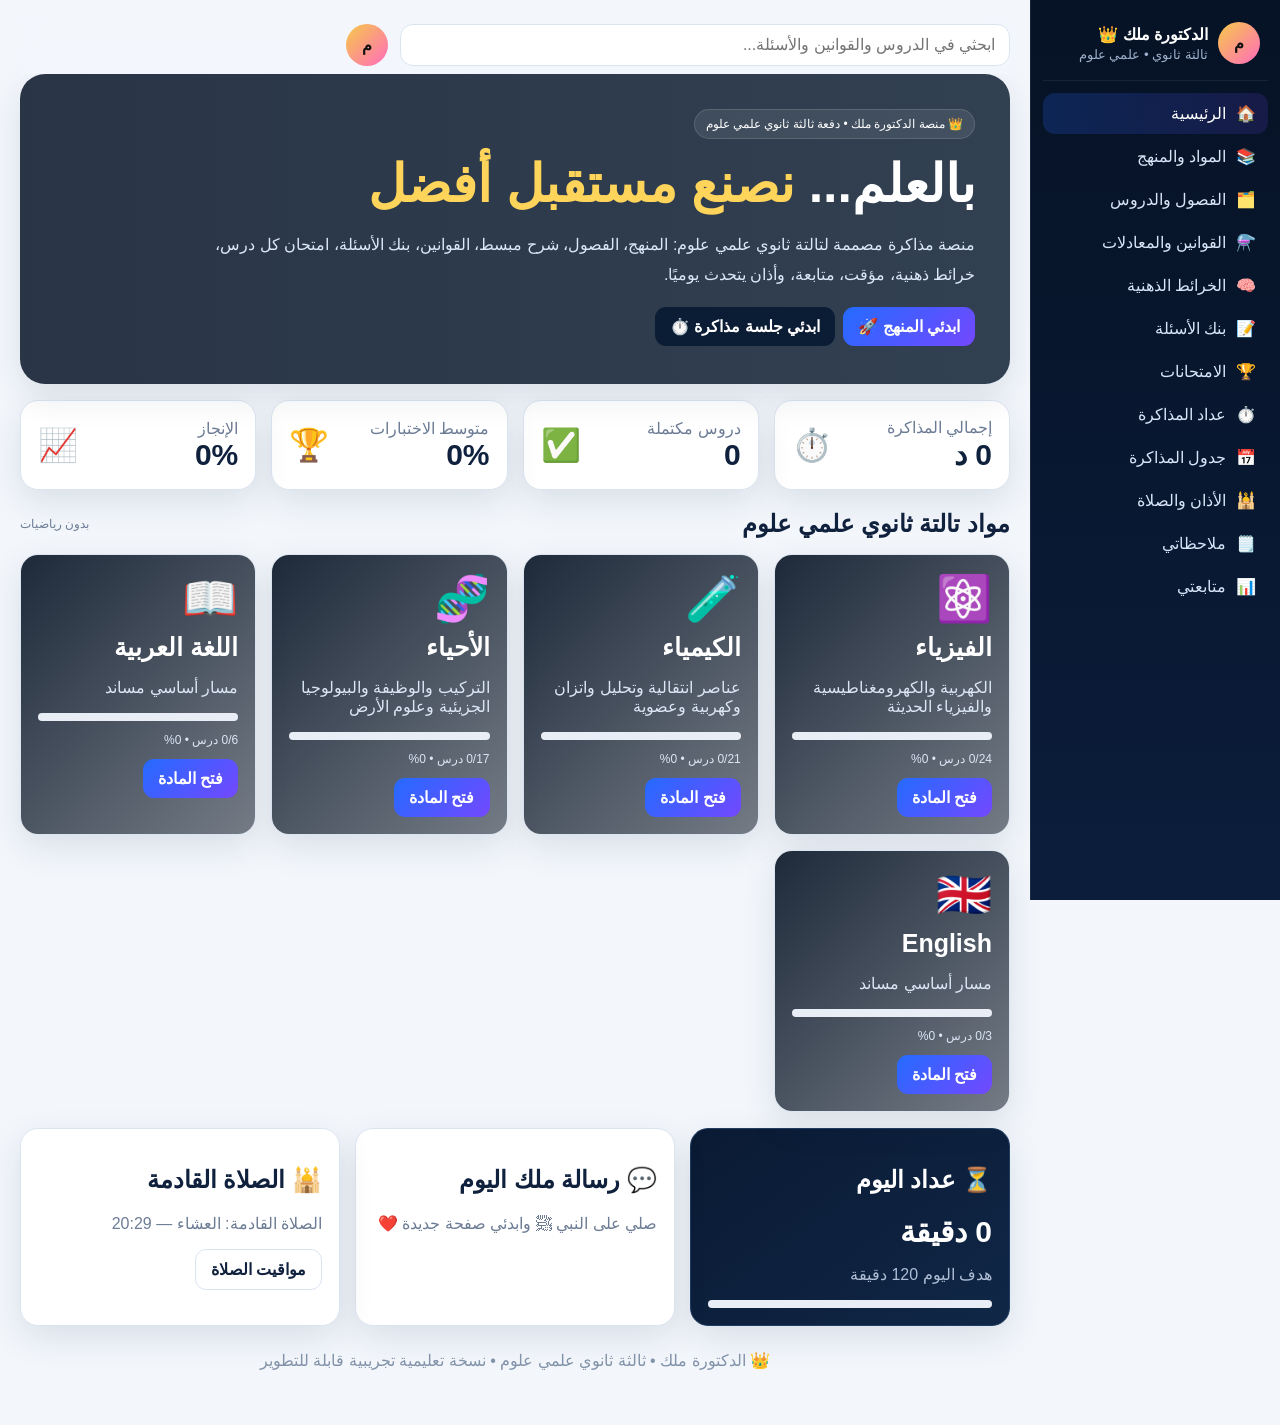
<file: index(3).html>
<!DOCTYPE html>
<html lang="ar" dir="rtl">
<head>
<meta charset="UTF-8">
<meta name="viewport" content="width=device-width,initial-scale=1">
<meta name="theme-color" content="#061326">
<title>الدكتورة ملك | ثالثة ثانوي علمي علوم</title>
<style>
:root{
 --nav:#061225;--bg:#f3f7fc;--card:#fff;--ink:#10213d;--muted:#6c7c95;--line:#dbe5f1;
 --blue:#246bff;--cyan:#18b6d9;--green:#12b981;--purple:#7448ff;--orange:#ff9f2e;--red:#ef5367;
 --darkCard:#0a1a33;--shadow:0 12px 35px rgba(13,35,67,.11);--r:18px;
}
*{box-sizing:border-box}html{scroll-behavior:smooth}body{margin:0;font-family:Tahoma,Arial,sans-serif;background:var(--bg);color:var(--ink)}
button,input,textarea,select{font:inherit}button{cursor:pointer}.app{min-height:100vh}
.sidebar{position:fixed;right:0;top:0;bottom:0;width:250px;background:linear-gradient(180deg,#061225,#0b1d3b);color:#fff;padding:15px 12px;z-index:50;overflow:auto;border-left:1px solid #ffffff14}
.brand{display:flex;align-items:center;gap:10px;padding:7px 8px 16px;border-bottom:1px solid #ffffff13}.brandAvatar{width:42px;height:42px;border-radius:50%;background:linear-gradient(135deg,#f7c948,#ff6cbd);display:grid;place-items:center;color:#111;font-weight:900}.brand b{font-size:16px}.brand small{display:block;color:#9fb1cc;margin-top:3px}
.nav{padding-top:10px}.nav button{width:100%;background:transparent;border:0;color:#d8e4f7;text-align:right;padding:11px 12px;border-radius:12px;margin:2px 0;display:flex;align-items:center;gap:10px}.nav button:hover,.nav button.active{background:linear-gradient(90deg,#246bff35,#7448ff25);color:#fff}.nav .label{flex:1}
.main{margin-right:250px;min-height:100vh;padding:16px 20px 30px}.topbar{height:58px;display:flex;align-items:center;gap:12px;position:sticky;top:0;z-index:25;background:rgba(243,247,252,.9);backdrop-filter:blur(12px)}
.search{flex:1;max-width:610px;border:1px solid var(--line);background:#fff;border-radius:13px;padding:11px 14px;outline:0}.search:focus{border-color:var(--blue)}.mobile{display:none;background:#fff;border:1px solid var(--line);border-radius:11px;padding:9px 12px}
.page{display:none}.page.active{display:block}.hero{border-radius:25px;overflow:hidden;min-height:310px;position:relative;color:#fff;background:linear-gradient(90deg,#061326d9,#07182cd1),url("https://images.unsplash.com/photo-1523240795612-9a054b0db644?auto=format&fit=crop&w=1800&q=85") center/cover;box-shadow:var(--shadow)}
.heroInner{padding:35px;max-width:850px}.tag{display:inline-flex;padding:7px 11px;border-radius:999px;background:#ffffff16;border:1px solid #ffffff22;font-size:12px}.hero h1{font-size:clamp(30px,4.2vw,52px);margin:15px 0 8px}.hero p{line-height:1.9;color:#dce8f8}.gold{color:#ffd45a}.actions{display:flex;gap:8px;flex-wrap:wrap;margin-top:16px}.btn{border:0;border-radius:11px;padding:10px 15px;background:linear-gradient(135deg,#246bff,#7448ff);color:#fff;font-weight:800}.btn.secondary{background:#fff;color:var(--ink);border:1px solid var(--line)}.btn.dark{background:#0b1c35}.btn.green{background:linear-gradient(135deg,#0da67a,#17c998)}.btn.red{background:#fff1f2;color:#c93649;border:1px solid #ffd0d5}
.grid{display:grid;grid-template-columns:repeat(3,1fr);gap:15px;margin-top:16px}.grid4{grid-template-columns:repeat(4,1fr)}.card{background:var(--card);border:1px solid var(--line);border-radius:var(--r);padding:17px;box-shadow:var(--shadow)}.darkCard{background:linear-gradient(145deg,#0a1a33,#102747);color:#fff;border:1px solid #203c62}
.stat{display:flex;justify-content:space-between;align-items:center;gap:12px}.num{font-size:30px;font-weight:900}.muted{color:var(--muted)}.darkCard .muted{color:#aebed5}.small{font-size:12px}.section{margin-top:20px}.sectionTitle{display:flex;justify-content:space-between;align-items:center;gap:10px}.sectionTitle h2{margin:0}.icon{font-size:32px}.progress{height:8px;background:#e9eef6;border-radius:99px;overflow:hidden}.progress i{display:block;height:100%;width:0;border-radius:99px;background:linear-gradient(90deg,#246bff,#7448ff)}
.subject{min-height:220px;color:#fff;position:relative;overflow:hidden;background-size:cover;background-position:center}.subject:before{content:"";position:absolute;inset:0;background:linear-gradient(135deg,#071426e8,#0714268f)}.subject>*{position:relative;z-index:1}.physics{background-image:url("https://images.unsplash.com/photo-1635070041078-e363dbe005cb?auto=format&fit=crop&w=1200&q=80")}.chem{background-image:url("https://images.unsplash.com/photo-1532094349884-543bc11b234d?auto=format&fit=crop&w=1200&q=80")}.bio{background-image:url("https://images.unsplash.com/photo-1530026405186-ed1f139313f8?auto=format&fit=crop&w=1200&q=80")}.arabic{background-image:url("https://images.unsplash.com/photo-1456513080510-7bf3a84b82f8?auto=format&fit=crop&w=1200&q=80")}.english{background-image:url("https://images.unsplash.com/photo-1529070538774-1843cb3265df?auto=format&fit=crop&w=1200&q=80")}.subject .subjectIcon{font-size:45px}.subject h2{font-size:25px;margin:8px 0}.subject p{color:#dbe6f5}
.tabs{display:flex;gap:7px;flex-wrap:wrap;margin:13px 0}.tabs button{background:#fff;border:1px solid var(--line);padding:9px 12px;border-radius:10px;color:#344765}.tabs button.active{background:var(--blue);color:#fff;border-color:var(--blue)}
.lessonRow{display:flex;align-items:center;justify-content:space-between;gap:10px;padding:13px;border:1px solid var(--line);border-radius:13px;background:#fbfdff;margin:8px 0}.lessonLeft{display:flex;align-items:center;gap:10px}.lessonNo{width:39px;height:39px;border-radius:11px;background:#edf3ff;color:#246bff;display:grid;place-items:center;font-weight:900}.done{color:var(--green);font-weight:900}
.chapter{border:1px solid var(--line);border-radius:15px;margin:10px 0;overflow:hidden;background:#fff}.chapterHead{padding:14px 16px;display:flex;justify-content:space-between;align-items:center;gap:10px;background:linear-gradient(90deg,#f8fbff,#fff)}.chapterBody{padding:0 15px 15px}.chapterTitle{font-weight:900}
.explain{line-height:1.95;color:#40536f}.law{font-family:"Courier New",monospace;direction:ltr;text-align:center;background:#07152a;color:#eaf2ff;border:1px solid #27456f;border-radius:12px;padding:13px;margin:10px 0;font-size:18px}.note{background:#fff8df;border-right:4px solid #ffc83d;padding:12px;border-radius:10px;color:#6a5310}.note.blue{background:#edf5ff;border-color:#4f8cff;color:#294b83}.note.green{background:#edfff8;border-color:#17b98a;color:#166b55}
textarea.noteInput{width:100%;min-height:110px;border:1px solid var(--line);border-radius:12px;padding:12px;outline:0;resize:vertical}.select{width:100%;border:1px solid var(--line);border-radius:11px;background:#fff;padding:10px}
.timerBox{display:grid;grid-template-columns:1.1fr .9fr;gap:16px}.timer{text-align:center}.clock{width:250px;height:250px;border-radius:50%;margin:12px auto 18px;border:10px solid #e5ebf5;display:grid;place-items:center;box-shadow:inset 0 0 35px #0b1b3420}.time{font-size:56px;font-weight:900;color:#132847}.quote{font-weight:900;color:#6f45e9;margin-top:12px}
.question{font-size:18px;font-weight:900;line-height:1.8}.answer{width:100%;text-align:right;background:#fff;border:1px solid var(--line);border-radius:11px;padding:12px;margin:7px 0}.answer.selected{border-color:#246bff;background:#edf4ff}.answer.correct{border-color:#13b982;background:#edfff8}.answer.wrong{border-color:#ef5367;background:#fff1f2}.score{font-size:68px;font-weight:900;color:#246bff;text-align:center}
.tableWrap{overflow:auto}.schedule{width:100%;border-collapse:separate;border-spacing:6px;min-width:760px}.schedule th,.schedule td{padding:12px;background:#f8fbff;border:1px solid var(--line);border-radius:8px;text-align:center}
.prayerRow{display:flex;align-items:center;justify-content:space-between;padding:12px 5px;border-bottom:1px solid #edf1f7}.prayerRow.next{background:#edf5ff;border-radius:10px;color:#1752b8}.audio{width:100%;margin-top:8px}.mind{min-height:400px;position:relative;overflow:hidden;background:radial-gradient(circle at center,#eaf2ff,#fff 62%)}.mindCenter{position:absolute;left:50%;top:50%;transform:translate(-50%,-50%);width:125px;height:125px;border-radius:50%;background:linear-gradient(135deg,#246bff,#7448ff);color:#fff;display:grid;place-items:center;text-align:center;font-weight:900;box-shadow:0 0 45px #246bff40}.node{position:absolute;padding:12px 16px;background:#fff;border:2px solid #dce7f6;border-radius:13px;box-shadow:var(--shadow);min-width:140px;text-align:center}.n1{right:8%;top:13%}.n2{left:8%;top:13%}.n3{right:8%;bottom:13%}.n4{left:8%;bottom:13%}.n5{left:50%;top:6%;transform:translateX(-50%)}.n6{left:50%;bottom:6%;transform:translateX(-50%)}
.barChart{height:170px;display:flex;align-items:flex-end;gap:8px;padding:10px 4px}.bar{flex:1;background:linear-gradient(180deg,#7448ff,#246bff);border-radius:7px 7px 2px 2px;min-height:4px;position:relative}.bar span{position:absolute;bottom:-22px;right:50%;transform:translateX(50%);font-size:10px;color:var(--muted)}
.toast{position:fixed;bottom:20px;left:20px;background:#0b1c35;color:#fff;border-radius:11px;padding:12px 15px;z-index:100;display:none;box-shadow:var(--shadow)}
.footer{text-align:center;color:#8292a9;padding:25px}.hidden{display:none!important}
@media(max-width:1050px){.grid4{grid-template-columns:1fr 1fr}.grid{grid-template-columns:1fr 1fr}.timerBox{grid-template-columns:1fr}}
@media(max-width:760px){.sidebar{transform:translateX(100%);transition:.25s}.sidebar.open{transform:translateX(0)}.main{margin-right:0;padding:10px}.mobile{display:block}.grid,.grid4{grid-template-columns:1fr}.topbar{position:static}.heroInner{padding:22px}.mind{min-height:480px}.node{min-width:105px;padding:9px;font-size:12px}.n1{right:3%;top:14%}.n2{left:3%;top:14%}.n3{right:3%;bottom:14%}.n4{left:3%;bottom:14%}.n5{top:4%}.n6{bottom:4%}}
</style>
</head>
<body>
<div class="app">
<aside class="sidebar" id="sidebar">
 <div class="brand"><div class="brandAvatar">م</div><div><b>الدكتورة ملك 👑</b><small>ثالثة ثانوي • علمي علوم</small></div></div>
 <nav class="nav">
  <button class="active" data-page="home">🏠 <span class="label">الرئيسية</span></button>
  <button data-page="subjects">📚 <span class="label">المواد والمنهج</span></button>
  <button data-page="chapters">🗂️ <span class="label">الفصول والدروس</span></button>
  <button data-page="laws">⚗️ <span class="label">القوانين والمعادلات</span></button>
  <button data-page="maps">🧠 <span class="label">الخرائط الذهنية</span></button>
  <button data-page="bank">📝 <span class="label">بنك الأسئلة</span></button>
  <button data-page="exams">🏆 <span class="label">الامتحانات</span></button>
  <button data-page="timer">⏱️ <span class="label">عداد المذاكرة</span></button>
  <button data-page="schedule">📅 <span class="label">جدول المذاكرة</span></button>
  <button data-page="prayer">🕌 <span class="label">الأذان والصلاة</span></button>
  <button data-page="notes">🗒️ <span class="label">ملاحظاتي</span></button>
  <button data-page="progress">📊 <span class="label">متابعتي</span></button>
 </nav>
</aside>

<main class="main">
 <div class="topbar"><button class="mobile" onclick="toggleSide()">☰</button><input id="search" class="search" placeholder="ابحثي في الدروس والقوانين والأسئلة..."><div class="brandAvatar">م</div></div>

<section id="home" class="page active">
 <div class="hero"><div class="heroInner">
  <span class="tag">👑 منصة الدكتورة ملك • دفعة ثالثة ثانوي علمي علوم</span>
  <h1>بالعلم... <span class="gold">نصنع مستقبل أفضل</span></h1>
  <p>منصة مذاكرة مصممة لتالتة ثانوي علمي علوم: المنهج، الفصول، شرح مبسط، القوانين، بنك الأسئلة، امتحان كل درس، خرائط ذهنية، مؤقت، متابعة، وأذان يتحدث يوميًا.</p>
  <div class="actions"><button class="btn" onclick="showPage('subjects')">ابدئي المنهج 🚀</button><button class="btn dark" onclick="showPage('timer')">ابدئي جلسة مذاكرة ⏱️</button></div>
 </div></div>

 <div class="grid grid4">
  <div class="card stat"><div><div class="muted">إجمالي المذاكرة</div><div class="num" id="sMinutes">0 د</div></div><span class="icon">⏱️</span></div>
  <div class="card stat"><div><div class="muted">دروس مكتملة</div><div class="num" id="sDone">0</div></div><span class="icon">✅</span></div>
  <div class="card stat"><div><div class="muted">متوسط الاختبارات</div><div class="num" id="sAvg">0%</div></div><span class="icon">🏆</span></div>
  <div class="card stat"><div><div class="muted">الإنجاز</div><div class="num" id="sPercent">0%</div></div><span class="icon">📈</span></div>
 </div>

 <div class="section sectionTitle"><h2>مواد تالتة ثانوي علمي علوم</h2><span class="muted small">بدون رياضيات</span></div>
 <div id="homeSubjects" class="grid grid4"></div>

 <div class="grid">
  <div class="darkCard card"><h2>⏳ عداد اليوم</h2><div class="num" id="todayMinutes">0 دقيقة</div><p class="muted">هدف اليوم 120 دقيقة</p><div class="progress"><i id="todayBar"></i></div></div>
  <div class="card"><h2>💬 رسالة ملك اليوم</h2><p id="dailyQuote" class="muted">كل سؤال بتحليه النهارده بيقربك من الدرجة اللي نفسك فيها.</p></div>
  <div class="card"><h2>🕌 الصلاة القادمة</h2><p id="nextPrayerHome" class="muted">جاري حساب المواقيت...</p><button class="btn secondary" onclick="showPage('prayer')">مواقيت الصلاة</button></div>
 </div>
</section>

<section id="subjects" class="page">
 <h1>📚 المواد</h1><p class="muted">المنهج الرئيسي للصف الثالث الثانوي علمي علوم. تم ترتيب الفيزياء والكيمياء والأحياء وفق فهارس المنهج المنشورة، مع مواد اللغة العربية والإنجليزية كمسارات مساندة.</p>
 <div id="subjectGrid" class="grid"></div>
</section>

<section id="chapters" class="page">
 <h1>🗂️ الفصول والدروس</h1><p class="muted">اختاري المادة ثم الفصل ثم الدرس. لكل درس شرح، نقاط مهمة، قانون/قاعدة، ملاحظات، وأسئلة امتحان.</p>
 <div id="chapterTabs" class="tabs"></div><div id="chapterList"></div>
</section>

<section id="laws" class="page">
 <h1>⚗️ القوانين والمعادلات</h1><p class="muted">مرجع سريع للقوانين المهمة في المنهج.</p>
 <div id="lawTabs" class="tabs"></div><div id="lawList"></div>
</section>

<section id="maps" class="page">
 <h1>🧠 الخرائط الذهنية</h1><p class="muted">خريطة تلخص كل مادة بطريقة بصرية.</p>
 <div id="mapTabs" class="tabs"></div><div id="mind" class="card mind"></div>
</section>

<section id="bank" class="page">
 <h1>📝 بنك الأسئلة</h1><p class="muted">فلترة حسب المادة والفصل والدرس، ثم حل سؤال عشوائي.</p>
 <div class="card"><div class="grid">
  <select id="bankSubject" class="select"></select><select id="bankChapter" class="select"></select><select id="bankLesson" class="select"></select>
 </div><div class="actions"><button class="btn" onclick="randomQuestion()">سؤال عشوائي 🎲</button><button class="btn secondary" onclick="bankAll()">عرض بنك الأسئلة</button></div></div>
 <div id="bankBox" class="section"></div>
</section>

<section id="exams" class="page">
 <h1>🏆 الامتحانات</h1><p class="muted">امتحان لكل درس + امتحان لكل فصل + امتحان شامل للمادة، مع تصحيح تلقائي.</p>
 <div id="examCards" class="grid"></div><div id="examBox" class="card section hidden"></div>
</section>

<section id="timer" class="page">
 <h1>⏱️ عداد المذاكرة</h1>
 <div class="timerBox">
  <div class="card timer"><div class="muted">جلسة مذاكرة</div><select id="timerLesson" class="select"></select>
   <div class="clock"><div><div class="time" id="timerDisplay">50:00</div><div class="muted">المتبقي</div></div></div>
   <div class="actions" style="justify-content:center"><button class="btn" id="timerBtn" onclick="toggleTimer()">ابدئي</button><button class="btn secondary" onclick="resetTimer()">إعادة</button><button class="btn secondary" onclick="preset(25)">25 دقيقة</button><button class="btn secondary" onclick="preset(50)">50 دقيقة</button></div>
   <div class="quote" id="timerQuote">صلي على النبي ﷺ ❤️</div>
  </div>
  <div class="card"><h2>📊 وقتك</h2><div class="stat"><span>الإجمالي</span><b id="timerTotal">0 دقيقة</b></div><hr><div class="stat"><span>جلسات مكتملة</span><b id="timerSessions">0</b></div><hr><div class="stat"><span>وقت الدرس المحدد</span><b id="lessonTime">0 دقيقة</b></div><div class="note blue" style="margin-top:15px">كل دقيقة تشغيل تُسجل على الدرس المختار وتدخل في المتابعة.</div></div>
 </div>
</section>

<section id="schedule" class="page">
 <h1>📅 جدول المذاكرة</h1><div class="card tableWrap"><table class="schedule"><thead><tr><th>اليوم</th><th>الجلسة 1</th><th>الجلسة 2</th><th>الجلسة 3</th><th>المراجعة</th></tr></thead><tbody>
 <tr><th>السبت</th><td>فيزياء</td><td>كيمياء</td><td>بنك أسئلة</td><td>قوانين</td></tr><tr><th>الأحد</th><td>أحياء</td><td>فيزياء</td><td>امتحان درس</td><td>ملاحظات</td></tr><tr><th>الاثنين</th><td>كيمياء</td><td>أحياء</td><td>بنك أسئلة</td><td>خريطة ذهنية</td></tr><tr><th>الثلاثاء</th><td>فيزياء</td><td>عربي</td><td>امتحان فصل</td><td>قوانين</td></tr><tr><th>الأربعاء</th><td>أحياء</td><td>كيمياء</td><td>بنك أسئلة</td><td>مراجعة أخطاء</td></tr><tr><th>الخميس</th><td>فيزياء</td><td>English</td><td>امتحان شامل</td><td>مراجعة</td></tr><tr><th>الجمعة</th><td>مراجعة خفيفة</td><td>أذكار</td><td>راحة</td><td>تخطيط الأسبوع</td></tr>
 </tbody></table></div>
</section>

<section id="prayer" class="page">
 <h1>🕌 الأذان ومواقيت الصلاة</h1>
 <div class="grid">
  <div class="card"><div class="sectionTitle"><h2>مواقيت اليوم</h2><span id="prayerDate" class="badge"></span></div><p class="muted">المواقيت تتجدد تلقائيًا حسب التاريخ. المدينة الافتراضية: القاهرة.</p><div id="prayers"></div><button class="btn secondary" onclick="loadPrayer(true)">تحديث الآن</button></div>
  <div class="card"><h2>🔊 صوت الأذان</h2><p class="muted">تم إعداد مشغل لصوت أذان مرخّص CC0 من Wikimedia Commons. قد يحتاج المتصفح إلى ضغط تشغيل أول مرة.</p>
   <audio id="adhanAudio" class="audio" controls preload="none" src="https://upload.wikimedia.org/wikipedia/commons/e/e7/Adhan.ogg"></audio>
   <div class="actions"><button class="btn" onclick="playAdhan()">تشغيل الأذان</button><button class="btn secondary" onclick="testReminder()">اختبار التنبيه</button></div>
   <div class="note green" style="margin-top:15px">ملاحظة: المتصفح قد يمنع التشغيل التلقائي للصوت حتى يتم التفاعل مع الصفحة مرة واحدة.</div>
  </div>
 </div>
 <div class="card section"><h2>📿 تذكير الصلاة على النبي ﷺ</h2><p class="muted">كل 10 دقائق أثناء استخدام الصفحة سيظهر تنبيه، ويحاول المتصفح نطق التذكير صوتيًا إذا كان مسموحًا.</p><div id="reminderStatus" class="note">التذكير يعمل عند إبقاء الصفحة مفتوحة.</div></div>
</section>

<section id="notes" class="page">
 <h1>🗒️ ملاحظاتي</h1><p class="muted">اكتبي ملحوظاتك لكل درس واحفظيها على الجهاز.</p><div id="notesList"></div>
</section>

<section id="progress" class="page">
 <h1>📊 متابعتي</h1><div class="grid grid4">
  <div class="card"><div class="muted">الدروس المكتملة</div><div class="num" id="pDone">0</div></div><div class="card"><div class="muted">الاختبارات</div><div class="num" id="pExams">0</div></div><div class="card"><div class="muted">المتوسط</div><div class="num" id="pAvg">0%</div></div><div class="card"><div class="muted">النقاط</div><div class="num" id="pPoints">0</div></div>
 </div><div class="grid"><div class="card"><h2>📚 تقدم المواد</h2><div id="progressSubjects"></div></div><div class="card"><h2>⏱️ آخر 7 أيام</h2><div id="chart" class="barChart"></div></div></div>
 <div class="card section"><h2>🏆 آخر النتائج</h2><div id="results"></div></div>
</section>

<div class="footer">👑 الدكتورة ملك • ثالثة ثانوي علمي علوم • نسخة تعليمية تجريبية قابلة للتطوير</div>
</main></div>
<div id="toast" class="toast"></div>

<script>
/* ============================================================
   بيانات ثالثة ثانوي علمي علوم
   الفهارس الأساسية أدناه مبنية على فهارس منشورة للمنهج المصري.
   لا نضع نصوص الكتب حرفيًا؛ نستخدم شرحًا تعليميًا أصليًا مختصرًا.
   ============================================================ */
const DATA=[
{id:"physics",name:"الفيزياء",icon:"⚛️",cls:"physics",desc:"الكهربية والكهرومغناطيسية والفيزياء الحديثة",chapters:[
 {name:"الفصل الأول: التيار الكهربي وقانون أوم وقانونا كيرتشوف",intro:"فهم التيار وفرق الجهد والمقاومة وتطبيق قوانين أوم وكيرتشوف على الدوائر.",
 lessons:[
  ["التيار الكهربي","كمية الشحنة التي تعبر مقطعًا من موصل في وحدة الزمن.","I = Q / t","ركزي على الوحدات: الأمبير = كولوم/ثانية."],
  ["قانون أوم والمقاومة","العلاقة بين فرق الجهد وشدة التيار والمقاومة عند ثبوت الظروف.","V = I R","استخدمي مثلث V-I-R لإعادة ترتيب القانون."],
  ["توصيل المقاومات","حساب المقاومة المكافئة في التوالي والتوازي.","Rₛ = R₁+R₂+…","في التوازي يكون فرق الجهد متساويًا على الفروع."],
  ["قانونا كيرتشوف","تحليل الدوائر التي تحتوي أكثر من مسار ومصدر.","ΣI = 0 ، ΣΔV = 0","حددي اتجاهات التيارات أولًا ثم طبقي القوانين."],
  ["تطبيقات ومسائل الدوائر","تجميع قوانين الفصل في مسائل مركبة.","I = E/(R+r)","اكتبي المعطيات ثم القانون ثم التعويض ثم الوحدة."]
 ]},
 {name:"الفصل الثاني: التأثير المغناطيسي للتيار الكهربي وأجهزة القياس",intro:"العلاقة بين التيار والمجال المغناطيسي والقوة المغناطيسية وأجهزة القياس.",
 lessons:[
  ["المجال المغناطيسي لتيار مستقيم","تحديد اتجاه وشدة المجال حول موصل يمر به تيار.","B ∝ I/r","قاعدة اليد اليمنى تساعد في تحديد الاتجاه."],
  ["القوة على سلك يمر به تيار","القوة المغناطيسية الناتجة عن وجود السلك داخل مجال.","F = B I L sinθ","تكون القوة أكبر عندما تكون الزاوية 90°."],
  ["القوة بين سلكين متوازيين","تحديد التجاذب أو التنافر بين تيارين متوازيين.","F/L = μ₀ I₁I₂/(2πd)","تياران في نفس الاتجاه يتجاذبان."],
  ["الجلفانومتر والأميتر والفولتميتر","تحويل أجهزة القياس وقراءة دوائرها.","V = IR","تذكري أن الأميتر يوصل على التوالي والفولتميتر على التوازي."]
 ]},
 {name:"الفصل الثالث: الحث الكهرومغناطيسي",intro:"فهم توليد القوة الدافعة المستحثة وقانون فاراداي وقاعدة لنز والمولدات والمحولات.",
 lessons:[
  ["تجربة فاراداي والحث","تغير الفيض المغناطيسي يولد قوة دافعة مستحثة.","ε ∝ ΔΦ/Δt","المهم هو التغير في الفيض وليس وجود المجال فقط."],
  ["قانونا فاراداي","ربط القوة الدافعة بعدد اللفات ومعدل تغير الفيض.","ε = -N ΔΦ/Δt","الإشارة السالبة تعبر عن قاعدة لنز."],
  ["قاعدة لنز","اتجاه التيار المستحث يقاوم التغير المسبب له.","Lenz: oppose the change","حددي أولًا اتجاه التغير في الفيض."],
  ["الحث الذاتي والمتبادل","توليد قوة دافعة بسبب تغير التيار في ملف أو ملف قريب.","ε = -L ΔI/Δt","الحث الذاتي خاص بالملف نفسه والمتبادل بين ملفين."],
  ["المولد والمحول","تحويل الطاقة الميكانيكية والكهربائية ورفع/خفض الجهد.","Vₚ/Vₛ = Nₚ/Nₛ","في المحول المثالي القدرة الداخلة تساوي الخارجة."]
 ]},
 {name:"الفصل الرابع: دوائر التيار المتردد",intro:"الخصائص الفعالة للتيار المتردد والمقاومة والملف والمكثف والدوائر المركبة.",
 lessons:[
  ["التيار المتردد والقيم الفعالة","فهم القيمة اللحظية والفعالة والتردد.","Iᵣₘₛ = I₀/√2","فرقي بين القيمة العظمى والفعالة."],
  ["دائرة مقاومة أومية","علاقة الجهد والتيار في المقاومة مع التيار المتردد.","V = IR","الجهد والتيار متفقان في الطور."],
  ["دائرة الملف والمكثف","المفاعلة الحثية والسعوية وتأثير التردد.","Xᴸ=ωL ، Xᶜ=1/(ωC)","زيادة التردد تزيد Xᴸ وتقلل Xᶜ."],
  ["دوائر RLC والرنين","دراسة الممانعة والرنين في دائرة مترددة.","Z = √(R²+(Xᴸ-Xᶜ)²)","الرنين عندما Xᴸ = Xᶜ."]
 ]},
 {name:"الفصل الخامس: ازدواجية الموجة والجسيم",intro:"الطبيعة المزدوجة للمادة والإشعاع وتأثير الفوتونات.","lessons":[
  ["الفوتون والطاقة","ربط طاقة الفوتون بتردده.","E = hf","التردد الأعلى يعني طاقة فوتون أكبر."],
  ["ازدواجية دي برولي","المادة يمكن أن تظهر خواص موجية.","λ = h/p","كلما زخم الجسيم أكبر قل طول موجته."]
 ]},
 {name:"الفصل السادس: الأطياف الذرية",intro:"مستويات الطاقة والطيف الذري وانتقالات الإلكترونات.","lessons":[
  ["مستويات الطاقة والطيف","الإلكترون ينتقل بين مستويات وينبعث أو يمتص فوتون.","ΔE = hf","خطوط الطيف مرتبطة بفروق مستويات الطاقة."]
 ]},
 {name:"الفصل السابع: الليزر",intro:"خصائص ضوء الليزر وآلية الانبعاث المحفز وتطبيقاته.","lessons":[
  ["الليزر والانبعاث المحفز","ضوء مترابط عالي الاتجاه يعتمد على الانبعاث المحفز.","E = hf","من خصائصه الترابط وشدة الاتجاه."]
 ]},
 {name:"الفصل الثامن: الإلكترونيات الحديثة",intro:"أشباه الموصلات والثنائيات والترانزستور وتطبيقاتها.","lessons":[
  ["أشباه الموصلات والثنائي","فهم المواد شبه الموصلة وسلوك الوصلة الثنائية.","I = f(V)","الثنائي يسمح بمرور التيار في اتجاه أساسي."],
  ["الترانزستور وتطبيقاته","استخدام الترانزستور في التكبير والتحكم.","I_E = I_C + I_B","احفظي علاقة التيارات الأساسية."]
 ]}
]},
{id:"chem",name:"الكيمياء",icon:"🧪",cls:"chem",desc:"عناصر انتقالية وتحليل واتزان وكهربية وعضوية",chapters:[
 {name:"الباب الأول: العناصر الانتقالية",intro:"خصائص السلسلة الانتقالية الأولى والحديد والسبائك وأكاسيده.",lessons:[
  ["السلسلة الانتقالية الأولى","التوزيع الإلكتروني والخواص العامة للعناصر الانتقالية.","[Ar] 3dⁿ 4s²","راجعي العلاقة بين التوزيع الإلكتروني والخواص."],
  ["خواص السلسلة الانتقالية","الألوان والمغناطيسية والنشاط الحفزي وحالات التأكسد.","عدد التأكسد ≠ الشحنة دائمًا","قارني الخواص تدريجيًا عبر السلسلة."],
  ["الحديد واستخلاصه","الخامات وأفران الاختزال وخطوات إنتاج الحديد.","Fe₂O₃ + 3CO → 2Fe + 3CO₂","اربطي كل منطقة في الفرن بالتفاعل المناسب."],
  ["الحديد الصلب والسبائك","تعديل خواص الحديد بإضافة عناصر مختلفة.","خواص السبيكة تعتمد على تركيبها","احفظي أمثلة الاستخدامات مع السبب."],
  ["خواص وأكاسيد الحديد","التفاعلات المهمة للحديد وأكاسيده.","Fe + 2HCl → FeCl₂ + H₂","ميزي بين Fe²⁺ وFe³⁺ في التفاعلات."]
 ]},
 {name:"الباب الثاني: التحليل الكيميائي",intro:"التحليل الوصفي والكمي للكشف عن الأيونات وحساب الكميات.",lessons:[
  ["التحليل الكيميائي الوصفي","الكشف عن الأنيونات والكاتيونات بالملاحظات والتفاعلات.","اختبار → ملاحظة → استنتاج","ركزي على لون الراسب والغاز والذوبان."],
  ["التحليل الكيميائي الكمي","الحسابات المرتبطة بالمعايرة والترسيب والتحليل الكمي.","n = C × V","استخدمي معادلة التفاعل قبل التعويض."]
 ]},
 {name:"الباب الثالث: الاتزان الكيميائي",intro:"سرعة التفاعل والاتزان والمحاليل الإلكتروليتية وتأين الماء والتحليل المائي وحاصل الإذابة.",lessons:[
  ["معدل التفاعل الكيميائي","العوامل المؤثرة في سرعة التفاعل ونظرية التصادم.","Rate = Δconcentration/Δt","زيادة الحرارة أو التركيز قد تزيد معدل التصادمات الفعالة."],
  ["المحاليل الإلكتروليتية","التأين وقوة الإلكتروليت والتوصيل.","α = عدد الجزيئات المتأينة/الكلية","فرقي بين الإلكتروليت القوي والضعيف."],
  ["تأين الماء","ثابت تأين الماء وعلاقة +H و-OH.","Kᵥ = [H⁺][OH⁻]","في الماء النقي يتساوى تركيز الأيونين."],
  ["التحليل المائي للأملاح","تفاعل أيونات الملح مع الماء وتأثيره على الوسط.","pH يعتمد على طبيعة الملح","حددي مصدر الأيون قبل الحكم على الوسط."],
  ["حاصل الإذابة","الاتزان بين الراسب والأيونات في المحلول.","Ksp = [ion]ᵃ[ion]ᵇ","قارنة Qsp مع Ksp تساعد في توقع الترسيب."]
 ]},
 {name:"الباب الرابع: الكيمياء الكهربية",intro:"الخلايا الجلفانية والتآكل وقوانين فاراداي والتطبيقات.",lessons:[
  ["الخلايا الجلفانية وإنتاج الطاقة","تحويل الطاقة الكيميائية إلى كهربائية.","E°cell = E°cathode − E°anode","الكاثود اختزال والأنود أكسدة."],
  ["تآكل المعادن","الأكسدة الكهروكيميائية للمعادن وطرق الحماية.","Fe → Fe²⁺ + 2e⁻","العزل والطلاء والحماية الكاثودية تقلل التآكل."],
  ["قوانين فاراداي للتحليل الكهربي","ربط كمية المادة المترسبة بكمية الكهرباء.","m ∝ It","الوحدات والزمن بالثواني مهمان."],
  ["تطبيقات التحليل الكهربي","الطلاء والاستخلاص والتنقية.","m = ZIt","اربطي التطبيق بنوع الخلية والقطب."]
 ]},
 {name:"الباب الخامس: الكيمياء العضوية",intro:"المركبات العضوية والهيدروكربونات والكحولات والفينولات ومشتقاتها.",lessons:[
  ["مقدمة في الكيمياء العضوية","مفهوم المركبات العضوية ونظرية القوى الحيوية تاريخيًا.","C أساس معظم المركبات العضوية","تعلمي قراءة الصيغ البنائية."],
  ["الصيغ الجزيئية والبنائية","تمثيل المركبات والتمييز بين الصيغة الجزيئية والبنائية.","درجة عدم التشبع = (2C+2+N-H-X)/2","استخدميها كمؤشر مساعد."],
  ["الهيدروكربونات الأليفاتية","الألكانات والألكينات والألكاينات وتفاعلاتها.","Alkane: CₙH₂ₙ₊₂","اربطي نوع الرابطة بالتفاعل المتوقع."],
  ["الهيدروكربونات الحلقية","المركبات الحلقية وخواصها الأساسية.","Cycloalkane: CₙH₂ₙ","قارني الصيغة العامة بالهيدروكربونات المفتوحة."],
  ["الكحولات والفينولات","المجموعة الهيدروكسيلية والخواص والتفاعلات.","R–OH","حددي نوع الكحول وموقع OH قبل الحل."]
 ]}
]},
{id:"bio",name:"الأحياء",icon:"🧬",cls:"bio",desc:"التركيب والوظيفة والبيولوجيا الجزيئية وعلوم الأرض",chapters:[
 {name:"الفصل الأول: الدعامة والحركة في الكائنات الحية",intro:"الدعامة والحركة في النبات والإنسان والعضلات والمفاصل.",lessons:[
  ["الدعامة في الكائنات الحية","الدعامة التركيبية والفسيولوجية ودورها في الحفاظ على الشكل.","دعامة = شكل + ثبات + حماية","قارني بين الدعامة في النبات والإنسان."],
  ["الحركة في الكائنات الحية","الحركة على مستوى النبات والحيوان والجهاز العضلي الهيكلي.","Actin + Myosin → contraction","ركزي على خطوات الانقباض العضلي."]
 ]},
 {name:"الفصل الثاني: التنسيق الهرموني",intro:"الغدد والهرمونات وآليات التغذية الراجعة والتنظيم الداخلي.",lessons:[
  ["التنسيق الهرموني والغدة النخامية","دور الغدة النخامية والهرمونات المنظمة للغدد الأخرى.","Hormone → receptor → response","التغذية الراجعة أساس مهم في التنظيم."],
  ["الغدة الدرقية وباقي الغدد","وظائف الهرمونات وتأثيرها في النمو والتمثيل الغذائي.","T₃/T₄ ↔ metabolism","اربطي كل غدة بالهرمونات ووظائفها."]
 ]},
 {name:"الفصل الثالث: التكاثر في الكائنات الحية",intro:"التكاثر اللاجنسي والجنسي وتكاثر النباتات الزهرية والتكاثر في الإنسان.",lessons:[
  ["طرق التكاثر في الكائنات الحية","التكاثر اللاجنسي والجنسي ومقارنتهما.","Asexual: one parent","ركزي على المميزات والعيوب والأمثلة."],
  ["التكاثر في النباتات الزهرية","الزهرة والتلقيح والإخصاب وتكوين البذور.","Pollination → fertilization → seed","رتبي مراحل دورة حياة النبات."],
  ["التكاثر في الإنسان: قبل الإخصاب","الجهاز التناسلي وتكوين الأمشاج ودورة الطمث.","FSH / LH / estrogen / progesterone","اربطي الهرمونات بمراحل الدورة."],
  ["الإخصاب والحمل","الإخصاب والانقسامات الأولى وتكوين الجنين.","Sperm + Ovum → Zygote","ميزي بين الإخصاب والانغراس." ]
 ]},
 {name:"الفصل الرابع: المناعة في الكائنات الحية",intro:"مناعة النبات ومكونات الجهاز المناعي وآليات الاستجابة المناعية.",lessons:[
  ["المناعة في النبات","الحواجز والدفاعات الكيميائية والتركيبية في النبات.","Defense barriers","قارني الدفاعات قبل دخول الممرض وبعده."],
  ["تركيب الجهاز المناعي في الإنسان","الأعضاء والخلايا المناعية والأجسام المضادة.","Antigen ↔ Antibody","احفظي وظيفة كل نوع من الخلايا."],
  ["آلية عمل الجهاز المناعي","المناعة الخلطية والخلوية والاستجابة للمستضد.","B cells → antibodies","ميزي بين الأجسام المضادة والخلايا التائية السامة."]
 ]},
 {name:"الفصل الخامس: الحمض النووي DNA والمعلومات الوراثية",intro:"اكتشاف المادة الوراثية وتركيب DNA والتضاعف والطفرات والمحتوى الجيني.",lessons:[
  ["جهود العلماء لمعرفة المادة الوراثية","التجارب التي دعمت أن DNA هو المادة الوراثية.","DNA → genetic information","رتبي الأدلة التاريخية من التجارب."],
  ["تركيب DNA وتضاعفه","النيوكليوتيدات والتكامل وقاعدة الاقتران وتضاعف DNA.","A=T ، C≡G","تذكري عدد الروابط الهيدروجينية."],
  ["DNA في أوليات وحقيقيات النواة والطفرات","تنظيم المادة الوراثية والاختلافات والطفرات.","Mutation = change in DNA","الطفرة قد تكون ضارة أو محايدة أو نافعة."]
 ]},
 {name:"الفصل السادس: الأحماض النووية وتخليق البروتين",intro:"RNA والنسخ والترجمة والتعبير الجيني والهندسة الوراثية.",lessons:[
  ["RNA وتخليق البروتين","النسخ والترجمة ودور أنواع RNA.","DNA → RNA → Protein","اربطي كل نوع RNA بوظيفته."],
  ["التكنولوجيا الجزيئية والهندسة الوراثية","أدوات وتطبيقات التعديل الجيني والتقنيات الحيوية.","Gene → product","ركزي على خطوات العزل والقطع والربط والنقل."]
 ]},
 {name:"الفصل السابع: الأحياء وعلوم الأرض",intro:"المفاهيم المرتبطة بعلوم الأرض والعمليات الجيولوجية في الجزء المقرر.",lessons:[
  ["الأحياء وعلوم الأرض","ربط العمليات الحيوية والبيئية بمفاهيم علوم الأرض.","System → interaction → change","راجعي المصطلحات والرسوم التخطيطية الخاصة بالجزء المقرر."]
 ]}
]},
{id:"arabic",name:"اللغة العربية",icon:"📖",cls:"arabic",desc:"مسار أساسي مساند",chapters:[
 {name:"النحو",intro:"مراجعة مركزة للقواعد والإعراب.",lessons:[["المرفوعات","تحديد المبتدأ والفاعل ونائب الفاعل.","المبتدأ والخبر مرفوعان","ابدئي بتحديد العامل."],["المنصوبات","المفعول به والحال والتمييز وغيرها.","المفعول به منصوب","اسألي: وقع الفعل على ماذا؟"],["المجرورات","المضاف إليه والاسم بعد حرف الجر.","حرف الجر + اسم مجرور","راجعي علامات الجر."],["الأساليب","الشرط والنفي والاستفهام والتعجب وغيرها.","إذا الشرطية → جملة شرطية","حددي أداة الأسلوب أولًا."]]},
 {name:"القراءة والبلاغة",intro:"الفكرة العامة والصور البيانية والأساليب.",lessons:[["فهم المقروء","استخراج الفكرة والدليل والاستنتاج.","سؤال → دليل من النص","لا تعتمدي على التخمين."],["البلاغة","التشبيه والاستعارة والكناية والمحسنات.","مشبه + أداة + مشبه به","ابحثي عن أداة التشبيه أو القرينة."]]}
]},
{id:"english",name:"English",icon:"🇬🇧",cls:"english",desc:"مسار أساسي مساند",chapters:[
 {name:"Grammar & Reading",intro:"قواعد ومهارات قراءة وتطبيق.",lessons:[["Tenses","Present/Past/Future والاستخدام في السياق.","Subject + verb","حددي الزمن من الكلمات الدالة."],["Conditionals & Modals","الشرط والأفعال الناقصة.","If + condition → result","راجعي نوع الشرط قبل الاختيار."],["Reading skills","keywords, main idea, inference.","Read → Find → Answer","الدليل داخل النص هو الأساس."]]}
]}
];

const Q=(q,answers,c)=>({q,a:answers,c});
const QUESTIONS={
"physics-0-0":[Q("إذا مرت شحنة 60 C خلال 20 s، فما شدة التيار؟",["1 A","3 A","20 A","80 A"],1),Q("وحدة شدة التيار؟",["فولت","أوم","أمبير","جول"],2)],
"physics-0-1":[Q("إذا V=12V وR=4Ω فإن I؟",["3 A","8 A","16 A","48 A"],0),Q("قانون أوم؟",["V=IR","P=VI","Q=It","E=hf"],0)],
"physics-0-2":[Q("مقاومتان 2Ω و3Ω على التوالي، المكافئة؟",["1Ω","5Ω","6Ω","2.5Ω"],1)],
"physics-0-3":[Q("قانون كيرتشوف الأول مرتبط بحفظ؟",["الكتلة","الشحنة","الطاقة الحرارية","الزمن"],1)],
"physics-1-0":[Q("اتجاه المجال حول سلك مستقيم يحدد باستخدام؟",["قاعدة اليد اليمنى","قانون أوم","قاعدة لنز","قانون فاراداي"],0)],
"physics-1-1":[Q("أكبر قوة مغناطيسية على سلك عندما θ؟",["0°","30°","60°","90°"],3)],
"physics-2-1":[Q("قانون فاراداي يرتبط بـ؟",["تغير الفيض","الكتلة","الحرارة","الضغط"],0)],
"physics-3-2":[Q("المفاعلة الحثية Xᴸ تزداد مع؟",["انخفاض التردد","زيادة التردد","انعدام L","انعدام C"],1)],
"physics-4-0":[Q("طاقة الفوتون تساوي؟",["E=hf","E=mc","V=IR","F=ma"],0)],
"chem-0-0":[Q("العناصر الانتقالية ترتبط غالبًا بامتلاء جزئي لـ؟",["s","p","d","f"],2)],
"chem-0-2":[Q("أحد خامات الحديد؟",["الهيماتيت","الجرافيت","الهاليت","الكوارتز"],0)],
"chem-1-0":[Q("التحليل الوصفي يهتم أساسًا بـ؟",["تحديد النوع","قياس الزمن","حساب السرعة فقط","الطاقة"],0)],
"chem-1-1":[Q("إذا C=0.5 mol/L وV=2L، عدد المولات؟",["0.25","1","2.5","4"],1)],
"chem-2-0":[Q("زيادة درجة الحرارة غالبًا تؤثر في معدل التفاعل عبر؟",["زيادة التصادمات الفعالة","إلغاء التصادمات","إيقاف الحركة","تغيير الكتلة"],0)],
"chem-2-2":[Q("في الماء النقي عند 25°C، [H⁺] و[OH⁻]؟",["متساويان","أحدهما صفر","أحدهما ضعف الآخر","لا علاقة"],0)],
"chem-3-0":[Q("في الخلية الجلفانية يحدث الاختزال عند؟",["الأنود","الكاثود","الجسر الملحي","السلك فقط"],1)],
"chem-3-2":[Q("قوانين فاراداي تربط الكتلة المترسبة بـ؟",["كمية الكهرباء","الضغط","الحجم فقط","درجة الغليان"],0)],
"chem-4-2":[Q("الصيغة العامة للألكانات المفتوحة؟",["CₙH₂ₙ₊₂","CₙH₂ₙ","CₙH₂ₙ₋₂","CₙHₙ"],0)],
"chem-4-4":[Q("المجموعة الوظيفية للكحولات؟",["–OH","–COOH","–CHO","–CO–"],0)],
"bio-0-0":[Q("الدعامة التي تعتمد على ضغط الماء في الخلايا النباتية تسمى؟",["فسيولوجية","هيكلية فقط","عظمية","عضلية"],0)],
"bio-0-1":[Q("البروتينان الأساسيان في انقباض العضلات؟",["Actin & Myosin","DNA & RNA","Insulin & Glucagon","Keratin & Collagen"],0)],
"bio-1-0":[Q("الهرمونات تنتقل لتؤثر في خلايا تمتلك؟",["مستقبلات مناسبة","جدارًا خلويًا فقط","DNA فقط","ريبوسومات فقط"],0)],
"bio-2-1":[Q("اتحاد المشيجين ينتج؟",["زيجوت","بويضة","حيوان منوي","بذرة"],0)],
"bio-2-2":[Q("هرمون LH له دور مهم في؟",["الإباضة","الهضم","التنفس","تكوين العظم فقط"],0)],
"bio-3-1":[Q("الأجسام المضادة تنتجها؟",["خلايا B","خلايا T السامة فقط","كريات الدم الحمراء","الصفائح"],0)],
"bio-4-1":[Q("في DNA ترتبط A مع؟",["T","C","G","U"],0)],
"bio-5-0":[Q("المسار الأساسي للتعبير الجيني؟",["DNA→RNA→Protein","Protein→RNA→DNA","RNA→DNA فقط","DNA→Protein فقط"],0)],
"bio-5-1":[Q("الهندسة الوراثية تتعامل مع؟",["المادة الوراثية","العظام فقط","الدم فقط","الدهون فقط"],0)]
};
function key(s,c,l){return s.id+"-"+c+"-"+l}
function questionsFor(s,c,l){
 let custom=QUESTIONS[key(s,c,l)]||[];
 let lesson=s.chapters[c].lessons[l];
 let generic=[
  Q("أي عبارة أقرب لفكرة الدرس؟",[lesson[1],"لا توجد علاقة بالموضوع","موضوع مختلف تمامًا","إجابة غير علمية"],0),
  Q("أفضل طريقة لمراجعة هذا الدرس؟",["فهم الفكرة ثم تطبيقها","حفظ الإجابة دون فهم","ترك القوانين","عدم حل أسئلة"],0)
 ];
 return [...custom,...generic];
}

/* حالة التطبيق */
let state=JSON.parse(localStorage.getItem("malak3Bio")||"null")||{done:[],minutes:0,sessions:0,points:0,notes:{},results:[],daily:{},lessonMinutes:{}};
function save(){localStorage.setItem("malak3Bio",JSON.stringify(state));updateStats()}
function toast(t){const e=document.getElementById("toast");e.textContent=t;e.style.display="block";clearTimeout(window.toastT);window.toastT=setTimeout(()=>e.style.display="none",2400)}
function toggleSide(){document.getElementById("sidebar").classList.toggle("open")}
function showPage(id){
 document.querySelectorAll(".page").forEach(p=>p.classList.remove("active"));document.getElementById(id).classList.add("active");
 document.querySelectorAll(".nav button").forEach(b=>b.classList.toggle("active",b.dataset.page===id));document.getElementById("sidebar").classList.remove("open");
 if(id==="home")renderHome();if(id==="subjects")renderSubjects();if(id==="chapters")renderChapters();if(id==="laws")renderLaws();if(id==="maps")renderMaps();if(id==="bank")initBank();if(id==="exams")renderExams();if(id==="timer"){fillTimer();renderTimerStats()}if(id==="notes")renderNotes();if(id==="progress")renderProgress();if(id==="prayer")loadPrayer();
}
document.querySelectorAll(".nav button").forEach(b=>b.onclick=()=>showPage(b.dataset.page));

function subjectCard(s){
 let total=s.chapters.reduce((n,c)=>n+c.lessons.length,0),done=s.chapters.reduce((n,c,ci)=>n+c.lessons.filter((_,li)=>state.done.includes(key(s,ci,li))).length,0),p=Math.round(done/total*100);
 return `<div class="card subject ${s.cls}"><div class="subjectIcon">${s.icon}</div><h2>${s.name}</h2><p>${s.desc}</p><div class="progress"><i style="width:${p}%"></i></div><p class="small">${done}/${total} درس • ${p}%</p><button class="btn" onclick="openChapters('${s.id}')">فتح المادة</button></div>`;
}
function renderHome(){document.getElementById("homeSubjects").innerHTML=DATA.map(subjectCard).join("");updateStats()}
function renderSubjects(){document.getElementById("subjectGrid").innerHTML=DATA.map(subjectCard).join("")}

function openChapters(id){showPage("chapters");document.getElementById("chapterTabs").querySelector(`[data-id="${id}"]`)?.click()}
function renderChapters(){
 let tabs=document.getElementById("chapterTabs");tabs.innerHTML=DATA.map((s,i)=>`<button data-id="${s.id}" class="${i===0?"active":""}" onclick="chapterTab(this,'${s.id}')">${s.icon} ${s.name}</button>`).join("");chapterTab(tabs.firstElementChild,DATA[0].id)
}
function chapterTab(btn,id){
 document.querySelectorAll("#chapterTabs button").forEach(x=>x.classList.remove("active"));btn.classList.add("active");
 let s=DATA.find(x=>x.id===id);
 document.getElementById("chapterList").innerHTML=s.chapters.map((c,ci)=>`<div class="chapter"><div class="chapterHead"><div><div class="chapterTitle">${c.name}</div><div class="muted small">${c.intro}</div></div><span class="tag">${c.lessons.length} دروس</span></div><div class="chapterBody">${c.lessons.map((l,li)=>lessonRow(s,ci,li,l)).join("")}</div></div>`).join("");
}
function lessonRow(s,ci,li,l){
 let k=key(s,ci,li),done=state.done.includes(k);return `<div class="lessonRow"><div class="lessonLeft"><div class="lessonNo">${done?"✓":li+1}</div><div><b>${l[0]}</b><div class="muted small">${l[1]}</div></div></div><div class="actions"><button class="btn secondary" onclick="openLesson('${s.id}',${ci},${li})">فتح الدرس</button>${done?'<span class="done">مكتمل</span>':''}</div></div>`;
}
function openLesson(sid,ci,li){
 let s=DATA.find(x=>x.id===sid),l=s.chapters[ci].lessons[li],k=key(s,ci,li),qs=questionsFor(s,ci,li);
 document.getElementById("chapterList").innerHTML=`<div class="card"><span class="tag">${s.icon} ${s.name} • ${s.chapters[ci].name}</span><h2>${l[0]}</h2><p class="explain">${l[1]}</p><h3>⚗️ القانون / القاعدة</h3><div class="law">${l[2]}</div><div class="note blue"><b>💡 ملاحظة مهمة:</b> ${l[3]}</div><h3 style="margin-top:18px">📌 خطوات مذاكرة الدرس</h3><ol><li>اقرئي الفكرة العامة.</li><li>اكتبي القانون أو المصطلحات الأساسية.</li><li>حلي أسئلة الدرس.</li><li>اعملي امتحان الدرس.</li><li>سجلي الأخطاء في ملاحظاتك.</li></ol><h3>🗒️ ملاحظتك</h3><textarea id="lessonNote" class="noteInput" placeholder="اكتبي ملحوظاتك هنا...">${esc(state.notes[k]||"")}</textarea><div class="actions"><button class="btn secondary" onclick="saveLessonNote('${k}')">حفظ الملاحظة</button><button class="btn green" onclick="complete('${k}')">${state.done.includes(k)?"✓ مكتمل":"تسجيل كمكتمل +10"}</button><button class="btn" onclick="startLessonExam('${sid}',${ci},${li})">📝 امتحان الدرس</button><button class="btn secondary" onclick="chooseTimer('${k}')">⏱️ ذاكر بهذا الدرس</button></div><hr><h3>📝 أسئلة سريعة</h3>${qs.map((q,i)=>`<div class="card" style="margin:9px 0"><b>${i+1}. ${q.q}</b>${q.a.map(a=>`<div class="muted small" style="margin:5px 0">• ${a}</div>`).join("")}</div>`).join("")}</div>`;
 window.scrollTo({top:0,behavior:"smooth"});
}
function esc(x){return String(x).replace(/[&<>"']/g,m=>({"&":"&amp;","<":"&lt;",">":"&gt;",'"':"&quot;","'":"&#039;"}[m]))}
function saveLessonNote(k){let v=document.getElementById("lessonNote").value.trim();if(v)state.notes[k]=v;else delete state.notes[k];save();toast("تم حفظ الملاحظة 🗒️")}
function complete(k){if(!state.done.includes(k)){state.done.push(k);state.points+=10;save();toast("تم إكمال الدرس +10 نقاط 🎉")}else toast("الدرس مكتمل بالفعل")}
function chooseTimer(k){timer.lesson=k;showPage("timer");fillTimer();document.getElementById("timerLesson").value=k;toast("تم اختيار الدرس للمؤقت")}

function renderLaws(){
 let tabs=document.getElementById("lawTabs");tabs.innerHTML=DATA.map((s,i)=>`<button class="${i===0?"active":""}" onclick="lawTab(this,'${s.id}')">${s.icon} ${s.name}</button>`).join("");lawTab(tabs.firstElementChild,DATA[0].id)
}
function lawTab(btn,id){document.querySelectorAll("#lawTabs button").forEach(x=>x.classList.remove("active"));btn.classList.add("active");let s=DATA.find(x=>x.id===id);document.getElementById("lawList").innerHTML=s.chapters.map(c=>`<div class="card" style="margin:10px 0"><h2>${c.name}</h2>${c.lessons.map(l=>`<div style="margin:13px 0"><b>${l[0]}</b><div class="law">${l[2]}</div></div>`).join("")}</div>`).join("")}

function renderMaps(){
 let tabs=document.getElementById("mapTabs");tabs.innerHTML=DATA.map((s,i)=>`<button class="${i===0?"active":""}" onclick="mapTab(this,'${s.id}')">${s.icon} ${s.name}</button>`).join("");mapTab(tabs.firstElementChild,DATA[0].id)
}
function mapTab(btn,id){document.querySelectorAll("#mapTabs button").forEach(x=>x.classList.remove("active"));btn.classList.add("active");let s=DATA.find(x=>x.id===id),names=s.chapters.slice(0,6).map(c=>c.name.replace(/^الفصل \w+:\s*|^الباب \w+:\s*/,""));document.getElementById("mind").innerHTML=`<div class="mindCenter">${s.icon}<br>${s.name}</div>${names.map((n,i)=>`<div class="node n${i+1}">${n}</div>`).join("")}`}

function initBank(){
 let ss=document.getElementById("bankSubject");ss.innerHTML=DATA.map(s=>`<option value="${s.id}">${s.name}</option>`).join("");ss.onchange=fillBankChapters;document.getElementById("bankChapter").onchange=fillBankLessons;document.getElementById("bankLesson").onchange=()=>{};fillBankChapters()
}
function fillBankChapters(){let s=DATA.find(x=>x.id===document.getElementById("bankSubject").value),c=document.getElementById("bankChapter");c.innerHTML=s.chapters.map((x,i)=>`<option value="${i}">${x.name}</option>`).join("");fillBankLessons()}
function fillBankLessons(){let s=DATA.find(x=>x.id===document.getElementById("bankSubject").value),ci=+document.getElementById("bankChapter").value,l=document.getElementById("bankLesson");l.innerHTML=`<option value="-1">كل دروس الفصل</option>`+s.chapters[ci].lessons.map((x,i)=>`<option value="${i}">${i+1}. ${x[0]}</option>`).join("")}
function getBankQuestions(){let s=DATA.find(x=>x.id===document.getElementById("bankSubject").value),ci=+document.getElementById("bankChapter").value,li=+document.getElementById("bankLesson").value,arr=[];s.chapters[ci].lessons.forEach((_,i)=>{if(li<0||li===i)arr.push(...questionsFor(s,ci,i).map(q=>({...q,lesson:i+1,title:s.chapters[ci].lessons[i][0]})))});return arr}
function randomQuestion(){let arr=getBankQuestions(),q=arr[Math.floor(Math.random()*arr.length)];document.getElementById("bankBox").innerHTML=renderQuestion(q,"bankQ");window.bankQ=q}
function bankAll(){let arr=getBankQuestions();document.getElementById("bankBox").innerHTML=arr.map((q,i)=>`<div class="card" style="margin:9px 0"><b>${i+1}. ${q.q}</b><div class="muted small">الدرس: ${q.title}</div>${q.a.map(a=>`<div class="small muted">• ${a}</div>`).join("")}</div>`).join("")}
function renderQuestion(q,id){return `<div class="card"><span class="tag">سؤال من بنك الأسئلة</span><h2>${q.title||""}</h2><div class="question">${q.q}</div>${q.a.map((a,i)=>`<button class="answer" onclick="bankAnswer(this,${i},${q.c})">${String.fromCharCode(65+i)} — ${a}</button>`).join("")}<div id="${id}" class="muted" style="margin-top:10px"></div></div>`}
function bankAnswer(btn,i,c){document.querySelectorAll("#bankBox .answer").forEach(x=>x.disabled=true);btn.classList.add(i===c?"correct":"wrong");document.getElementById("bankQ").textContent=i===c?"إجابة صحيحة ✅":"الإجابة الصحيحة هي: "+String.fromCharCode(65+c)}

let exam=null;
function renderExams(){document.getElementById("examCards").innerHTML=DATA.flatMap(s=>s.chapters.map((c,ci)=>`<div class="card"><span class="tag">${s.icon} ${s.name}</span><h3>${c.name}</h3><p class="muted small">${c.lessons.length} دروس • امتحان فصل.</p><button class="btn" onclick="startChapterExam('${s.id}',${ci})">ابدئي الامتحان</button></div>`)).join("")}
function startLessonExam(sid,ci,li){let s=DATA.find(x=>x.id===sid);exam={title:`امتحان ${s.name} — ${s.chapters[ci].lessons[li][0]}`,qs:questionsFor(s,ci,li)};runExam()}
function startChapterExam(sid,ci){let s=DATA.find(x=>x.id===sid);exam={title:`امتحان ${s.name} — ${s.chapters[ci].name}`,qs:s.chapters[ci].lessons.flatMap((_,li)=>questionsFor(s,ci,li))};runExam()}
function runExam(){showPage("exams");document.getElementById("examBox").classList.remove("hidden");document.getElementById("examCards").classList.add("hidden");exam.i=0;exam.answers=[];drawExam()}
function drawExam(){let q=exam.qs[exam.i],box=document.getElementById("examBox");box.innerHTML=`<span class="tag">${exam.title}</span><p class="muted small">السؤال ${exam.i+1} من ${exam.qs.length}</p><div class="question">${q.q}</div>${q.a.map((a,i)=>`<button class="answer ${exam.answers[exam.i]===i?"selected":""}" onclick="pick(${i})">${String.fromCharCode(65+i)} — ${a}</button>`).join("")}<div class="actions">${exam.i?'<button class="btn secondary" onclick="prevQ()">السابق</button>':""}<button class="btn" onclick="${exam.i===exam.qs.length-1?"finishExam()":"nextQ()"}">${exam.i===exam.qs.length-1?"إنهاء":"التالي"}</button></div>`}
function pick(i){exam.answers[exam.i]=i;drawExam()}function nextQ(){if(exam.answers[exam.i]===undefined)return toast("اختاري إجابة");exam.i++;drawExam()}function prevQ(){exam.i--;drawExam()}
function finishExam(){let good=exam.qs.reduce((n,q,i)=>n+(exam.answers[i]===q.c?1:0),0),score=Math.round(good/exam.qs.length*100);state.results.unshift({title:exam.title,score,date:new Date().toLocaleDateString("ar-EG")});state.results=state.results.slice(0,30);state.points+=score;save();document.getElementById("examBox").innerHTML=`<div><div class="score">${score}%</div><h2 style="text-align:center">${score>=90?"ممتاز يا ملك 👑":score>=75?"مستوى قوي جدًا 💪":"راجعي الأخطاء وارجعي حاولي 🔁"}</h2><p style="text-align:center" class="muted">صح: ${good} من ${exam.qs.length}</p><div class="actions" style="justify-content:center"><button class="btn" onclick="runExam()">إعادة</button><button class="btn secondary" onclick="showPage('progress')">المتابعة</button></div></div>`;document.getElementById("examCards").classList.remove("hidden")}

let timer={seconds:3000,running:false,interval:null,lesson:"physics-0-0"};
function fillTimer(){let s=document.getElementById("timerLesson");s.innerHTML=DATA.flatMap(x=>x.chapters.flatMap((c,ci)=>c.lessons.map((l,li)=>`<option value="${key(x,ci,li)}">${x.name} — ${l[0]}</option>`))).join("");s.value=timer.lesson;s.onchange=e=>{timer.lesson=e.target.value;renderTimerStats()}}
function displayTimer(){let m=Math.floor(timer.seconds/60),sec=timer.seconds%60;document.getElementById("timerDisplay").textContent=String(m).padStart(2,"0")+":"+String(sec).padStart(2,"0")}
function preset(m){if(timer.running)return;timer.seconds=m*60;displayTimer()}
function resetTimer(){clearInterval(timer.interval);timer.running=false;timer.seconds=3000;document.getElementById("timerBtn").textContent="ابدئي";displayTimer()}
function toggleTimer(){if(timer.running){timer.running=false;clearInterval(timer.interval);document.getElementById("timerBtn").textContent="استئناف";return}timer.running=true;document.getElementById("timerBtn").textContent="إيقاف";timer.interval=setInterval(()=>{state.minutes+=1/60;state.lessonMinutes[timer.lesson]=(state.lessonMinutes[timer.lesson]||0)+1/60;let d=new Date().toISOString().slice(0,10);state.daily[d]=(state.daily[d]||0)+1/60;if(timer.seconds>0){timer.seconds--;displayTimer()}else{finishTimer()}if(Math.floor(state.minutes)%3===0)save();renderTimerStats();updateStats()},1000)}
function finishTimer(){clearInterval(timer.interval);timer.running=false;state.sessions++;state.points+=5;save();timer.seconds=3000;displayTimer();document.getElementById("timerBtn").textContent="ابدئي";toast("انتهت الجلسة +5 نقاط 🎉")}
function renderTimerStats(){document.getElementById("timerTotal").textContent=Math.floor(state.minutes)+" دقيقة";document.getElementById("timerSessions").textContent=state.sessions;document.getElementById("lessonTime").textContent=Math.floor(state.lessonMinutes[timer.lesson]||0)+" دقيقة";displayTimer()}

function renderNotes(){let arr=Object.entries(state.notes);document.getElementById("notesList").innerHTML=arr.length?arr.map(([k,v])=>{let [sid,ci,li]=k.split("-"),s=DATA.find(x=>x.id===sid),l=s.chapters[+ci].lessons[+li];return `<div class="card" style="margin:9px 0"><span class="tag">${s.name}</span><h3>${l[0]}</h3><p>${esc(v)}</p><button class="btn secondary" onclick="openLesson('${sid}',${ci},${li})">فتح الدرس</button></div>`}).join(""):"<div class='card'><p class='muted'>مفيش ملاحظات لسه.</p></div>"}

function renderProgress(){updateStats();document.getElementById("progressSubjects").innerHTML=DATA.map(s=>{let total=s.chapters.reduce((n,c)=>n+c.lessons.length,0),done=s.chapters.reduce((n,c,ci)=>n+c.lessons.filter((_,li)=>state.done.includes(key(s,ci,li))).length,0),p=Math.round(done/total*100);return `<div style="margin:12px 0"><div class="stat"><span>${s.icon} ${s.name}</span><b>${p}%</b></div><div class="progress"><i style="width:${p}%"></i></div></div>`}).join("");let today=new Date(),a=[];for(let i=6;i>=0;i--){let d=new Date(today);d.setDate(today.getDate()-i);let k=d.toISOString().slice(0,10);a.push({m:Math.floor(state.daily[k]||0),l:["أح","إث","ثلا","أر","خم","جم","سب"][d.getDay()]})}document.getElementById("chart").innerHTML=a.map(x=>`<div class="bar" style="height:${Math.max(5,Math.min(150,x.m*2))}px"><span>${x.l}</span></div>`).join("");document.getElementById("results").innerHTML=state.results.length?state.results.map(r=>`<div class="lessonRow"><b>${r.title}</b><span class="tag">${r.score}% • ${r.date}</span></div>`).join(""):"<p class='muted'>لسه مفيش نتائج.</p>"}

function updateStats(){
 let total=DATA.reduce((n,s)=>n+s.chapters.reduce((a,c)=>a+c.lessons.length,0),0),done=state.done.length,p=Math.round(done/total*100),avg=state.results.length?Math.round(state.results.reduce((a,r)=>a+r.score,0)/state.results.length):0;
 const set=(id,v)=>{let e=document.getElementById(id);if(e)e.textContent=v};set("sMinutes",Math.floor(state.minutes)+" د");set("sDone",done);set("sAvg",avg+"%");set("sPercent",p+"%");set("pDone",done);set("pExams",state.results.length);set("pAvg",avg+"%");set("pPoints",state.points);let today=state.daily[new Date().toISOString().slice(0,10)]||0;set("todayMinutes",Math.floor(today)+" دقيقة");let bar=document.getElementById("todayBar");if(bar)bar.style.width=Math.min(100,today/120*100)+"%";
}
const quotes=["كل سؤال بتحليه النهارده بيقربك من الدرجة اللي نفسك فيها.","الدرجة العالية مش حظ؛ هي تراكم جلسات صغيرة.","افهمي الفكرة، طبقي عليها، وبعدها اختبري نفسك.","ما تسيبيش الغلطة تعدي من غير ما تعرفي سببها.","صلي على النبي ﷺ وابدئي صفحة جديدة ❤️"];document.getElementById("dailyQuote").textContent=quotes[new Date().getDate()%quotes.length];

/* البحث */
document.getElementById("search").addEventListener("input",e=>{let q=e.target.value.trim().toLowerCase();if(!q)return;let hits=[];DATA.forEach(s=>s.chapters.forEach((c,ci)=>c.lessons.forEach((l,li)=>{if((s.name+" "+c.name+" "+l[0]+" "+l[1]+" "+l[2]).toLowerCase().includes(q))hits.push({s,ci,li,l})})));if(hits.length){showPage("chapters");document.getElementById("chapterList").innerHTML=`<div class="card"><h2>🔎 نتائج البحث</h2>${hits.map(x=>`<div class="lessonRow"><div><b>${x.s.name} — ${x.l[0]}</b><div class="muted small">${x.l[1]}</div></div><button class="btn secondary" onclick="openLesson('${x.s.id}',${x.ci},${x.li})">فتح</button></div>`).join("")}</div>`}});

/* مواقيت الصلاة: API يومي + fallback. */
let prayerData=null;
async function loadPrayer(force=false){
 let date=new Date(),dd=String(date.getDate()).padStart(2,"0"),mm=String(date.getMonth()+1).padStart(2,"0"),yyyy=date.getFullYear();
 document.getElementById("prayerDate").textContent=`${dd}/${mm}/${yyyy}`;
 try{
  let r=await fetch(`https://api.aladhan.com/v1/timingsByCity/${dd}-${mm}-${yyyy}?city=Cairo&country=Egypt&method=5`);let j=await r.json();if(j.code!==200)throw Error();
  let t=j.data.timings;prayerData={Fajr:t.Fajr,Sunrise:t.Sunrise,Dhuhr:t.Dhuhr,Asr:t.Asr,Maghrib:t.Maghrib,Isha:t.Isha};renderPrayers();if(force)toast("تم تحديث مواقيت الصلاة اليوم 🕌");
 }catch(e){prayerData={Fajr:"05:06",Sunrise:"06:35",Dhuhr:"12:53",Asr:"16:25",Maghrib:"19:10",Isha:"20:29"};renderPrayers();if(force)toast("تعذر الاتصال بالمصدر؛ تم استخدام مواقيت احتياطية")}
}
function renderPrayers(){
 let names={Fajr:"الفجر",Sunrise:"الشروق",Dhuhr:"الظهر",Asr:"العصر",Maghrib:"المغرب",Isha:"العشاء"},now=new Date(),next=null;
 let rows=Object.entries(prayerData).map(([k,v])=>{let [h,m]=v.split(":").map(Number),d=new Date();d.setHours(h,m,0,0);if(k!=="Sunrise"&&!next&&d>now)next={k,v};return `<div class="prayerRow ${next&&next.k===k?"next":""}"><b>${k==="Sunrise"?"🌅":"🕌"} ${names[k]}</b><span>${v}</span></div>`}).join("");
 document.getElementById("prayers").innerHTML=rows;document.getElementById("nextPrayerHome").textContent=next?`الصلاة القادمة: ${names[next.k]} — ${next.v}`:"تمت كل صلوات اليوم، ربنا يتقبل ❤️";
}
function playAdhan(){document.getElementById("adhanAudio").play().catch(()=>toast("اضغطي تشغيل من مشغل الصوت أول مرة"))}
function testReminder(){speakReminder();toast("تم اختبار التذكير ❤️")}
function speakReminder(){if("speechSynthesis" in window){let u=new SpeechSynthesisUtterance("صل على النبي صلى الله عليه وسلم");u.lang="ar-SA";u.rate=.85;window.speechSynthesis.cancel();window.speechSynthesis.speak(u)}else toast("المتصفح لا يدعم النطق الصوتي")}
setInterval(()=>{let d=new Date();if(d.getMinutes()%10===0&&d.getSeconds()<2)speakReminder()},1000);

/* تحديث المواقيت عند بداية اليوم */
setInterval(()=>{if(new Date().getHours()===0&&new Date().getMinutes()===1)loadPrayer()},60000);

/* تشغيل */
document.addEventListener("visibilitychange",()=>{if(!document.hidden)updateStats()});
renderHome();renderSubjects();renderChapters();renderLaws();renderMaps();renderExams();initBank();fillTimer();renderTimerStats();renderProgress();renderNotes();loadPrayer();updateStats();
</script>
</body>
</html>
</file>
